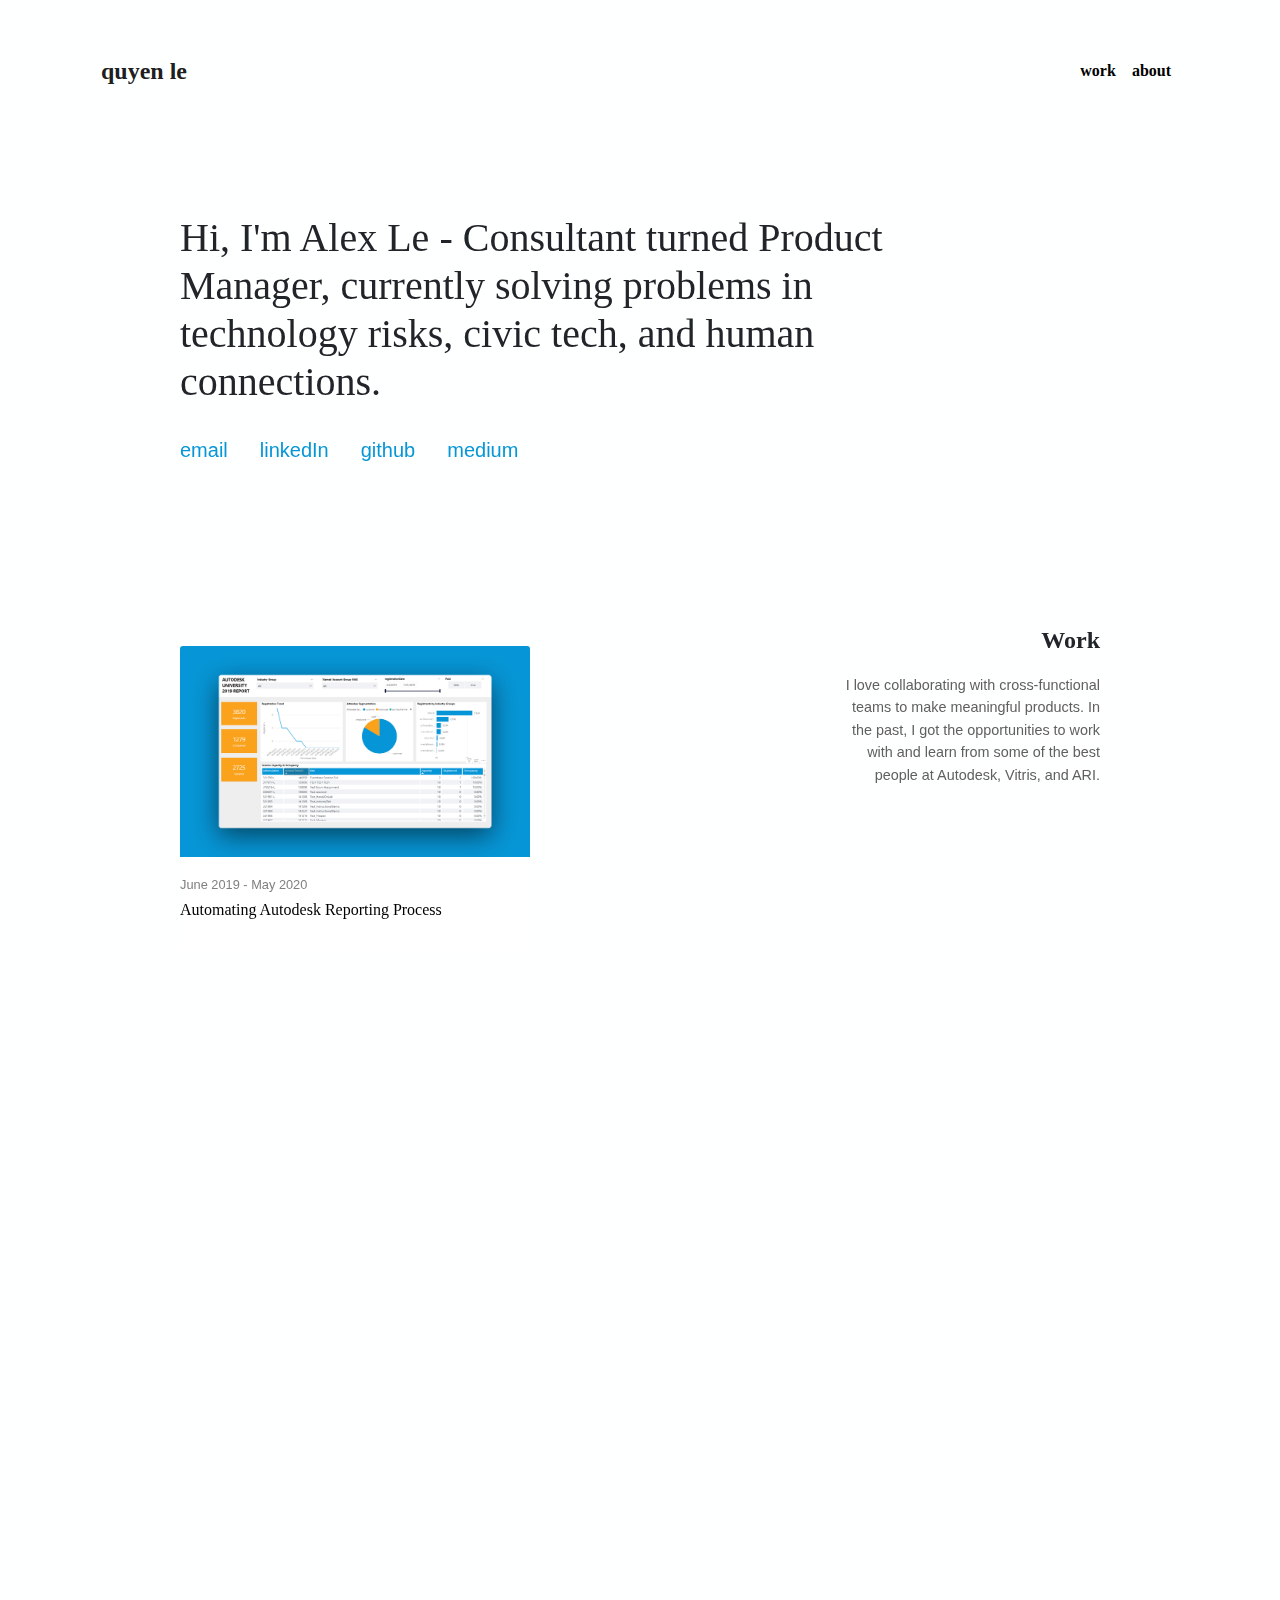
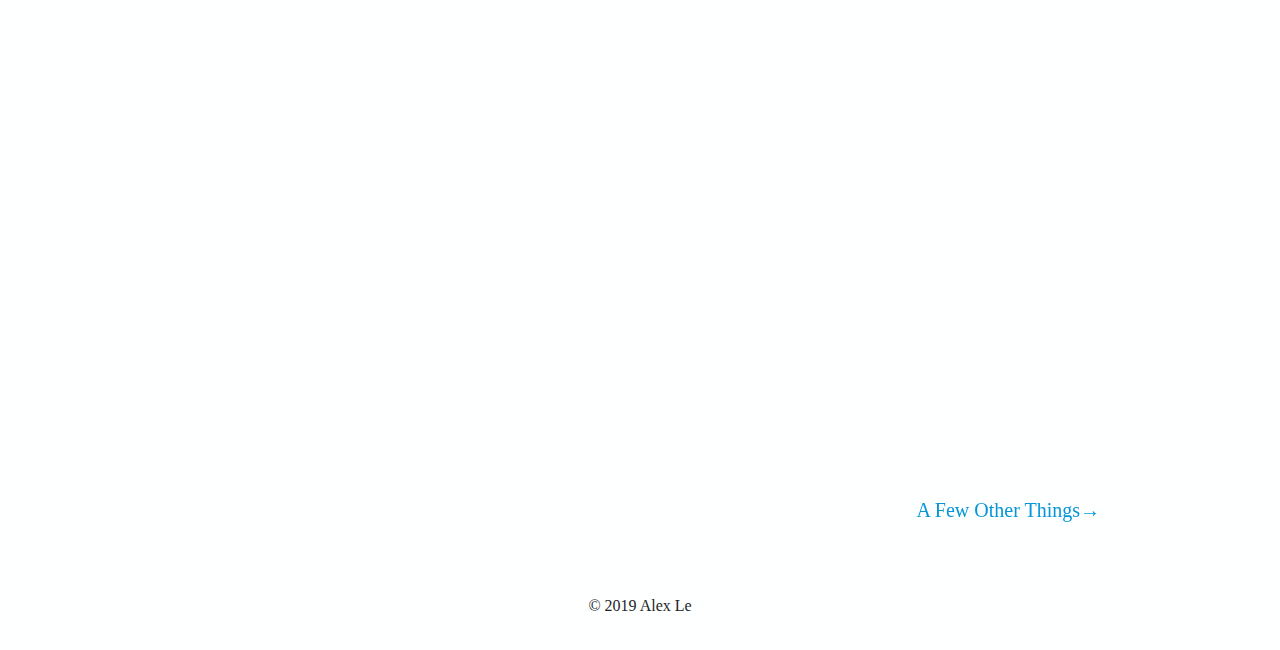
<file: index.html>
<!DOCTYPE html>
<!--[if lt IE 7]>      <html class="no-js lt-ie9 lt-ie8 lt-ie7"> <![endif]-->
<!--[if IE 7]>         <html class="no-js lt-ie9 lt-ie8"> <![endif]-->
<!--[if IE 8]>         <html class="no-js lt-ie9"> <![endif]-->
<!--[if gt IE 8]><!-->
<html class="no-js">
<!--<![endif]-->

<head>
    <meta charset="utf-8">
    <meta http-equiv="X-UA-Compatible" content="IE=edge">
    <meta property="og:image" content="#">
    <title>Quyen Le</title>
    <link rel="icon" href="./media/common/logo.png" type="image/icon type">
    <meta name="description" content="">
    <meta name="viewport" content="width=device-width, initial-scale=1">
    <link rel="stylesheet" href="https://stackpath.bootstrapcdn.com/bootstrap/4.3.1/css/bootstrap.min.css" integrity="sha384-ggOyR0iXCbMQv3Xipma34MD+dH/1fQ784/j6cY/iJTQUOhcWr7x9JvoRxT2MZw1T" crossorigin="anonymous">
    <script src="https://code.jquery.com/jquery-3.3.1.slim.min.js" integrity="sha384-q8i/X+965DzO0rT7abK41JStQIAqVgRVzpbzo5smXKp4YfRvH+8abtTE1Pi6jizo" crossorigin="anonymous"></script>
    <script src="https://cdnjs.cloudflare.com/ajax/libs/popper.js/1.14.7/umd/popper.min.js" integrity="sha384-UO2eT0CpHqdSJQ6hJty5KVphtPhzWj9WO1clHTMGa3JDZwrnQq4sF86dIHNDz0W1" crossorigin="anonymous"></script>
    <script src="https://stackpath.bootstrapcdn.com/bootstrap/4.3.1/js/bootstrap.min.js" integrity="sha384-JjSmVgyd0p3pXB1rRibZUAYoIIy6OrQ6VrjIEaFf/nJGzIxFDsf4x0xIM+B07jRM" crossorigin="anonymous"></script>
    <link rel="stylesheet" href="https://cdnjs.cloudflare.com/ajax/libs/animate.css/3.5.2/animate.min.css">
    <link href="https://unpkg.com/aos@2.3.1/dist/aos.css" rel="stylesheet">
    <link rel="stylesheet" href="style.css">
    <script src="script.js" async defer></script>
    <script src="https://unpkg.com/aos@2.3.1/dist/aos.js"></script>
    <style>
        @import url('https://fonts.googleapis.com/css?family=Open+Sans:300,400,600,700,800&display=swap');
        @import url('https://fonts.googleapis.com/css?family=Lora&display=swap');
    </style>
</head>

<body>
    <section id="navbar">
        <div class="container">
            <nav class="navbar navbar-expand-lg navbar-light">
                <a class="navbar-brand" href="./index.html">quyen le</a>
                <button class="navbar-toggler" type="button" data-toggle="collapse" data-target="#navbarNav" aria-controls="navbarNav" aria-expanded="false" aria-label="Toggle navigation">
                            <span class="navbar-toggler-icon"></span>
                        </button>
                <div class="collapse navbar-collapse" id="navbarNav">
                    <ul class="navbar-nav ml-auto">
                        <li class="nav-item">
                            <a class="nav-link" href="./index.html">work</a>
                        </li>
                        <li class="nav-item">
                            <a class="nav-link" href="./about.html">about</a>
                        </li>
                    </ul>
                </div>
            </nav>
        </div>
    </section>
    <!-- Navbar ends -->
    <section id="intro" class="p-5">
        <div class="container">
            <div class="row">
                <div class="col-0 col-md-1"></div>
                <div class="col-12 col-md-8 intro" data-aos="fade-right">
                    <h1>Hi, I'm Alex Le - Consultant turned Product Manager, currently solving problems in technology risks, civic tech, and human connections.</h1>
                    <div class="contact">
                        <h5 class="contact-items"><a href="mailto:quyenvhle@gmail.com">email</a></h5>
                        <h5 class="contact-items"><a href="https://www.linkedin.com/in/quyenvle/">linkedIn</a></h5>
                        <h5 class="contact-items"><a href="https://github.com/quyenvhle">github</a></h5>
                        <h5 class="contact-items"><a href="https://medium.com/@quyenvhle">medium</a></h5>
                    </div>
                </div>
            </div>
    </section>
    <section id="projects">
        <div class="container">
            <div class="row">
                <div class="col-0 col-md-1"></div>
                <div class="col-12 col-md-4 order-md-1 order-2">
                    <div class="card" data-aos="fade-up-right">
                        <img src="./media/autodesk/au-dashboard.png" class="card-img-top" alt="Autodesk Logo">
                        <div class="card-body project-description">
                            <h6 class="project-tag">June 2019 - May 2020</h6>
                            <a href="projects/au.html">
                                <h6 class="card-title">Automating Autodesk Reporting Process</h6>
                            </a>
                        </div>
                    </div>
                </div>
                <div class="col-0 col-md-3 order-md-2"></div>
                <div class="col-12 col-md-3 order-1 order-md-3" style="text-align:right" data-aos="fade-left">
                    <p class="section-title">Work</p>
                    <p class="section-intro">I love collaborating with cross-functional teams to make meaningful products. In the past, I got the opportunities to work with and learn from some of the best people at Autodesk, Vitris, and ARI.</p>
                </div>
            </div>
            <div class="row" data-aos="fade-up-left">
                <div class="col-0 col-md-6"></div>
                <div class="col-12 col-md-4">
                    <div class="card">
                        <img src="./media/vitris/vitris.png" class="card-img-top" alt="Vitris Logo">
                        <div class="card-body project-description">
                            <h6 class="project-tag" style="text-align:right">August 2018 - February 2019</h6>
                            <a href="projects/vitris.html">
                                <h6 class="card-title" style="text-align:right">Expediting Website Creation For Vitris</h6>
                            </a>
                        </div>
                    </div>
                </div>
            </div>
            <div class="row">
                <div class="col-0 col-md-2"></div>
                <div class="col-12 col-md-4">
                    <div class="card" data-aos="fade-up">
                        <img src="./media/ari/ari.png" class="card-img-top " alt="Autodesk Logo ">
                        <div class="card-body project-description ">
                            <h6 class="project-tag">August 2018 - December 2018</h6>
                            <a href="projects/ari.html">
                                <h6 class="card-title ">Transforming ARI Fleet Management</h6>
                            </a>
                        </div>
                    </div>
                </div>
            </div>
        </div>
    </section>

    <section id="competitions">
        <div class="container">
            <div class="row ">
                <div class="col-0 col-md-1"></div>
                <div class="col-12 col-md-3" data-aos="fade-right">
                    <p class="section-title ">Competitions</p>
                    <p class="section-intro ">I also aspire to grow through case competitions and student challenges. During my 4-year "career" of a case team leader, I participated in 13 competitions and placed in 8 of them.</p>
                </div>
                <div class="col-0 col-md-3"></div>
                <div class="col-12 col-md-4">
                    <div class="card " data-aos="fade-up-left">
                        <img src="./media/alexion/alexion.png " class="card-img-top " alt="Autodesk Logo ">
                        <div class="card-body project-description ">
                            <h6 class="project-tag" style="text-align:right ">April 2019 - 1st Place - National</h6>
                            <a href="projects/alexion.html">
                                <h6 class="card-title " style="text-align:right ">Money in Healthcare</h6>
                            </a>
                        </div>
                    </div>
                </div>
            </div>
            <div class="row">
                <div class="col-0 col-md-3"></div>
                <div class="col-12 col-md-4">
                    <div class="card" data-aos="fade-up">
                        <img src="./media/target/target.png" class="card-img-top" alt="Autodesk Logo ">
                        <div class="card-body project-description">
                            <h6 class="project-tag">April 2019 - 1st Place - University</h6>
                            <a href="projects/target.html">
                                <h6 class="card-title">Winning The Back-to-College Season</h6>
                            </a>
                        </div>
                    </div>
                </div>
            </div>
        </div>
    </section>

    <section id="side-projects">
        <div class="container">
            <div class="row ">
                <div class="col-0 col-md-1 order-md-1"></div>
                <div class="col-12 col-md-4 order-md-2 order-2">
                    <div class="card" data-aos="fade-up-right">
                        <img src="./media/sidekick/sidekick.png" class="card-img-top " alt="Sidekick logo">
                        <div class="card-body project-description ">
                            <h6 class="project-tag">October 2020 - present</h6>
                            <a href="https://www.youtube.com/watch?v=SCc1341ImmE&feature=youtu.be">
                                <h6 class="card-title ">Fostering personal relationships with Sidekick</h6>
                            </a>
                        </div>
                    </div>
                </div>
                <div class="col-0 col-md-3 order-md-3"></div>
                <div class="col-12 col-md-3 order-md-4 order-1" style="text-align:right" data-aos="fade-left">
                    <p class="section-title ">Projects</p>
                    <p class="section-intro ">Hustling and bustling through projects is another favorite thing. From finding ways to improve existing products to running my own bakery, I'm always in the process of iterating for the better.</p>
                </div>
            </div>
            <div class="row">
                <div class="col-0 col-md-6"></div>
                <div class="col-12 col-md-4">
                    <div class="card" data-aos="fade-up">
                        <img src="./media/hyphen/hyphen.png" class="card-img-top " alt="Autodesk Logo ">
                        <div class="card-body project-description ">
                            <h6 class="project-tag" style="text-align:right ">September 2019 - December 2019</h6>
                            <a href="projects/hyphen.html">
                                <h6 class="card-title " style="text-align:right ">Showcasing Choreographies with Hyphen</h6>
                            </a>
                        </div>
                    </div>
                </div>
            </div>
        </div>
    </section>

    <section id="archived">
        <div class="container">
            <div class="row">
                <div class="col-5 col-md-6">
                </div>
                <div class="col-7 col-md-5 archived" style="text-align:right">
                    <h5><a href="./projects/archived.html">A Few Other Things</a>&rarr;</h5>
                </div>
                <div class="col-0 col-md-1">
                </div>
            </div>
    </section>

    <section id="footer">
        <div class="container">
            <div class="row justify-content-center">
                <p>© 2019 Alex Le</p>
            </div>
        </div>
    </section>
    <script>
        AOS.init();
    </script>
</body>

</html>
</file>
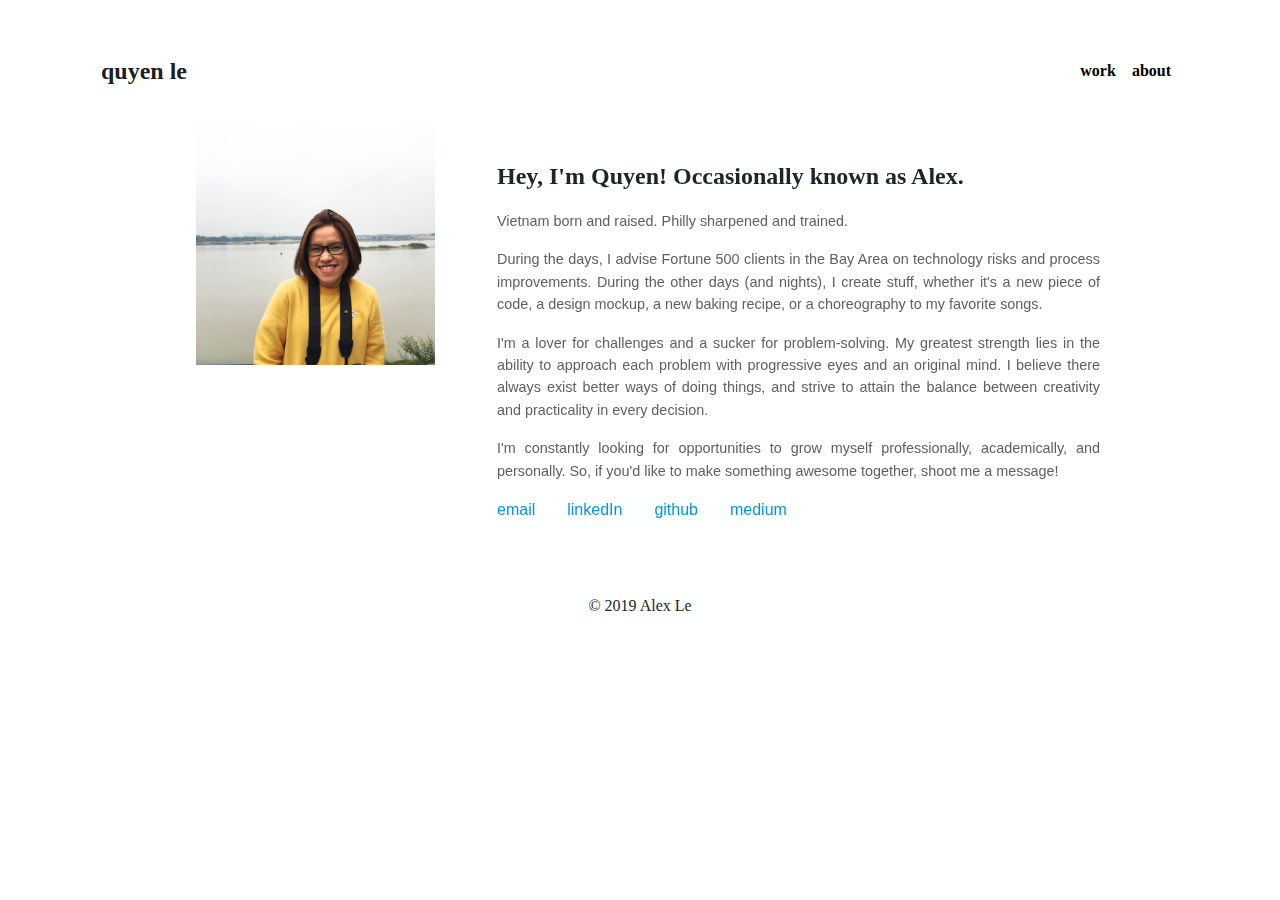
<file: about.html>
<!DOCTYPE html>
<!--[if lt IE 7]>      <html class="no-js lt-ie9 lt-ie8 lt-ie7"> <![endif]-->
<!--[if IE 7]>         <html class="no-js lt-ie9 lt-ie8"> <![endif]-->
<!--[if IE 8]>         <html class="no-js lt-ie9"> <![endif]-->
<!--[if gt IE 8]><!-->
<html class="no-js">
<!--<![endif]-->

<head>
    <meta charset="utf-8">
    <meta http-equiv="X-UA-Compatible" content="IE=edge">
    <meta property="og:image" content="#">
    <title>About</title>
    <link rel="icon" href="./media/common/logo.png" type="image/icon type">
    <meta name="description" content="">
    <meta name="viewport" content="width=device-width, initial-scale=1">
    <link rel="stylesheet" href="https://stackpath.bootstrapcdn.com/bootstrap/4.3.1/css/bootstrap.min.css" integrity="sha384-ggOyR0iXCbMQv3Xipma34MD+dH/1fQ784/j6cY/iJTQUOhcWr7x9JvoRxT2MZw1T" crossorigin="anonymous">
    <script src="https://code.jquery.com/jquery-3.3.1.slim.min.js" integrity="sha384-q8i/X+965DzO0rT7abK41JStQIAqVgRVzpbzo5smXKp4YfRvH+8abtTE1Pi6jizo" crossorigin="anonymous"></script>
    <script src="https://cdnjs.cloudflare.com/ajax/libs/popper.js/1.14.7/umd/popper.min.js" integrity="sha384-UO2eT0CpHqdSJQ6hJty5KVphtPhzWj9WO1clHTMGa3JDZwrnQq4sF86dIHNDz0W1" crossorigin="anonymous"></script>
    <script src="https://stackpath.bootstrapcdn.com/bootstrap/4.3.1/js/bootstrap.min.js" integrity="sha384-JjSmVgyd0p3pXB1rRibZUAYoIIy6OrQ6VrjIEaFf/nJGzIxFDsf4x0xIM+B07jRM" crossorigin="anonymous"></script>
    <link rel="stylesheet" href="https://cdnjs.cloudflare.com/ajax/libs/animate.css/3.5.2/animate.min.css">
    <link href="https://unpkg.com/aos@2.3.1/dist/aos.css" rel="stylesheet">
    <link rel="stylesheet" href="style.css">
    <script src="script.js" async defer></script>
    <script src="https://unpkg.com/aos@2.3.1/dist/aos.js"></script>
    <style>
        @import url('https://fonts.googleapis.com/css?family=Open+Sans:300,400,600,700,800&display=swap');
        @import url('https://fonts.googleapis.com/css?family=Lora&display=swap');
    </style>
</head>

<body>
    <section id="navbar">
        <div class="container">
            <nav class="navbar navbar-expand-lg navbar-light">
                <a class="navbar-brand" href="./index.html">quyen le</a>
                <button class="navbar-toggler" type="button" data-toggle="collapse" data-target="#navbarNav" aria-controls="navbarNav" aria-expanded="false" aria-label="Toggle navigation">
                            <span class="navbar-toggler-icon"></span>
                        </button>
                <div class="collapse navbar-collapse" id="navbarNav">
                    <ul class="navbar-nav ml-auto">
                        <li class="nav-item">
                            <a class="nav-link" href="./index.html">work</a>
                        </li>
                        <li class="nav-item">
                            <a class="nav-link" href="./about.html">about</a>
                        </li>
                    </ul>
                </div>
            </nav>
        </div>
    </section>
    <!-- Navbar ends -->
    <section id="about">
        <div class="container">
            <div class="row">
                <div class="col-md-1"></div>
                <div class="col-md-3" data-aos="fade-up-right">
                    <img src="media/common/profile-pic.jpg" id="propic">
                </div>
                <div class="col-md-7" data-aos="fade-left">
                    <div class="about-detailed">
                        <p class="section-title">Hey, I'm Quyen! Occasionally known as Alex.</p>
                        <p class="section-intro">Vietnam born and raised. Philly sharpened and trained.</p>
                        <p class="section-intro">
                            During the days, I advise Fortune 500 clients in the Bay Area on technology risks and process improvements. During the other days (and nights),
                            I create stuff, whether it's a new piece of code, a design mockup, a new baking recipe, or a choreography to my favorite songs.
                        </p>
                        <p class="section-intro">
                            I'm a lover for challenges and a sucker for problem-solving. My greatest strength lies in the ability to approach each problem with progressive eyes and an original mind.
                            I believe there always exist better ways of doing things, and strive to attain the balance between creativity and practicality in every decision.
                        </p>
                        <p class="section-intro">
                        </p>
                        <p class="section-intro">I'm constantly looking for opportunities to grow myself professionally, academically, and personally. So, if you'd like to make something awesome together, shoot me a message!</p>
                        <p class="contact-items"><a href="mailto:quyenvhle@gmail.com">email</a></p>
                        <p class="contact-items"><a href="https://www.linkedin.com/in/quyenvle/">linkedIn</a></p>
                        <p class="contact-items"><a href="https://github.com/quyenvhle">github</a></p>
                        <p class="contact-items"><a href="https://medium.com/@quyenvhle">medium</a></p>
                    </div>
                </div>
            </div>
        </div>
    </section>
    <section id="footer">
        <div class="container">
            <div class="row justify-content-center">
                <p>© 2019 Alex Le</p>
            </div>
        </div>
    </section>
    <script>
        AOS.init();
    </script>
</body>

</html>
</file>
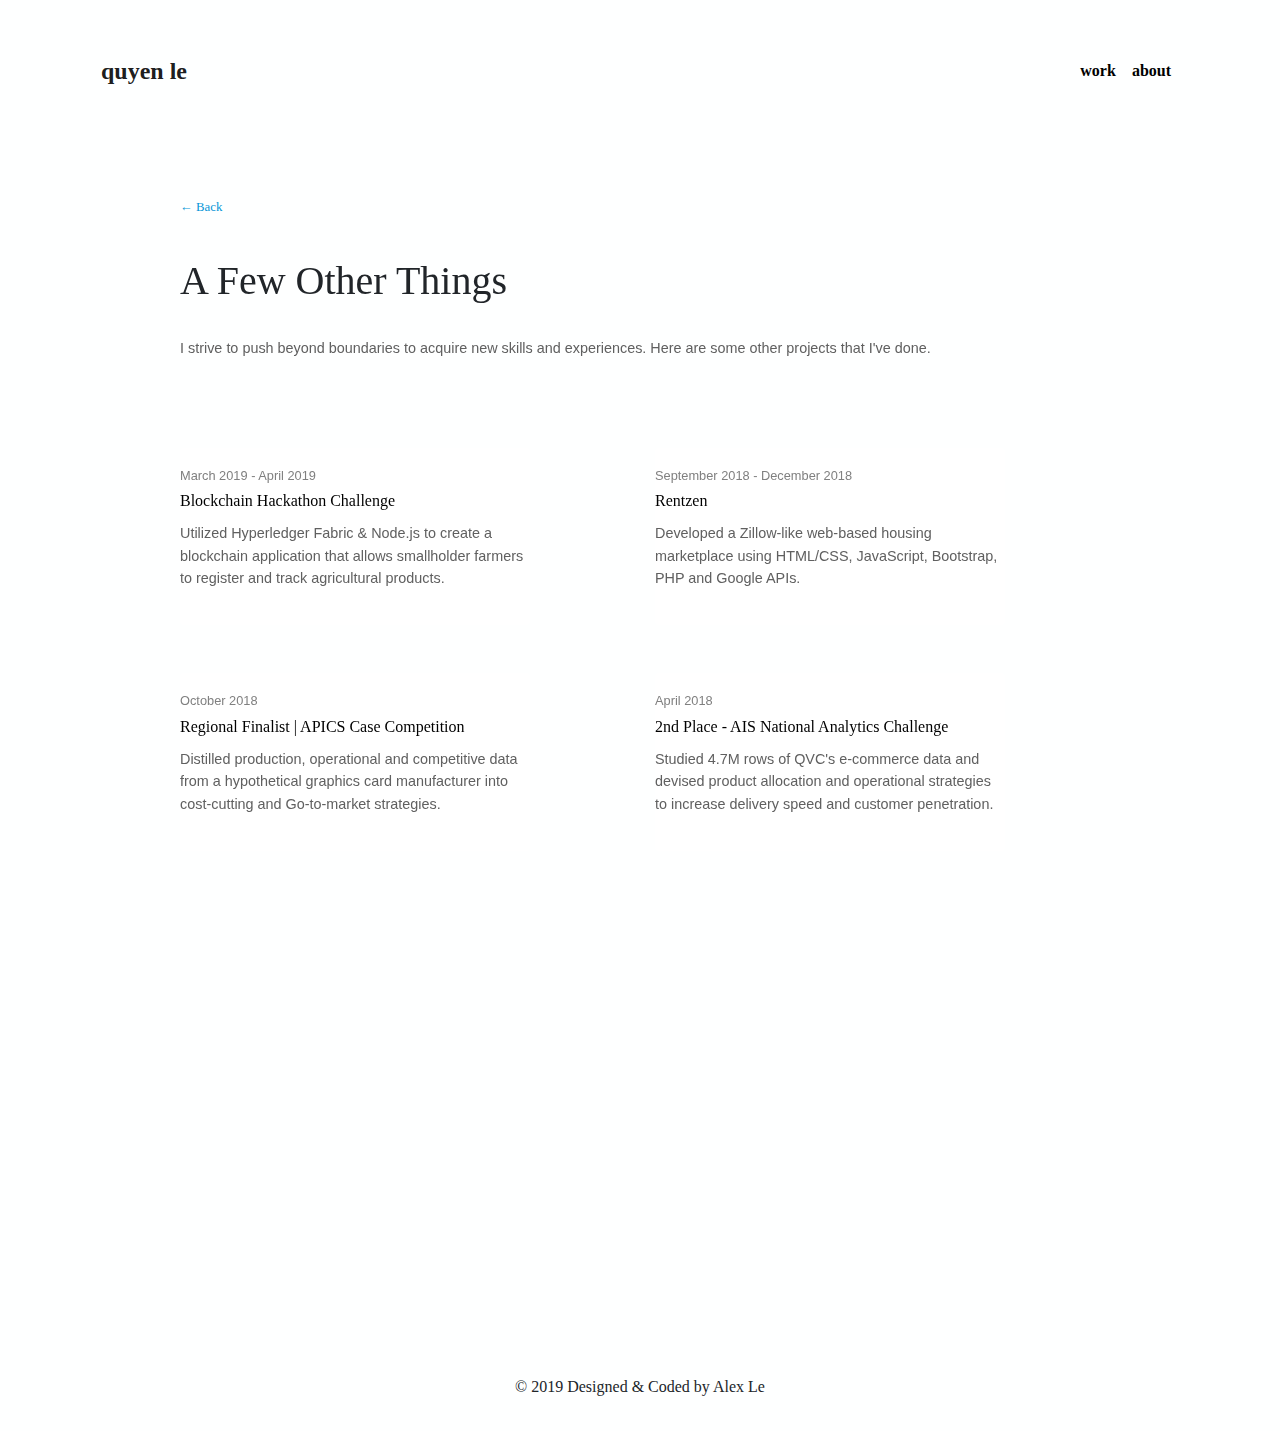
<file: projects/archived.html>
<!DOCTYPE html>
<!--[if lt IE 7]>      <html class="no-js lt-ie9 lt-ie8 lt-ie7"> <![endif]-->
<!--[if IE 7]>         <html class="no-js lt-ie9 lt-ie8"> <![endif]-->
<!--[if IE 8]>         <html class="no-js lt-ie9"> <![endif]-->
<!--[if gt IE 8]><!-->
<html class="no-js">
<!--<![endif]-->

<head>
    <meta charset="utf-8">
    <meta http-equiv="X-UA-Compatible" content="IE=edge">
    <meta property="og:image" content="#">
    <title>A Few Other Things</title>
    <link rel="icon" href="./media/common/logo.png" type="image/icon type">
    <meta name="description" content="">
    <meta name="viewport" content="width=device-width, initial-scale=1">
    <link rel="stylesheet" href="https://stackpath.bootstrapcdn.com/bootstrap/4.3.1/css/bootstrap.min.css" integrity="sha384-ggOyR0iXCbMQv3Xipma34MD+dH/1fQ784/j6cY/iJTQUOhcWr7x9JvoRxT2MZw1T" crossorigin="anonymous">
    <script src="https://code.jquery.com/jquery-3.3.1.slim.min.js" integrity="sha384-q8i/X+965DzO0rT7abK41JStQIAqVgRVzpbzo5smXKp4YfRvH+8abtTE1Pi6jizo" crossorigin="anonymous"></script>
    <script src="https://cdnjs.cloudflare.com/ajax/libs/popper.js/1.14.7/umd/popper.min.js" integrity="sha384-UO2eT0CpHqdSJQ6hJty5KVphtPhzWj9WO1clHTMGa3JDZwrnQq4sF86dIHNDz0W1" crossorigin="anonymous"></script>
    <script src="https://stackpath.bootstrapcdn.com/bootstrap/4.3.1/js/bootstrap.min.js" integrity="sha384-JjSmVgyd0p3pXB1rRibZUAYoIIy6OrQ6VrjIEaFf/nJGzIxFDsf4x0xIM+B07jRM" crossorigin="anonymous"></script>
    <link rel="stylesheet" href="https://cdnjs.cloudflare.com/ajax/libs/animate.css/3.5.2/animate.min.css">
    <link href="https://unpkg.com/aos@2.3.1/dist/aos.css" rel="stylesheet">
    <link rel="stylesheet" href="../style.css">
    <script src="../script.js" async defer></script>
    <script src="https://unpkg.com/aos@2.3.1/dist/aos.js"></script>
    <style>
        @import url('https://fonts.googleapis.com/css?family=Open+Sans:300,400,600,700,800&display=swap');
        @import url('https://fonts.googleapis.com/css?family=Lora&display=swap');
    </style>
</head>

<body>
    <section id="navbar">
        <div class="container">
            <nav class="navbar navbar-expand-lg navbar-light">
                <a class="navbar-brand" href="../index.html">quyen le</a>
                <button class="navbar-toggler" type="button" data-toggle="collapse" data-target="#navbarNav" aria-controls="navbarNav" aria-expanded="false" aria-label="Toggle navigation">
                            <span class="navbar-toggler-icon"></span>
                        </button>
                <div class="collapse navbar-collapse" id="navbarNav">
                    <ul class="navbar-nav ml-auto">
                        <li class="nav-item">
                            <a class="nav-link" href="../index.html">work</a>
                        </li>
                        <li class="nav-item">
                            <a class="nav-link" href="../about.html">about</a>
                        </li>
                    </ul>
                </div>
            </nav>
        </div>
    </section>
    <!-- Navbar ends -->
    <section id="project-header" class="p-5">
        <div class="container">
            <div class="row">
                <div class="col-0 col-md-1">
                </div>
                <div class="col-1 col-md-3">
                    <p class="arrow">&larr; <a href="../index.html">Back</a></p>
                </div>
            </div>
            <br>
            <div class="row">
                <div class="col-0 col-md-1"></div>
                <div class="col-md-9 intro" data-aos="fade-right">
                    <h1>A Few Other Things</h1>
                    <br>
                    <p class="section-intro">I strive to push beyond boundaries to acquire new skills and experiences. Here are some other projects that I've done.</span>
                    </p>
                </div>
            </div>
    </section>

    <section id="archived-projects">
        <div class="container">
            <div class="row">
                <div class="col-0 col-md-1"></div>
                <div class="col-12 col-md-4">
                    <div class="card" data-aos="fade-up">
                        <div class="card-body project-description">
                            <h6 class="project-tag">March 2019 - April 2019</h6>
                            <a href="#">
                                <h6 class="card-title">Blockchain Hackathon Challenge</h6>
                            </a>
                            <p class="section-intro">Utilized Hyperledger Fabric & Node.js to create a blockchain application that allows smallholder farmers to register and track agricultural products.</p>
                        </div>
                    </div>
                </div>
                <div class="col-12 col-md-1"></div>
                <div class="col-12 col-md-4">
                    <div class="card" data-aos="fade-up">
                        <div class="card-body project-description">
                            <h6 class="project-tag">September 2018 - December 2018</h6>
                            <a href="https://github.com/quyenvhle/rent-zen">
                                <h6 class="card-title">Rentzen</h6>
                            </a>
                            <p class="section-intro">Developed a Zillow-like web-based housing marketplace using HTML/CSS, JavaScript, Bootstrap, PHP and Google APIs.</p>
                        </div>
                    </div>
                </div>
            </div>
        </div>
    </section>

    <section id="archived-projects">
        <div class="container">
            <div class="row">
                <div class="col-0 col-md-1"></div>
                <div class="col-12 col-md-4">
                    <div class="card" data-aos="fade-up">
                        <div class="card-body project-description">
                            <h6 class="project-tag">October 2018</h6>
                            <a href="../media/archived/apics2018.pdf">
                                <h6 class="card-title">Regional Finalist | APICS Case Competition</h6>
                            </a>
                            <p class="section-intro">Distilled production, operational and competitive data from a hypothetical graphics card manufacturer into cost-cutting and Go-to-market strategies.</p>
                        </div>
                    </div>
                </div>
                <div class="col-12 col-md-1"></div>
                <div class="col-12 col-md-4">
                    <div class="card" data-aos="fade-up">
                        <div class="card-body project-description">
                            <h6 class="project-tag">April 2018</h6>
                            <a href="../media/archived/ais2018.pdf">
                                <h6 class="card-title">2nd Place - AIS National Analytics Challenge</h6>
                            </a>
                            <p class="section-intro">Studied 4.7M rows of QVC's e-commerce data and devised product allocation and operational strategies to increase delivery speed and customer penetration.</p>
                        </div>
                    </div>
                </div>
            </div>
        </div>
    </section>

    <section id="archived-projects">
        <div class="container">
            <div class="row">
                <div class="col-0 col-md-1"></div>
                <div class="col-12 col-md-4">
                    <div class="card" data-aos="fade-up">
                        <div class="card-body project-description">
                            <h6 class="project-tag">March 2018 - April 2018</h6>
                            <a href="../media/archived/target2018.pdf">
                                <h6 class="card-title">1st Place - Target Case Competition</h6>
                            </a>
                            <p class="section-intro">Researched, developed and pitched a four-part strategy to help Target promote gender-neutrality in the toy industry.</p>
                        </div>
                    </div>
                </div>
                <div class="col-12 col-md-1"></div>
                <div class="col-12 col-md-4">
                    <div class="card" data-aos="fade-up">
                        <div class="card-body project-description">
                            <h6 class="project-tag">February 2018</h6>
                            <a href="../media/archived/pwc2018.pdf">
                                <h6 class="card-title">PWC Case Competition</h6>
                            </a>
                            <p class="section-intro">Formulated an eight-year plan to aid a convenience store chain with its expansion efforts and its move toward automation.</p>
                        </div>
                    </div>
                </div>
            </div>
        </div>
    </section>

    <section id="archived-projects">
        <div class="container">
            <div class="row">
                <div class="col-0 col-md-1"></div>
                <div class="col-12 col-md-4">
                    <div class="card" data-aos="fade-up">
                        <div class="card-body project-description">
                            <h6 class="project-tag">July 2017</h6>
                            <a href="../media/archived/vietnamyoungspikes2017.pdf">
                                <h6 class="card-title">Silver Prize - Vietnam Young Spikes</h6>
                            </a>
                            <p class="section-intro">Devised a five-channel campaign to raise awareness of tourists and coastal locals on plastic pollution and prompt them to take action.</p>
                        </div>
                    </div>
                </div>
                <div class="col-12 col-md-1"></div>
                <div class="col-12 col-md-4">
                    <div class="card" data-aos="fade-up">
                        <div class="card-body project-description">
                            <h6 class="project-tag">November 2016 - December 2016</h6>
                            <a href="https://cuscake.weebly.com/">
                                <h6 class="card-title">Cuscake</h6>
                            </a>
                            <p class="section-intro">Ideated and conceptualized a mobile app that provides customized desserts buying and selling experience for customers and freelance bakers.</p>
                        </div>
                    </div>
                </div>
            </div>
        </div>
    </section>
    <br>
    <br>
    <section id="footer">
        <div class="container ">
            <div class="row justify-content-center ">
                <p>© 2019 Designed & Coded by Alex Le</p>
            </div>
        </div>
    </section>
    <script>
        AOS.init();
    </script>
</body>

</html>
</file>
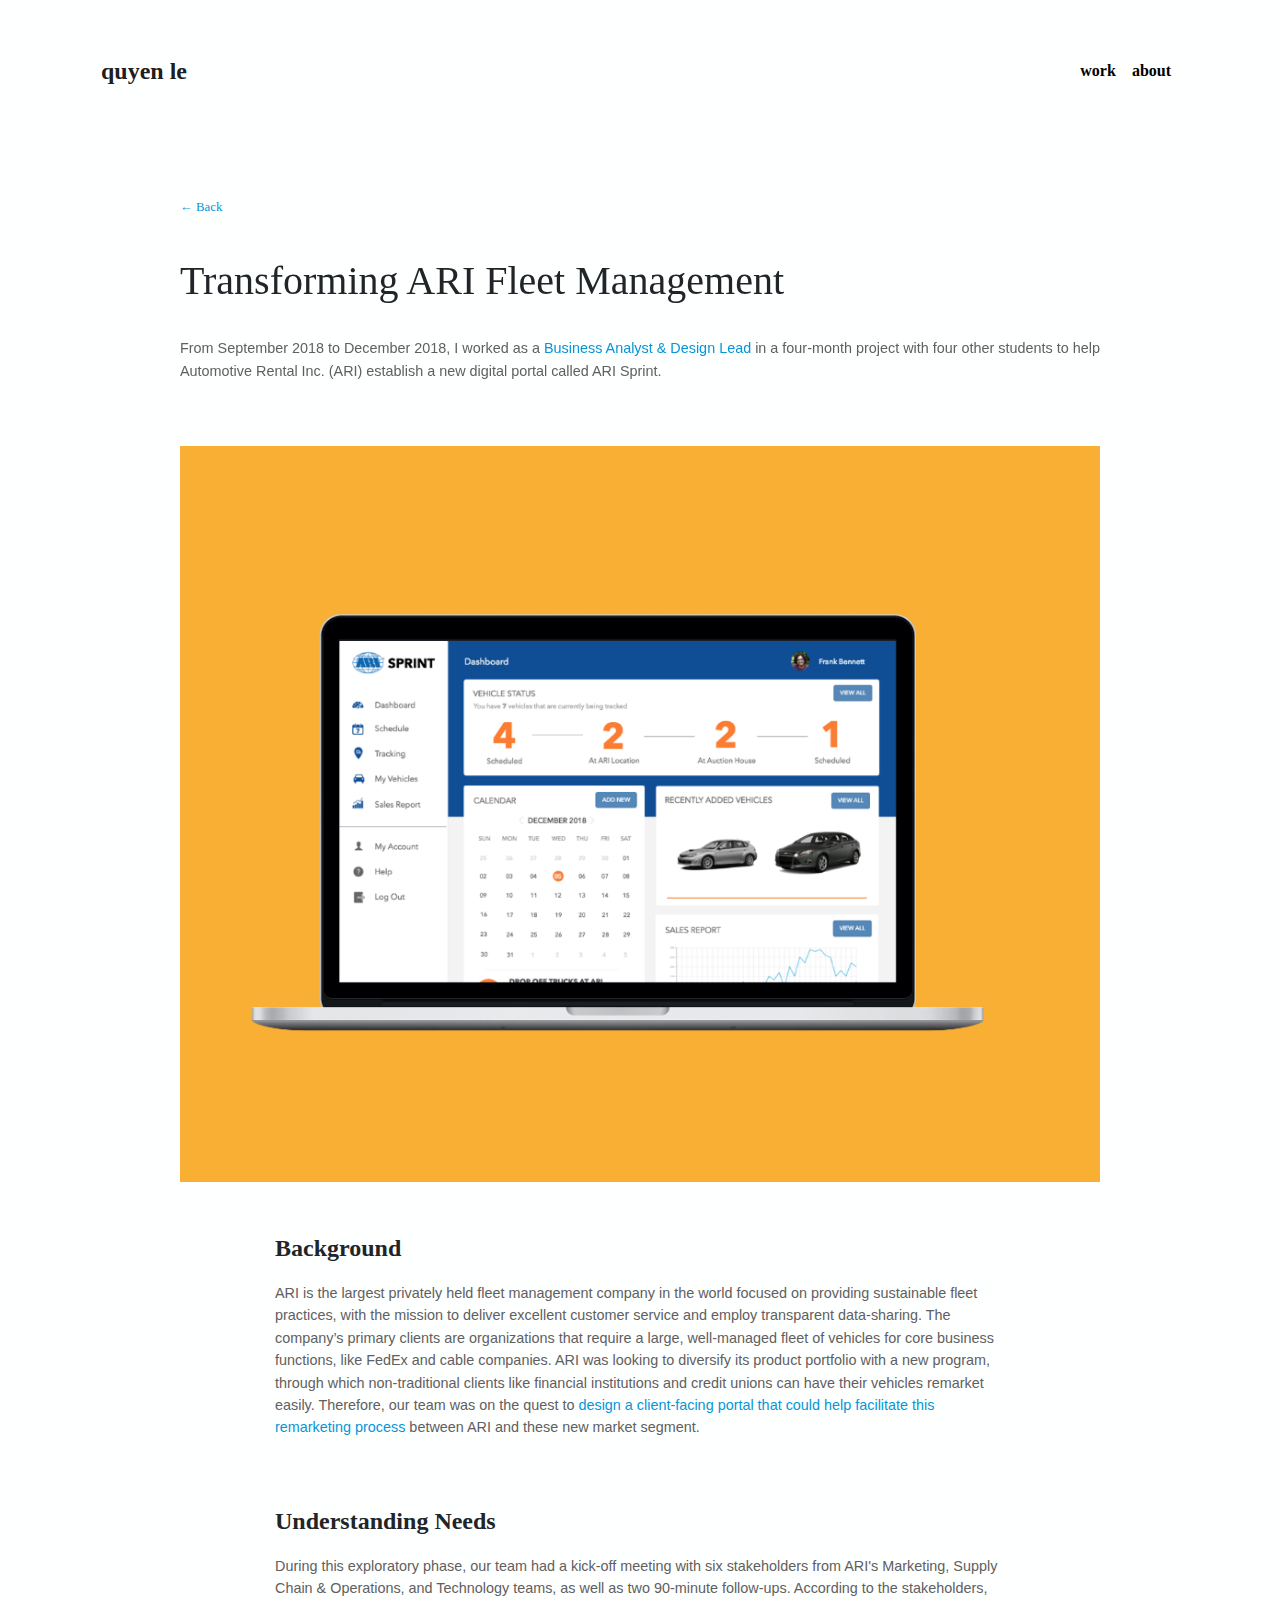
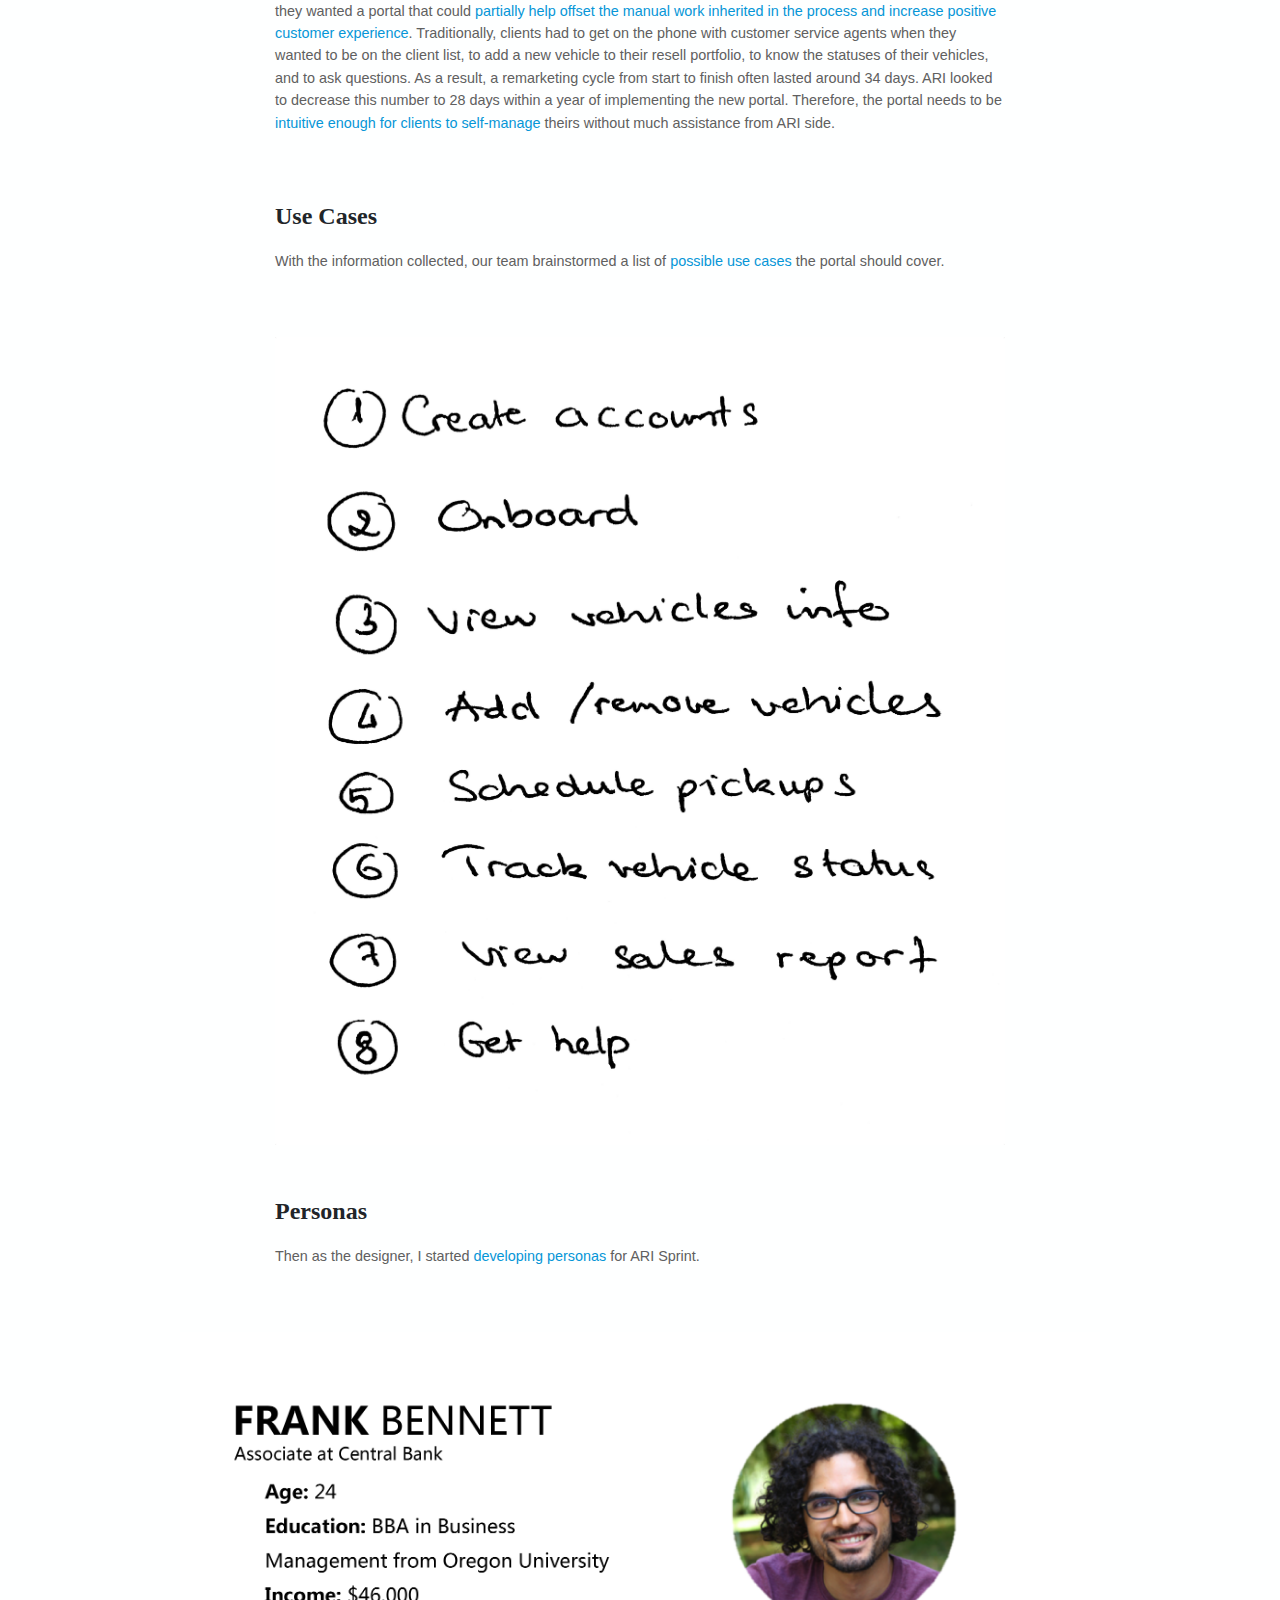
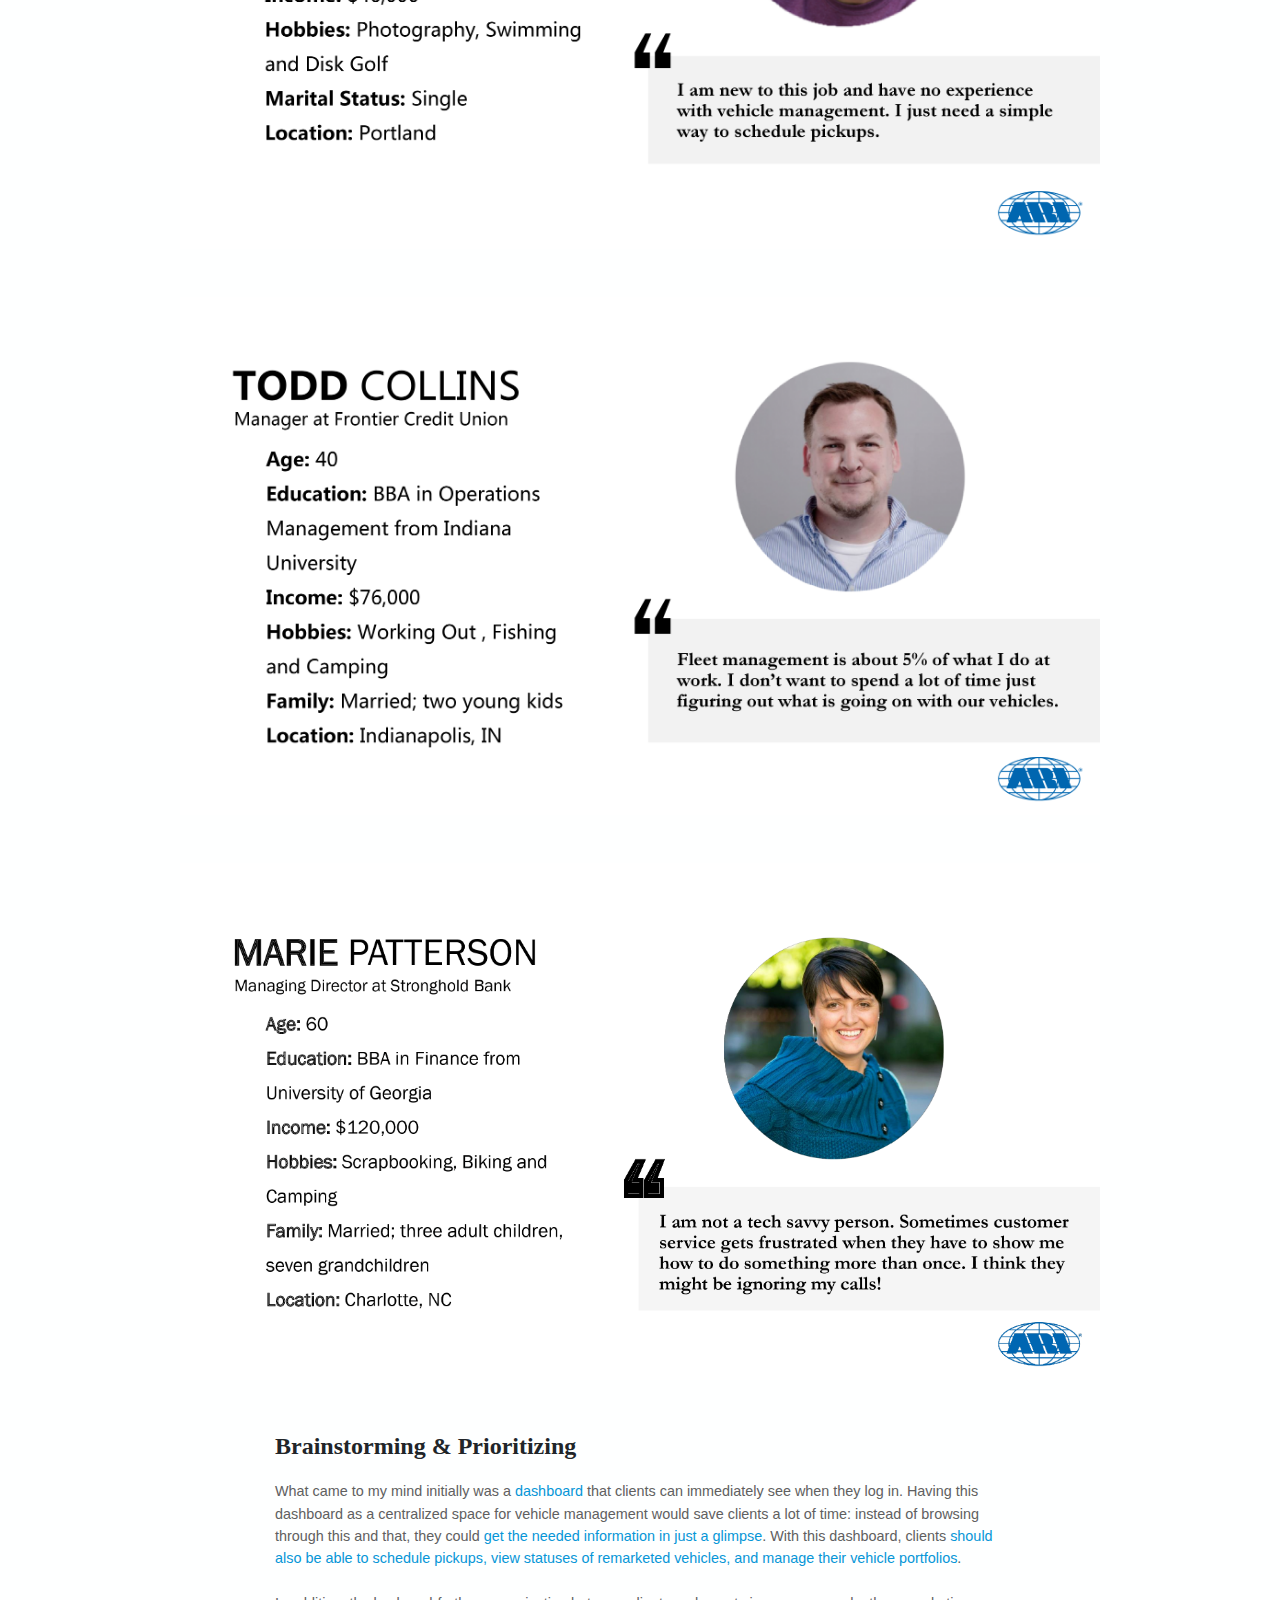
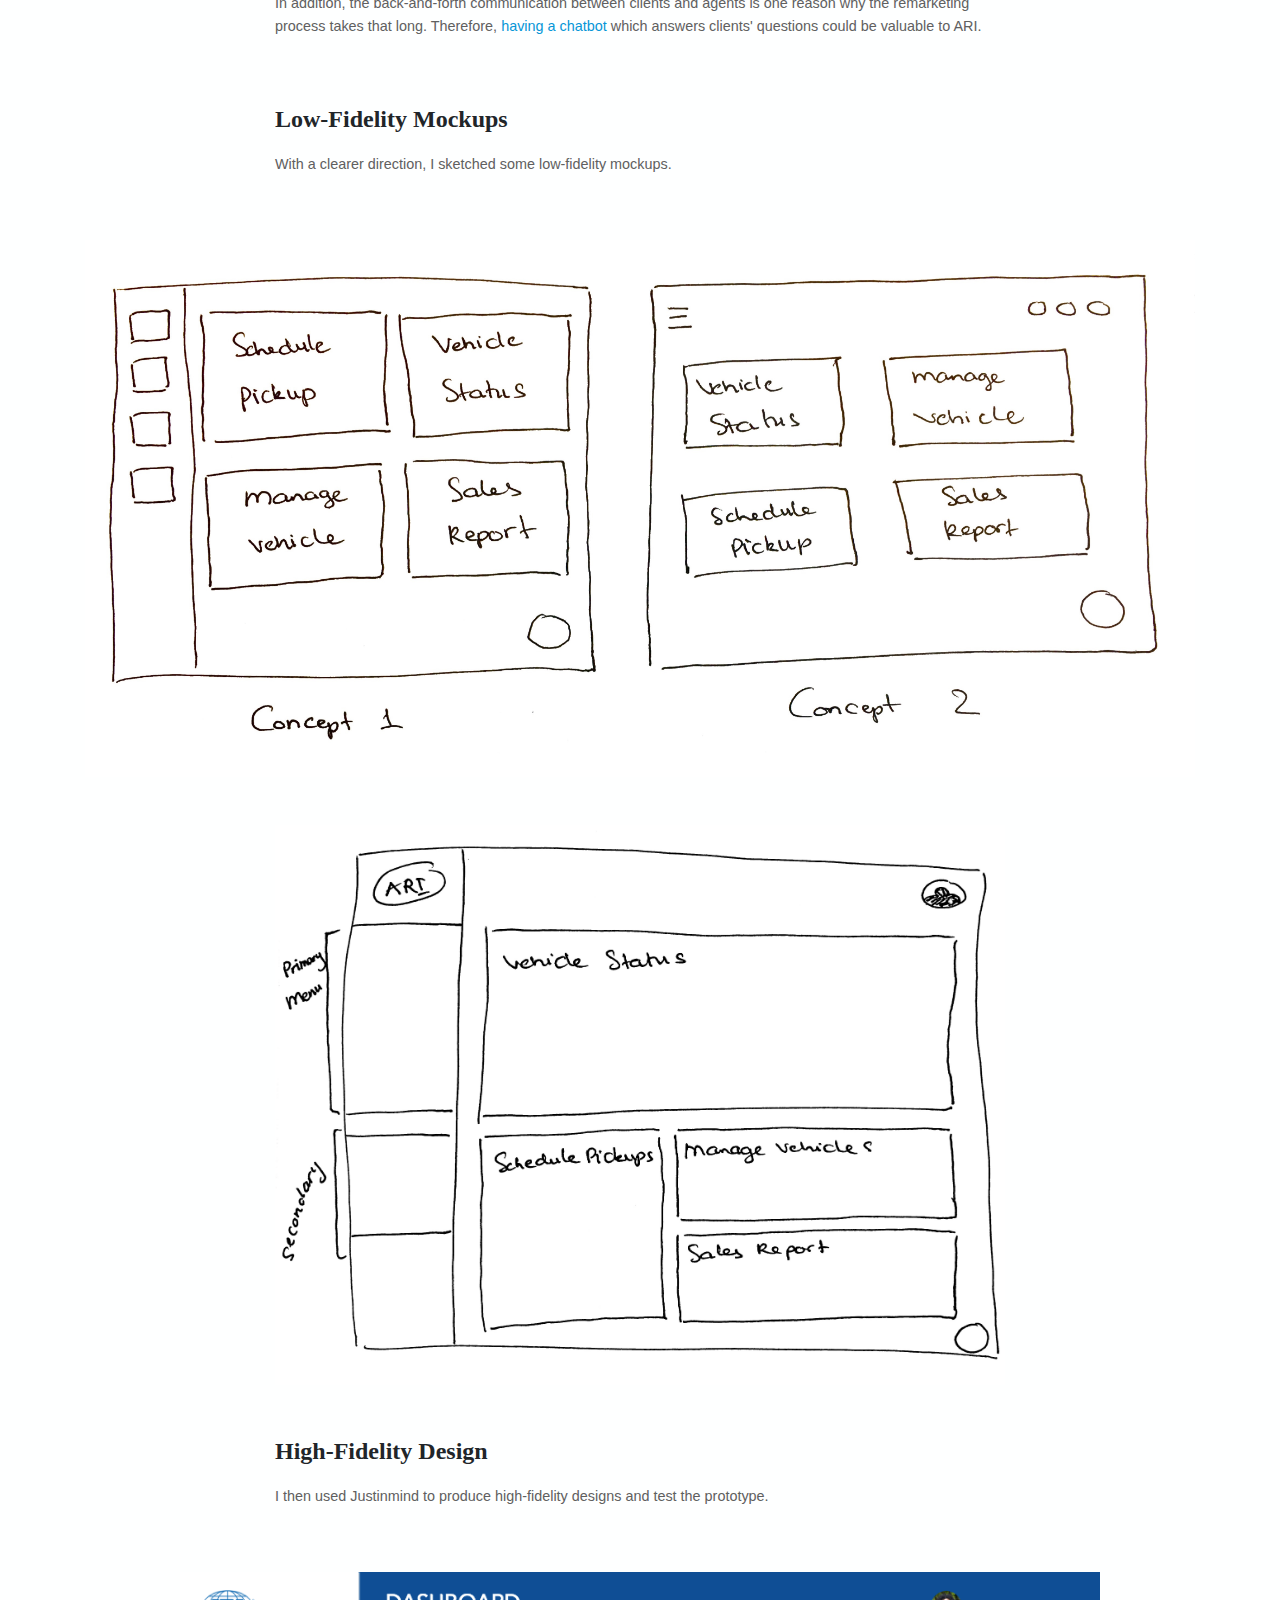
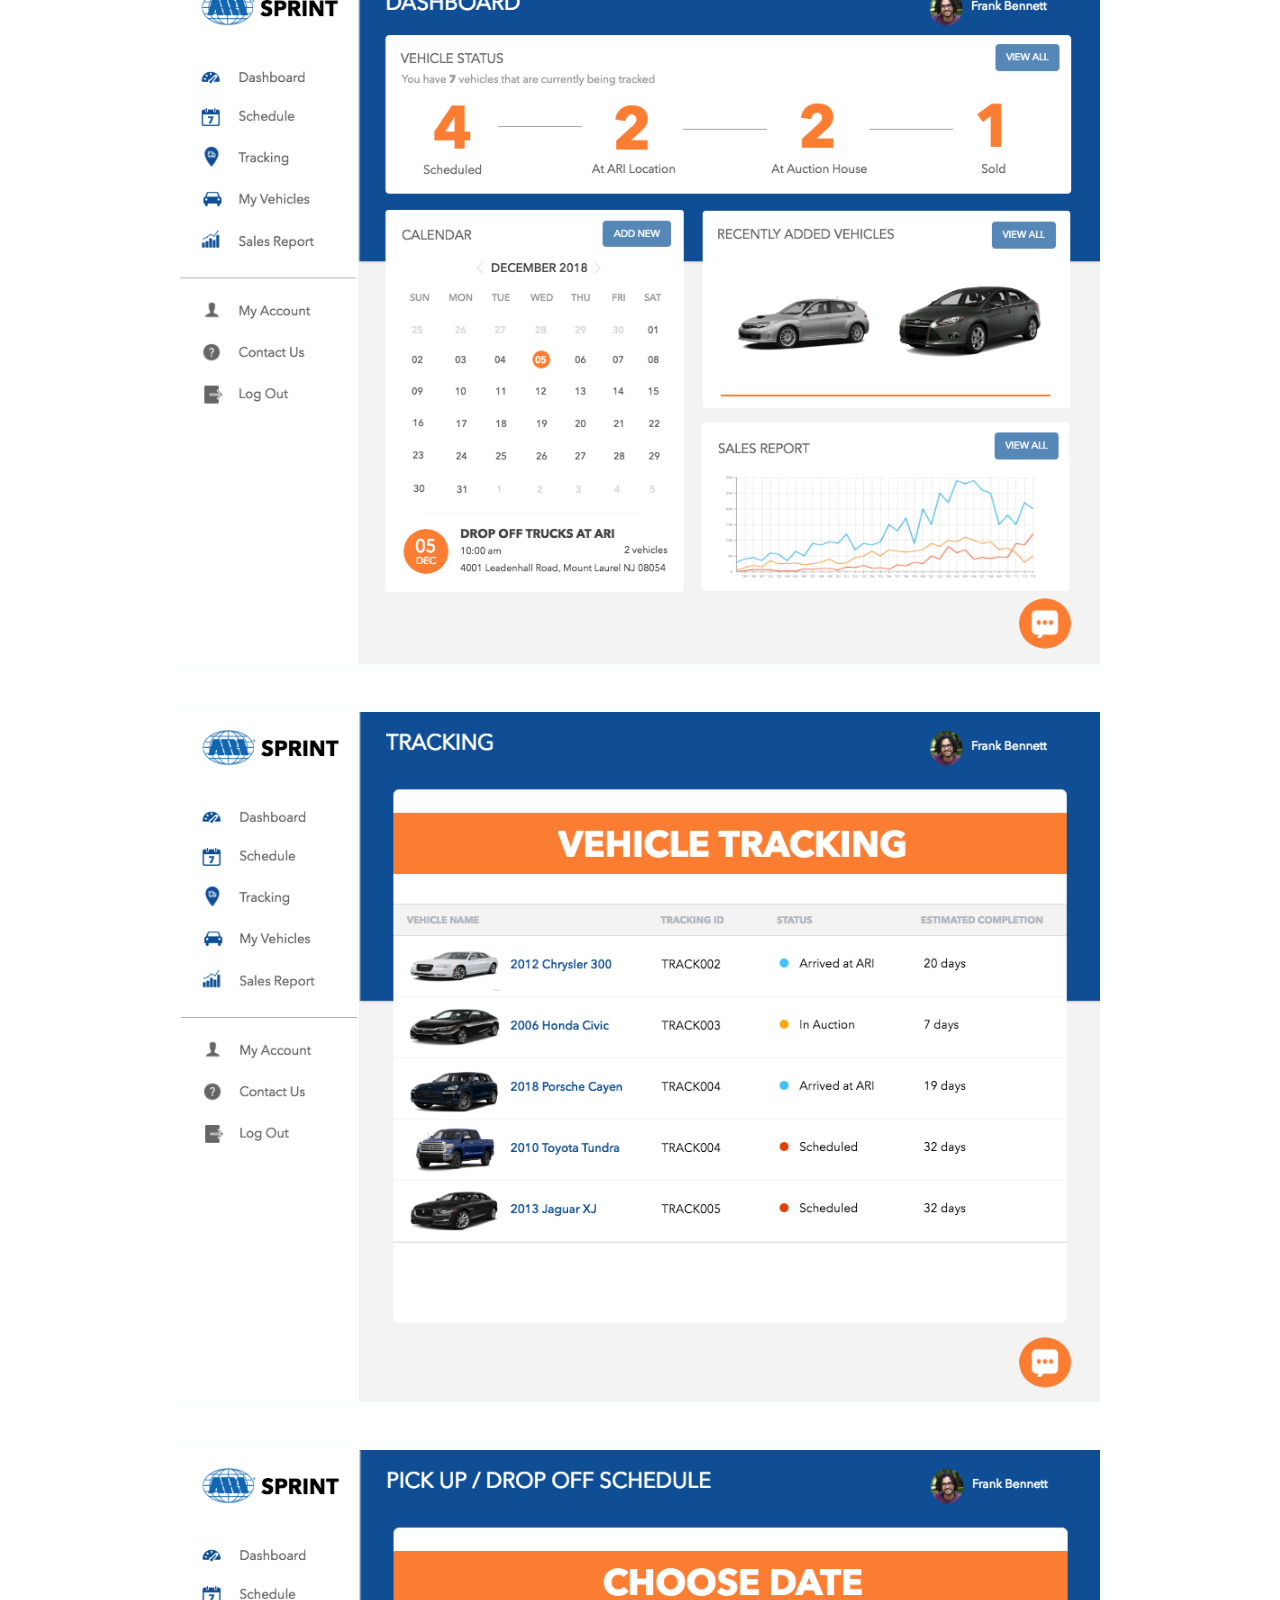
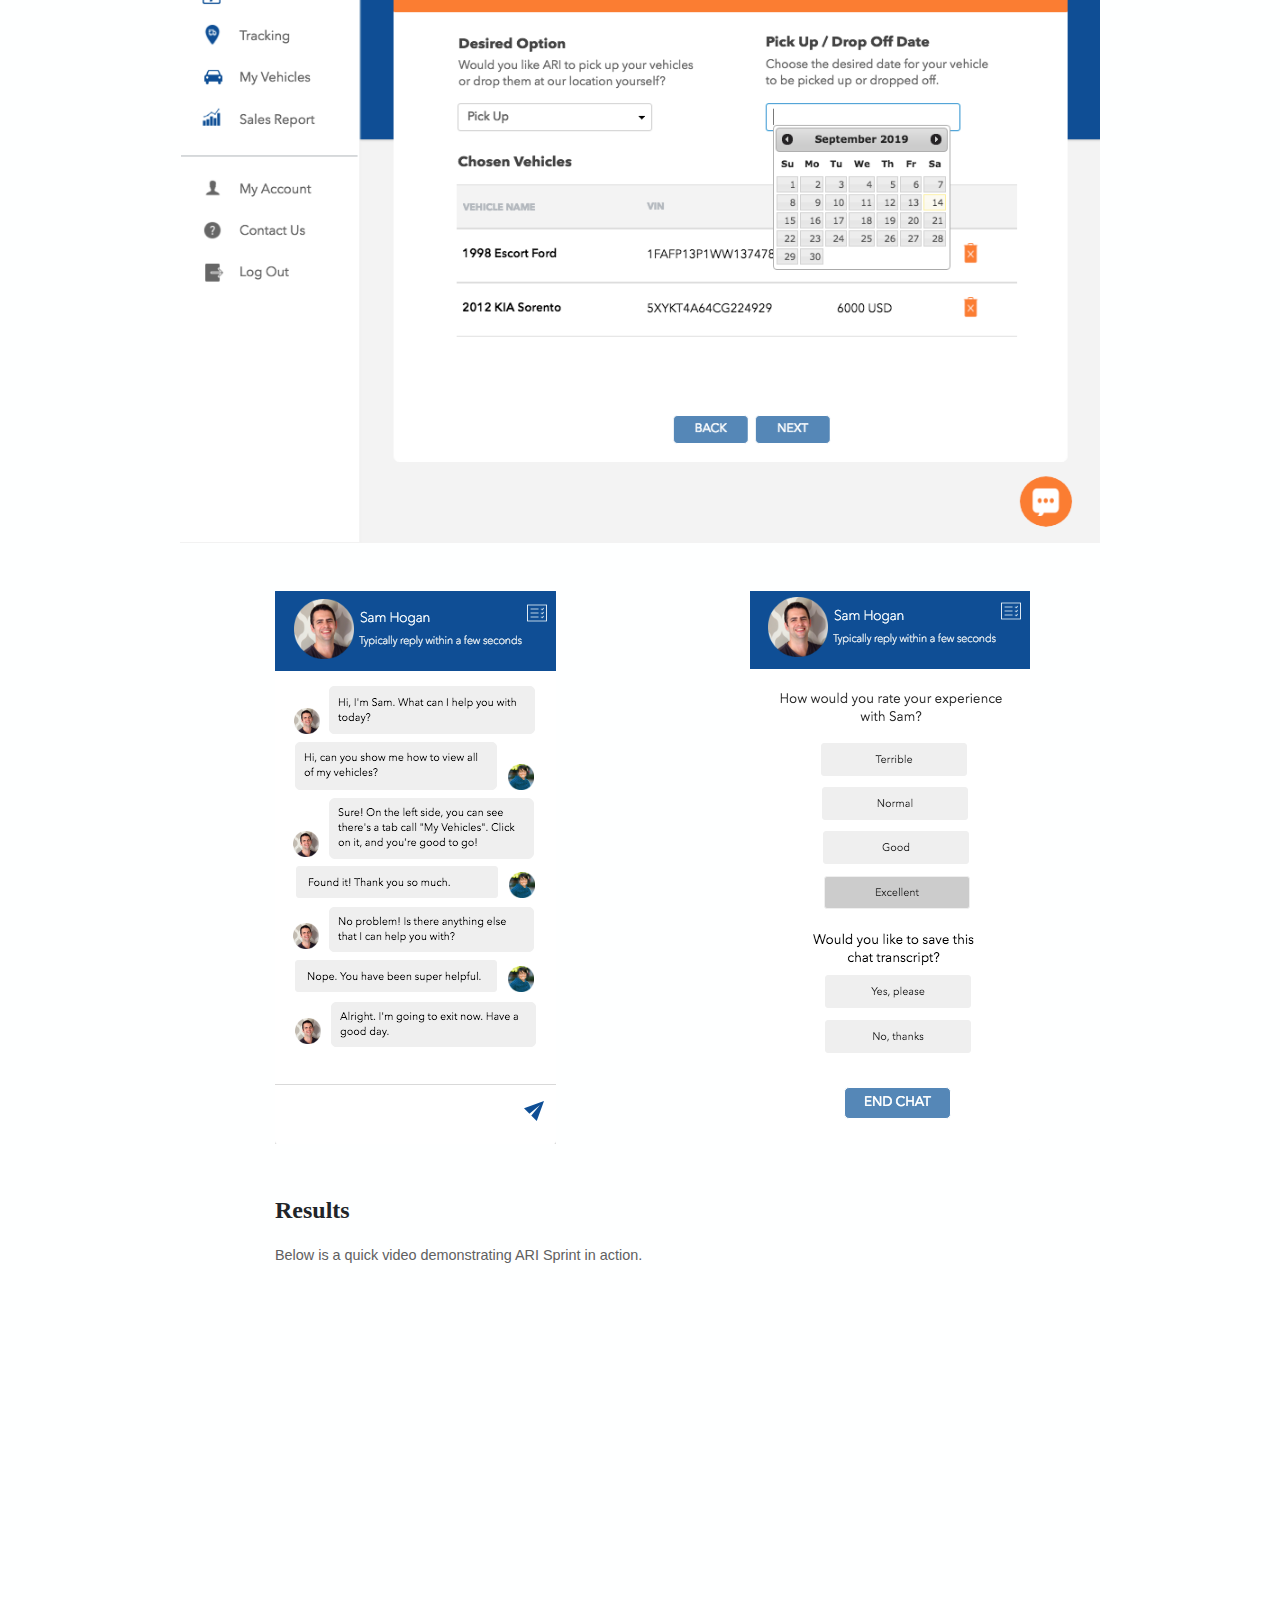
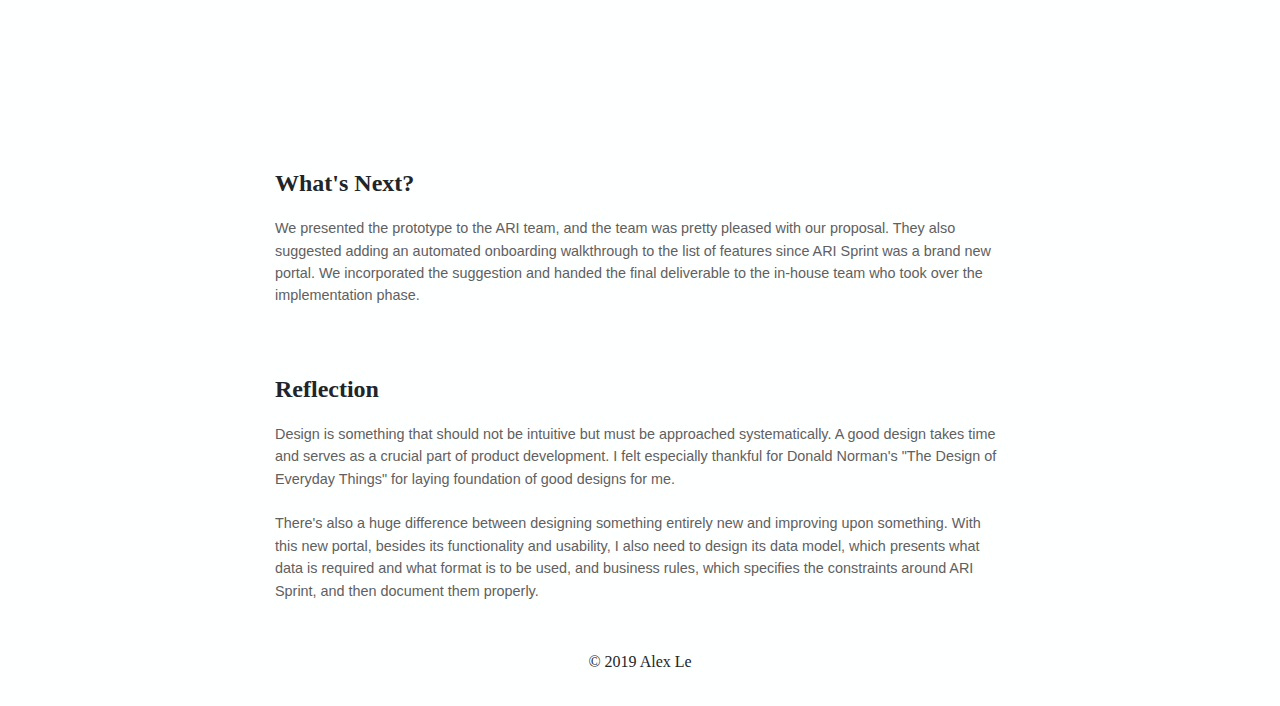
<file: projects/ari.html>
<!DOCTYPE html>
<!--[if lt IE 7]>      <html class="no-js lt-ie9 lt-ie8 lt-ie7"> <![endif]-->
<!--[if IE 7]>         <html class="no-js lt-ie9 lt-ie8"> <![endif]-->
<!--[if IE 8]>         <html class="no-js lt-ie9"> <![endif]-->
<!--[if gt IE 8]><!-->
<html class="no-js">
<!--<![endif]-->

<head>
    <meta charset="utf-8">
    <meta http-equiv="X-UA-Compatible" content="IE=edge">
    <meta property="og:image" content="#">
    <title>Transforming ARI Fleet Management</title>
    <link rel="icon" href="./media/common/logo.png" type="image/icon type">
    <meta name="description" content="">
    <meta name="viewport" content="width=device-width, initial-scale=1">
    <link rel="stylesheet" href="https://stackpath.bootstrapcdn.com/bootstrap/4.3.1/css/bootstrap.min.css" integrity="sha384-ggOyR0iXCbMQv3Xipma34MD+dH/1fQ784/j6cY/iJTQUOhcWr7x9JvoRxT2MZw1T" crossorigin="anonymous">
    <script src="https://code.jquery.com/jquery-3.3.1.slim.min.js" integrity="sha384-q8i/X+965DzO0rT7abK41JStQIAqVgRVzpbzo5smXKp4YfRvH+8abtTE1Pi6jizo" crossorigin="anonymous"></script>
    <script src="https://cdnjs.cloudflare.com/ajax/libs/popper.js/1.14.7/umd/popper.min.js" integrity="sha384-UO2eT0CpHqdSJQ6hJty5KVphtPhzWj9WO1clHTMGa3JDZwrnQq4sF86dIHNDz0W1" crossorigin="anonymous"></script>
    <script src="https://stackpath.bootstrapcdn.com/bootstrap/4.3.1/js/bootstrap.min.js" integrity="sha384-JjSmVgyd0p3pXB1rRibZUAYoIIy6OrQ6VrjIEaFf/nJGzIxFDsf4x0xIM+B07jRM" crossorigin="anonymous"></script>
    <link rel="stylesheet" href="https://cdnjs.cloudflare.com/ajax/libs/animate.css/3.5.2/animate.min.css">
    <link href="https://unpkg.com/aos@2.3.1/dist/aos.css" rel="stylesheet">
    <link rel="stylesheet" href="../style.css">
    <script src="../script.js" async defer></script>
    <script src="https://unpkg.com/aos@2.3.1/dist/aos.js"></script>
    <style>
        @import url('https://fonts.googleapis.com/css?family=Open+Sans:300,400,600,700,800&display=swap');
        @import url('https://fonts.googleapis.com/css?family=Lora&display=swap');
    </style>
</head>

<body>
    <section id="navbar">
        <div class="container">
            <nav class="navbar navbar-expand-lg navbar-light">
                <a class="navbar-brand" href="../index.html">quyen le</a>
                <button class="navbar-toggler" type="button" data-toggle="collapse" data-target="#navbarNav" aria-controls="navbarNav" aria-expanded="false" aria-label="Toggle navigation">
                            <span class="navbar-toggler-icon"></span>
                        </button>
                <div class="collapse navbar-collapse" id="navbarNav">
                    <ul class="navbar-nav ml-auto">
                        <li class="nav-item">
                            <a class="nav-link" href="../index.html">work</a>
                        </li>
                        <li class="nav-item">
                            <a class="nav-link" href="../about.html">about</a>
                        </li>
                    </ul>
                </div>
            </nav>
        </div>
    </section>
    <!-- Navbar ends -->
    <section id="project-header" class="p-5">
        <div class="container">
            <div class="row">
                <div class="col-0 col-md-1">
                </div>
                <div class="col-1 col-md-3">
                    <p class="arrow">&larr; <a href="../index.html">Back</a></p>
                </div>
            </div>
            <br>
            <div class="row">
                <div class="col-0 col-md-1"></div>
                <div class="col-md-10 intro" data-aos="fade-right">
                    <h1>Transforming ARI Fleet Management</h1>
                    <br>
                    <p class="section-intro">From September 2018 to December 2018, I worked as a <span class="highlight">Business Analyst & Design Lead</span> in a four-month project with four other students to help Automotive Rental Inc. (ARI) establish a new digital portal
                        called ARI Sprint.
                    </p>
                </div>
            </div>
    </section>

    <section id="cover-photo">
        <div class="container img-container">
            <div class="row">
                <div class="col-0 col-md-1"></div>
                <div class="col-12 col-md-10">
                    <img src="../media/ari/ari.png" alt="Autodesk University Reporting Dashboard" class="img-fluid">
                </div>
            </div>
        </div>
    </section>

    <section id="problem">
        <div class="container">
            <div class="row">
                <div class="col-0 col-md-2">
                </div>
                <div class="col-12 col-md-8">
                    <p class="section-title">Background</p>
                    <p class="section-intro">ARI is the largest privately held fleet management company in the world focused on providing sustainable fleet practices, with the mission to deliver excellent customer service and employ transparent data-sharing. The company’s primary
                        clients are organizations that require a large, well-managed fleet of vehicles for core business functions, like FedEx and cable companies. ARI was looking to diversify its product portfolio with a new program, through which non-traditional
                        clients like financial institutions and credit unions can have their vehicles remarket easily. Therefore, our team was on the quest to <span class="highlight">design a client-facing portal that could help facilitate this remarketing process</span>                        between ARI and these new market segment.
                    </p>
                </div>
            </div>
        </div>
    </section>

    <section id="problem">
        <div class="container">
            <div class="row">
                <div class="col-0 col-md-2">
                </div>
                <div class=" col-12 col-md-8 ">
                    <p class="section-title ">Understanding Needs</p>
                    <p class="section-intro ">During this exploratory phase, our team had a kick-off meeting with six stakeholders from ARI's Marketing, Supply Chain & Operations, and Technology teams, as well as two 90-minute follow-ups. According to the stakeholders, they wanted
                        a portal that could <span class="highlight">partially help offset the manual work inherited in the process and increase positive customer experience</span>. Traditionally, clients had to get on the phone with customer service agents
                        when they wanted to be on the client list, to add a new vehicle to their resell portfolio, to know the statuses of their vehicles, and to ask questions. As a result, a remarketing cycle from start to finish often lasted around
                        34 days. ARI looked to decrease this number to 28 days within a year of implementing the new portal. Therefore, the portal needs to be <span class="highlight">intuitive enough for clients to self-manage</span> theirs without much
                        assistance from ARI side.
                    </p>
                </div>
            </div>
        </div>
    </section>

    <section id="problem">
        <div class="container">
            <div class="row">
                <div class="col-0 col-md-2"></div>
                <div class="col-md-8 justify-content-center">
                    <p class="section-title">Use Cases</p>
                    <p class="section-intro">With the information collected, our team brainstormed a list of <span class="highlight">possible use cases</span> the portal should cover.</p>
                </div>
            </div>
        </div>
    </section>

    <section id="problem">
        <div class="container">
            <div class="row">
                <div class="col-md-2"></div>
                <div class="col-md-8">
                    <img src="../media/ari/use-cases.jpg" alt="Feedback from Autodesk employees" class="img-fluid">
                </div>
            </div>
        </div>
    </section>

    <section id="problem">
        <div class="container">
            <div class="row">
                <div class="col-0 col-md-2"></div>
                <div class="col-md-8 justify-content-center">
                    <p class="section-title">Personas</p>
                    <p class="section-intro">Then as the designer, I started <span class="highlight">developing personas</span> for ARI Sprint.</p>
                </div>
            </div>
        </div>
    </section>

    <section id="problem">
        <div class="container">
            <div class="row">
                <div class="col-md-1"></div>
                <div class="col-md-10">
                    <img src="../media/ari/persona-1.png" alt="Persona 1 - Newbie that needs a way to schedule pickups" class="img-fluid">
                </div>
            </div>
        </div>
    </section>

    <section id="problem">
        <div class="container">
            <div class="row">
                <div class="col-md-1"></div>
                <div class="col-md-10">
                    <img src="../media/ari/persona-2.png" alt="Persona 2 - Manager who has no time for fleet management" class="img-fluid">
                </div>
            </div>
        </div>
    </section>

    <section id="problem">
        <div class="container">
            <div class="row">
                <div class="col-md-1"></div>
                <div class="col-md-10">
                    <img src="../media/ari/persona-3.png" alt="Persona 3 - Managing Director who is not tech-savvy" class="img-fluid">
                </div>
            </div>
        </div>
    </section>

    <section id="problem">
        <div class="container ">
            <div class="row ">
                <div class="col-0 col-md-2 ">
                </div>
                <div class=" col-12 col-md-8 ">
                    <p class="section-title ">Brainstorming & Prioritizing</p>
                    <p class="section-intro ">What came to my mind initially was a <span class="highlight">dashboard</span> that clients can immediately see when they log in. Having this dashboard as a centralized space for vehicle management would save clients a lot of time:
                        instead of browsing through this and that, they could <span class="highlight">get the needed information in just a glimpse</span>. With this dashboard, clients <span class="highlight">should also be able to schedule pickups, view statuses of remarketed vehicles, and manage their vehicle
                        portfolios</span>.
                        <br><br>In addition, the back-and-forth communication between clients and agents is one reason why the remarketing process takes that long. Therefore, <span class="highlight">having a chatbot</span> which answers clients' questions
                        could be valuable to ARI.
                    </p>
                </div>
            </div>
        </div>
    </section>

    <section id="problem">
        <div class="container ">
            <div class="row ">
                <div class="col-0 col-md-2">
                </div>
                <div class=" col-12 col-md-8 ">
                    <p class="section-title ">Low-Fidelity Mockups</p>
                    <p class="section-intro ">With a clearer direction, I sketched some low-fidelity mockups.</p>
                </div>
            </div>
        </div>
    </section>

    <section id="problem">
        <div class="container">
            <div class="row">
                <div class="col-12 col-md-12">
                    <img src="../media/ari/concept-draft.jpg" alt="ARI Sprint dashboard draft concepts" class="img-fluid ">
                </div>
            </div>
        </div>
    </section>

    <section id="problem">
        <div class="container">
            <div class="row">
                <div class="col-0 col-md-2"></div>
                <div class="col-0 col-md-8">
                    <img src="../media/ari/concept-final.jpg" alt="ARI Sprint dashboard final concept" class="img-fluid ">
                </div>
            </div>
        </div>
    </section>

    <section id="problem">
        <div class="container ">
            <div class="row ">
                <div class="col-0 col-md-2 ">
                </div>
                <div class=" col-12 col-md-8 ">
                    <p class="section-title ">High-Fidelity Design</p>
                    <p class="section-intro ">I then used Justinmind to produce high-fidelity designs and test the prototype.
                    </p>
                </div>
            </div>
        </div>
    </section>

    <section id="problem">
        <div class="container">
            <div class="row">
                <div class="col-0 col-md-1"></div>
                <div class="col-0 col-md-10">
                    <img src="../media/ari/dashboard.png" alt="ARI Sprint dashboard" class="img-fluid ">
                </div>
            </div>
        </div>
    </section>

    <section id="problem">
        <div class="container">
            <div class="row">
                <div class="col-0 col-md-1"></div>
                <div class="col-0 col-md-10">
                    <img src="../media/ari/status.png" alt="ARI Sprint dashboard" class="img-fluid ">
                </div>
            </div>
        </div>
    </section>

    <section id="problem">
        <div class="container">
            <div class="row">
                <div class="col-0 col-md-1"></div>
                <div class="col-0 col-md-10">
                    <img src="../media/ari/pickup.png" alt="ARI Sprint dashboard" class="img-fluid ">
                </div>
            </div>
        </div>
    </section>

    <section id="problem">
        <div class="container">
            <div class="row">
                <div class="col-0 col-md-2"></div>
                <div class="col-0 col-md-5">
                    <img src="../media/ari/chatbot1.png" alt="ARI Sprint chatbot" class="img-fluid ">
                </div>
                <div class="col-0 col-md-5">
                    <img src="../media/ari/chatbot2.png" alt="ARI Sprint chatbot" class="img-fluid ">
                </div>
            </div>
        </div>
    </section>

    <section id="problem">
        <div class="container">
            <div class="row">
                <div class="col-0 col-md-2"></div>
                <div class="col-md-8">
                    <p class="section-title">Results</p>
                    <p class="section-intro">Below is a quick video demonstrating ARI Sprint in action.</p>
                    <br>
                    <div class="embed-responsive embed-responsive-16by9">
                        <iframe class="embed-responsive-item" src="https://www.youtube.com/embed/BSJDxJV87jc" allowfullscreen></iframe>
                    </div>
                </div>
            </div>
        </div>
    </section>

    <section id="problem">
        <div class="container ">
            <div class="row ">
                <div class="col-0 col-md-2 ">
                </div>
                <div class=" col-12 col-md-8 ">
                    <p class="section-title ">What's Next?</p>
                    <p class="section-intro ">We presented the prototype to the ARI team, and the team was pretty pleased with our proposal. They also suggested adding an automated onboarding walkthrough to the list of features since ARI Sprint was a brand new portal. We incorporated
                        the suggestion and handed the final deliverable to the in-house team who took over the implementation phase.
                    </p>
                </div>
            </div>
        </div>
    </section>

    <section id="problem">
        <div class="container ">
            <div class="row ">
                <div class="col-0 col-md-2">
                </div>
                <div class=" col-12 col-md-8 ">
                    <p class="section-title ">Reflection</p>
                    <p class="section-intro ">Design is something that should not be intuitive but must be approached systematically. A good design takes time and serves as a crucial part of product development. I felt especially thankful for Donald Norman's "The Design of Everyday
                        Things" for laying foundation of good designs for me.
                        <br><br>There's also a huge difference between designing something entirely new and improving upon something. With this new portal, besides its functionality and usability, I also need to design its data model, which presents what
                        data is required and what format is to be used, and business rules, which specifies the constraints around ARI Sprint, and then document them properly.
                    </p>
                </div>
            </div>
        </div>
    </section>

    <section id="footer">
        <div class="container ">
            <div class="row justify-content-center ">
                <p>© 2019 Alex Le</p>
            </div>
        </div>
    </section>
    <script>
        AOS.init();
    </script>
</body>

</html>
</file>
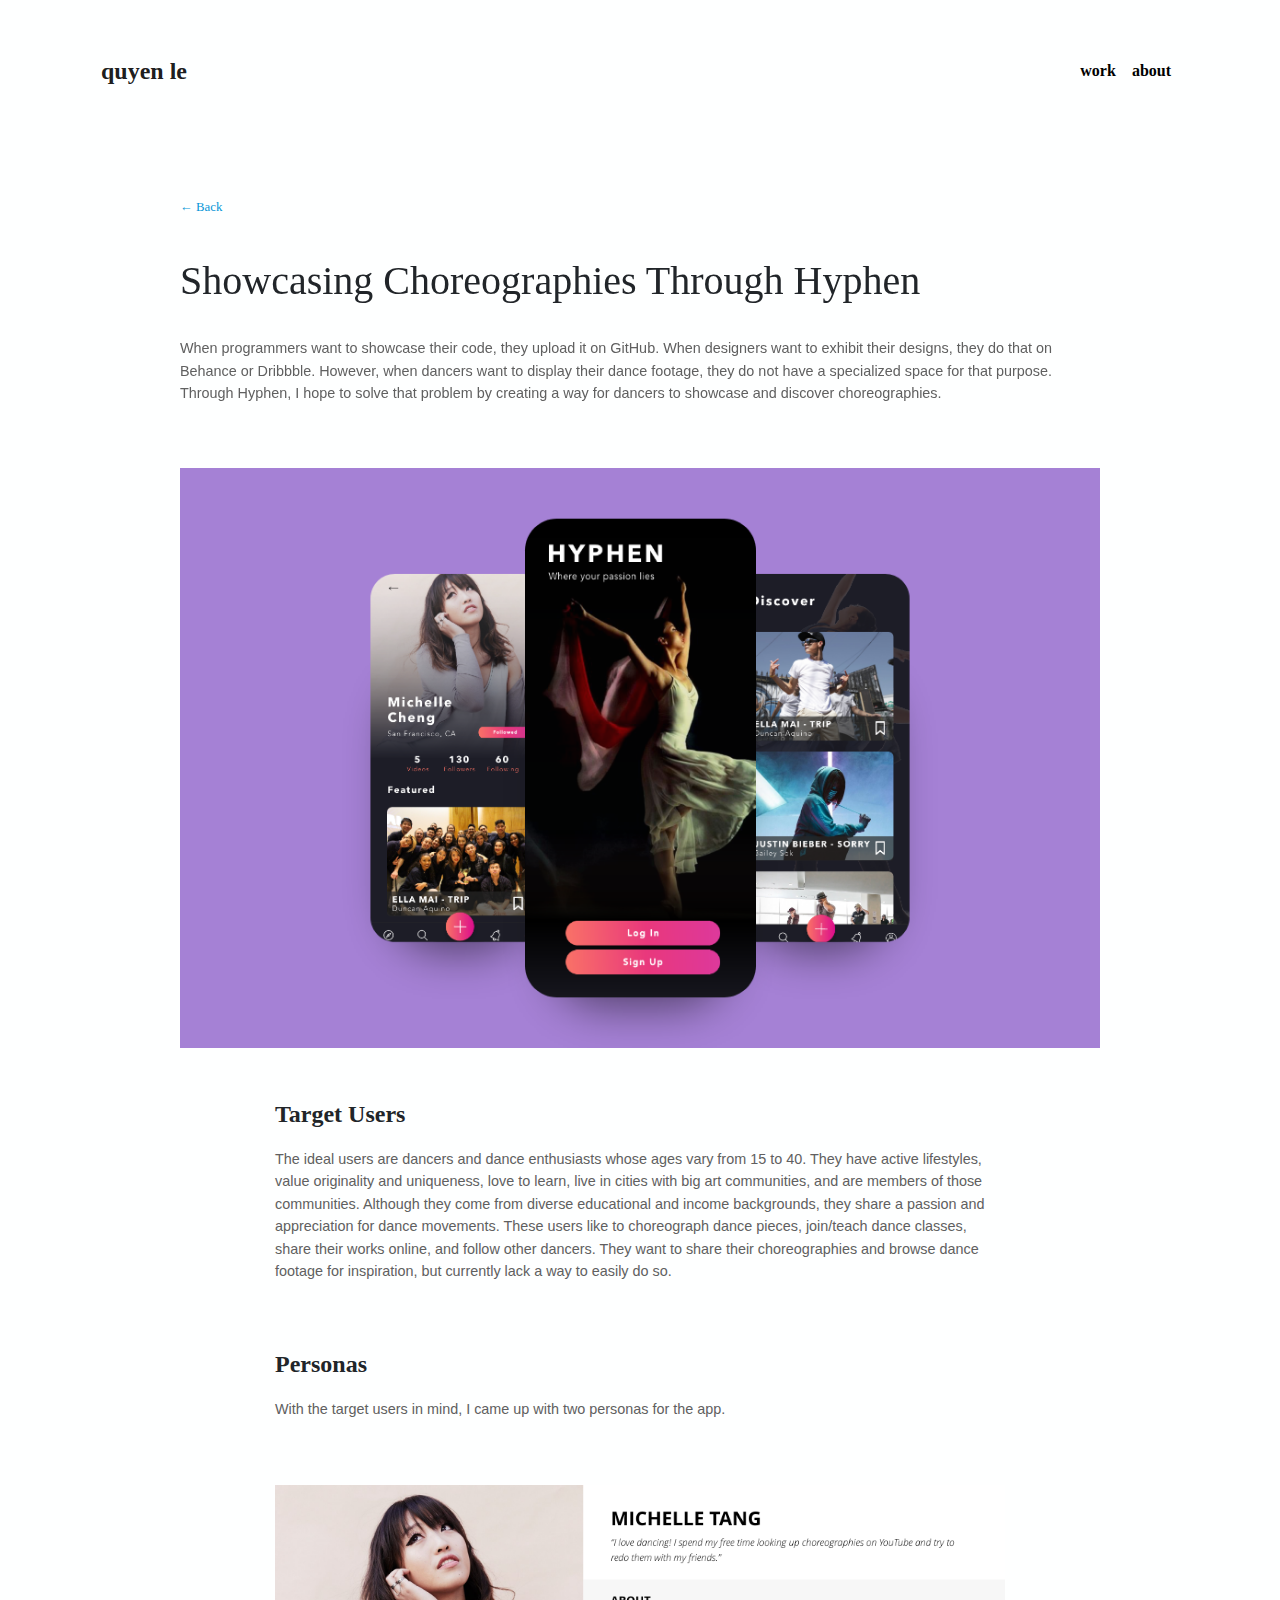
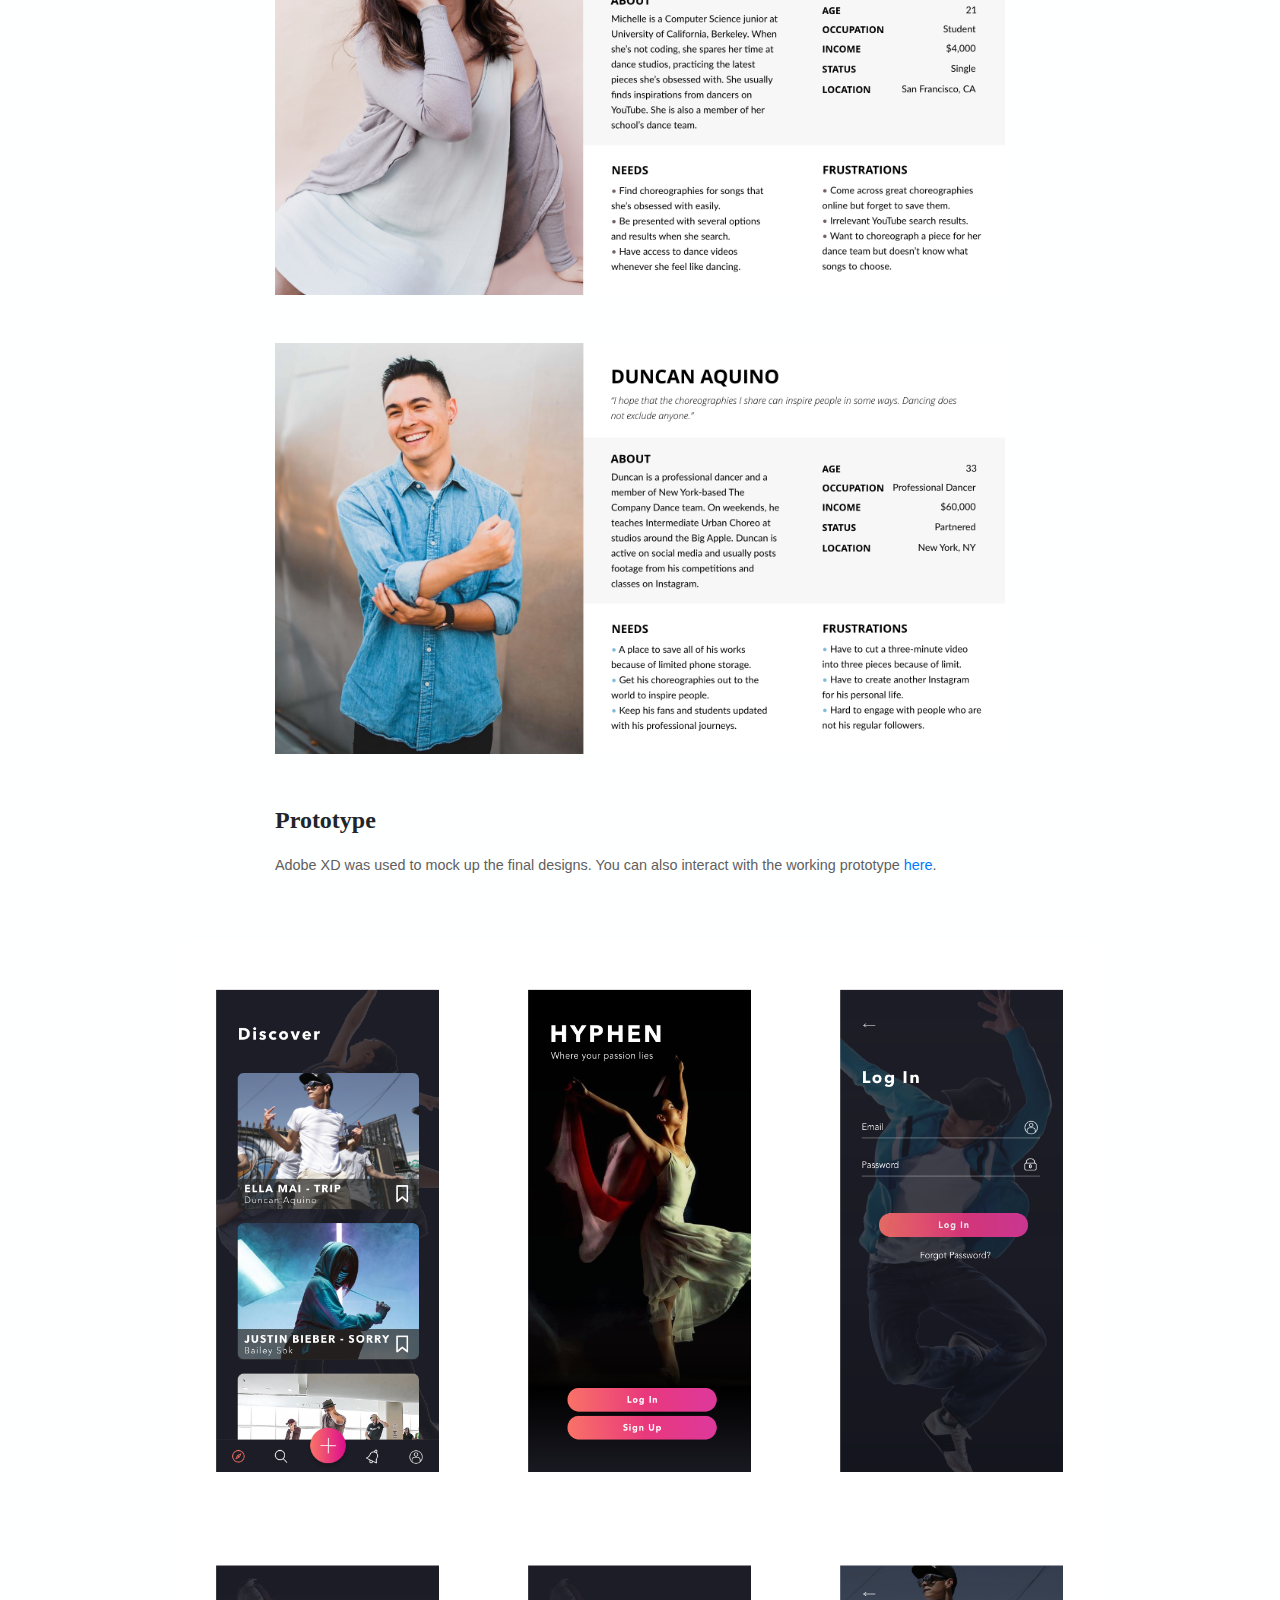
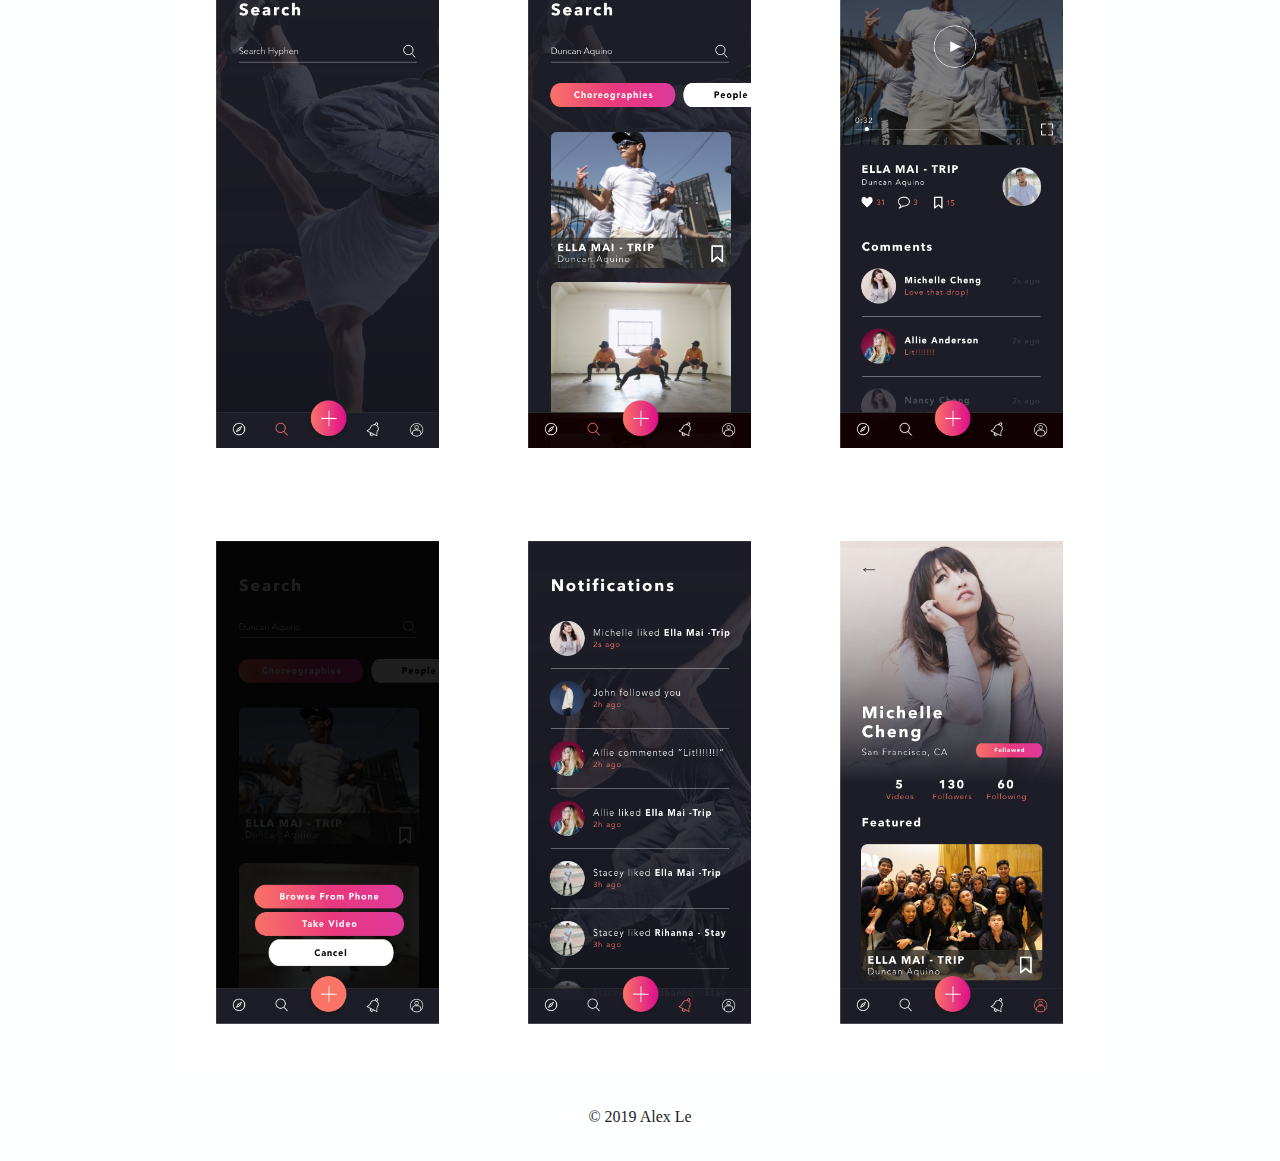
<file: projects/hyphen.html>
<!DOCTYPE html>
<!--[if lt IE 7]>      <html class="no-js lt-ie9 lt-ie8 lt-ie7"> <![endif]-->
<!--[if IE 7]>         <html class="no-js lt-ie9 lt-ie8"> <![endif]-->
<!--[if IE 8]>         <html class="no-js lt-ie9"> <![endif]-->
<!--[if gt IE 8]><!-->
<html class="no-js">
<!--<![endif]-->

<head>
    <meta charset="utf-8">
    <meta http-equiv="X-UA-Compatible" content="IE=edge">
    <meta property="og:image" content="#">
    <title>Connecting Dancers with Hyphen</title>
    <link rel="icon" href="./media/common/logo.png" type="image/icon type">
    <meta name="description" content="">
    <meta name="viewport" content="width=device-width, initial-scale=1">
    <link rel="stylesheet" href="https://stackpath.bootstrapcdn.com/bootstrap/4.3.1/css/bootstrap.min.css" integrity="sha384-ggOyR0iXCbMQv3Xipma34MD+dH/1fQ784/j6cY/iJTQUOhcWr7x9JvoRxT2MZw1T" crossorigin="anonymous">
    <script src="https://code.jquery.com/jquery-3.3.1.slim.min.js" integrity="sha384-q8i/X+965DzO0rT7abK41JStQIAqVgRVzpbzo5smXKp4YfRvH+8abtTE1Pi6jizo" crossorigin="anonymous"></script>
    <script src="https://cdnjs.cloudflare.com/ajax/libs/popper.js/1.14.7/umd/popper.min.js" integrity="sha384-UO2eT0CpHqdSJQ6hJty5KVphtPhzWj9WO1clHTMGa3JDZwrnQq4sF86dIHNDz0W1" crossorigin="anonymous"></script>
    <script src="https://stackpath.bootstrapcdn.com/bootstrap/4.3.1/js/bootstrap.min.js" integrity="sha384-JjSmVgyd0p3pXB1rRibZUAYoIIy6OrQ6VrjIEaFf/nJGzIxFDsf4x0xIM+B07jRM" crossorigin="anonymous"></script>
    <link rel="stylesheet" href="https://cdnjs.cloudflare.com/ajax/libs/animate.css/3.5.2/animate.min.css">
    <link href="https://unpkg.com/aos@2.3.1/dist/aos.css" rel="stylesheet">
    <link rel="stylesheet" href="../style.css">
    <script src="../script.js" async defer></script>
    <script src="https://unpkg.com/aos@2.3.1/dist/aos.js"></script>
    <style>
        @import url('https://fonts.googleapis.com/css?family=Open+Sans:300,400,600,700,800&display=swap');
        @import url('https://fonts.googleapis.com/css?family=Lora&display=swap');
    </style>
</head>

<body>
    <section id="navbar">
        <div class="container">
            <nav class="navbar navbar-expand-lg navbar-light">
                <a class="navbar-brand" href="../index.html">quyen le</a>
                <button class="navbar-toggler" type="button" data-toggle="collapse" data-target="#navbarNav" aria-controls="navbarNav" aria-expanded="false" aria-label="Toggle navigation">
                            <span class="navbar-toggler-icon"></span>
                        </button>
                <div class="collapse navbar-collapse" id="navbarNav">
                    <ul class="navbar-nav ml-auto">
                        <li class="nav-item">
                            <a class="nav-link" href="../index.html">work</a>
                        </li>
                        <li class="nav-item">
                            <a class="nav-link" href="../about.html">about</a>
                        </li>
                    </ul>
                </div>
            </nav>
        </div>
    </section>
    <!-- Navbar ends -->
    <section id="project-header" class="p-5">
        <div class="container">
            <div class="row">
                <div class="col-0 col-md-1">
                </div>
                <div class="col-1 col-md-3">
                    <p class="arrow">&larr; <a href="../index.html">Back</a></p>
                </div>
            </div>
            <br>
            <div class="row">
                <div class="col-0 col-md-1"></div>
                <div class="col-md-10 intro" data-aos="fade-right">
                    <h1>Showcasing Choreographies Through Hyphen</h1>
                    <br>
                    <p class="section-intro">When programmers want to showcase their code, they upload it on GitHub. When designers want to exhibit their designs, they do that on Behance or Dribbble. 
                        However, when dancers want to display their dance footage, they do not have a specialized space for that purpose. Through Hyphen, I hope to solve that problem by creating a 
                        way for dancers to showcase and discover choreographies.
                    </p>
                </div>
            </div>
    </section>

    <section id="cover-photo">
        <div class="container img-container">
            <div class="row">
                <div class="col-0 col-md-1"></div>
                <div class="col-12 col-md-10">
                    <img src="../media/hyphen/header.png" alt="Autodesk University Reporting Dashboard" class="img-fluid">
                </div>
            </div>
        </div>
    </section>

    <section id="problem">
        <div class="container">
            <div class="row">
                <div class="col-0 col-md-2">
                </div>
                <div class="col-12 col-md-8">
                    <p class="section-title">Target Users</p>
                    <p class="section-intro">The ideal users are dancers and dance enthusiasts whose ages vary from 15 to 40. They
                        have active lifestyles, value originality and uniqueness, love to learn, live in cities with big art communities, and are members of those communities. 
                        Although they come from diverse educational and income backgrounds, they share a passion and appreciation for dance movements. These users like to choreograph dance pieces, 
                        join/teach dance classes, share their works online, and follow other dancers. They want to share their choreographies and browse dance footage for inspiration, but currently lack a way to easily do so.  
                    </p>
                </div>
            </div>
        </div>
    </section>

    <section id="problem">
        <div class="container">
            <div class="row">
                <div class="col-0 col-md-2">
                </div>
                <div class=" col-12 col-md-8 ">
                    <p class="section-title ">Personas</p>
                    <p class="section-intro ">With the target users in mind, I came up with two personas for the app.                      
                    </p>
                </div>
            </div>
        </div>
    </section>
    <section id="problem">
        <div class="container">
            <div class="row">
                <div class="col-md-2"></div>
                <div class="col-md-8">
                    <img src="../media/hyphen/persona1.png" alt="Dancer" class="img-fluid">
                </div>
            </div>
        </div>
    </section>

    <section id="problem">
        <div class="container">
            <div class="row">
                <div class="col-md-2"></div>
                <div class="col-md-8">
                    <img src="../media/hyphen/persona2.png" alt="Dancer" class="img-fluid">
                </div>
            </div>
        </div>
    </section>

    <section id="problem">
        <div class="container">
            <div class="row">
                <div class="col-0 col-md-2"></div>
                <div class="col-md-8 justify-content-center">
                    <p class="section-title">Prototype</p>
                    <p class="section-intro">Adobe XD was used to mock up the final designs. You can also interact with the working prototype <a href="https://xd.adobe.com/view/1ac44c6b-0c09-4948-90aa-b6973182593e-4f97/?fullscreen">here</a>.</p>
                </div>
            </div>
        </div>
    </section>

    <section id="problem">
        <div class="container">
            <div class="row">
                <div class="col-md-1"></div>
                <div class="col-md-10">
                    <img src="../media/hyphen/prototype.png" alt="Dancer" class="img-fluid">
                </div>
            </div>
        </div>
    </section>

    <section id="footer">
        <div class="container ">
            <div class="row justify-content-center ">
                <p>© 2019 Alex Le</p>
            </div>
        </div>
    </section>
    <script>
        AOS.init();
    </script>
</body>

</html>
</file>
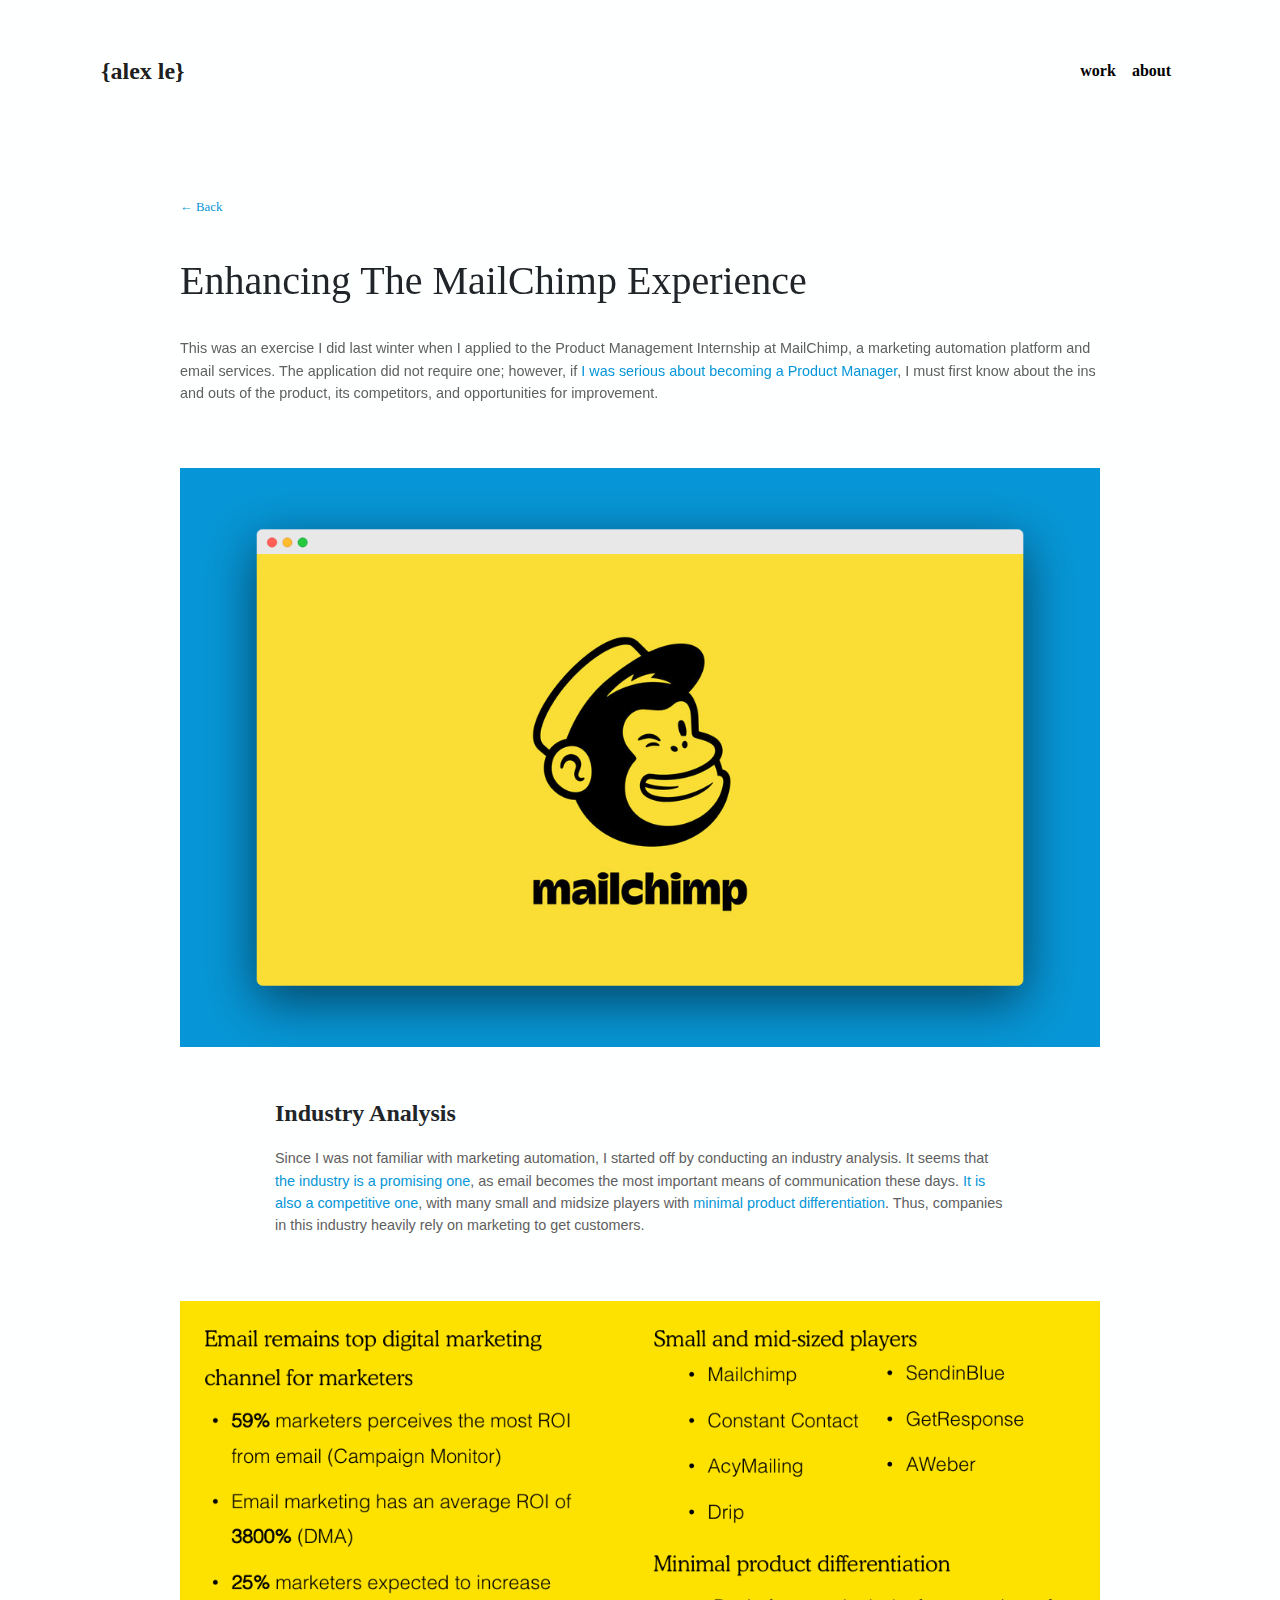
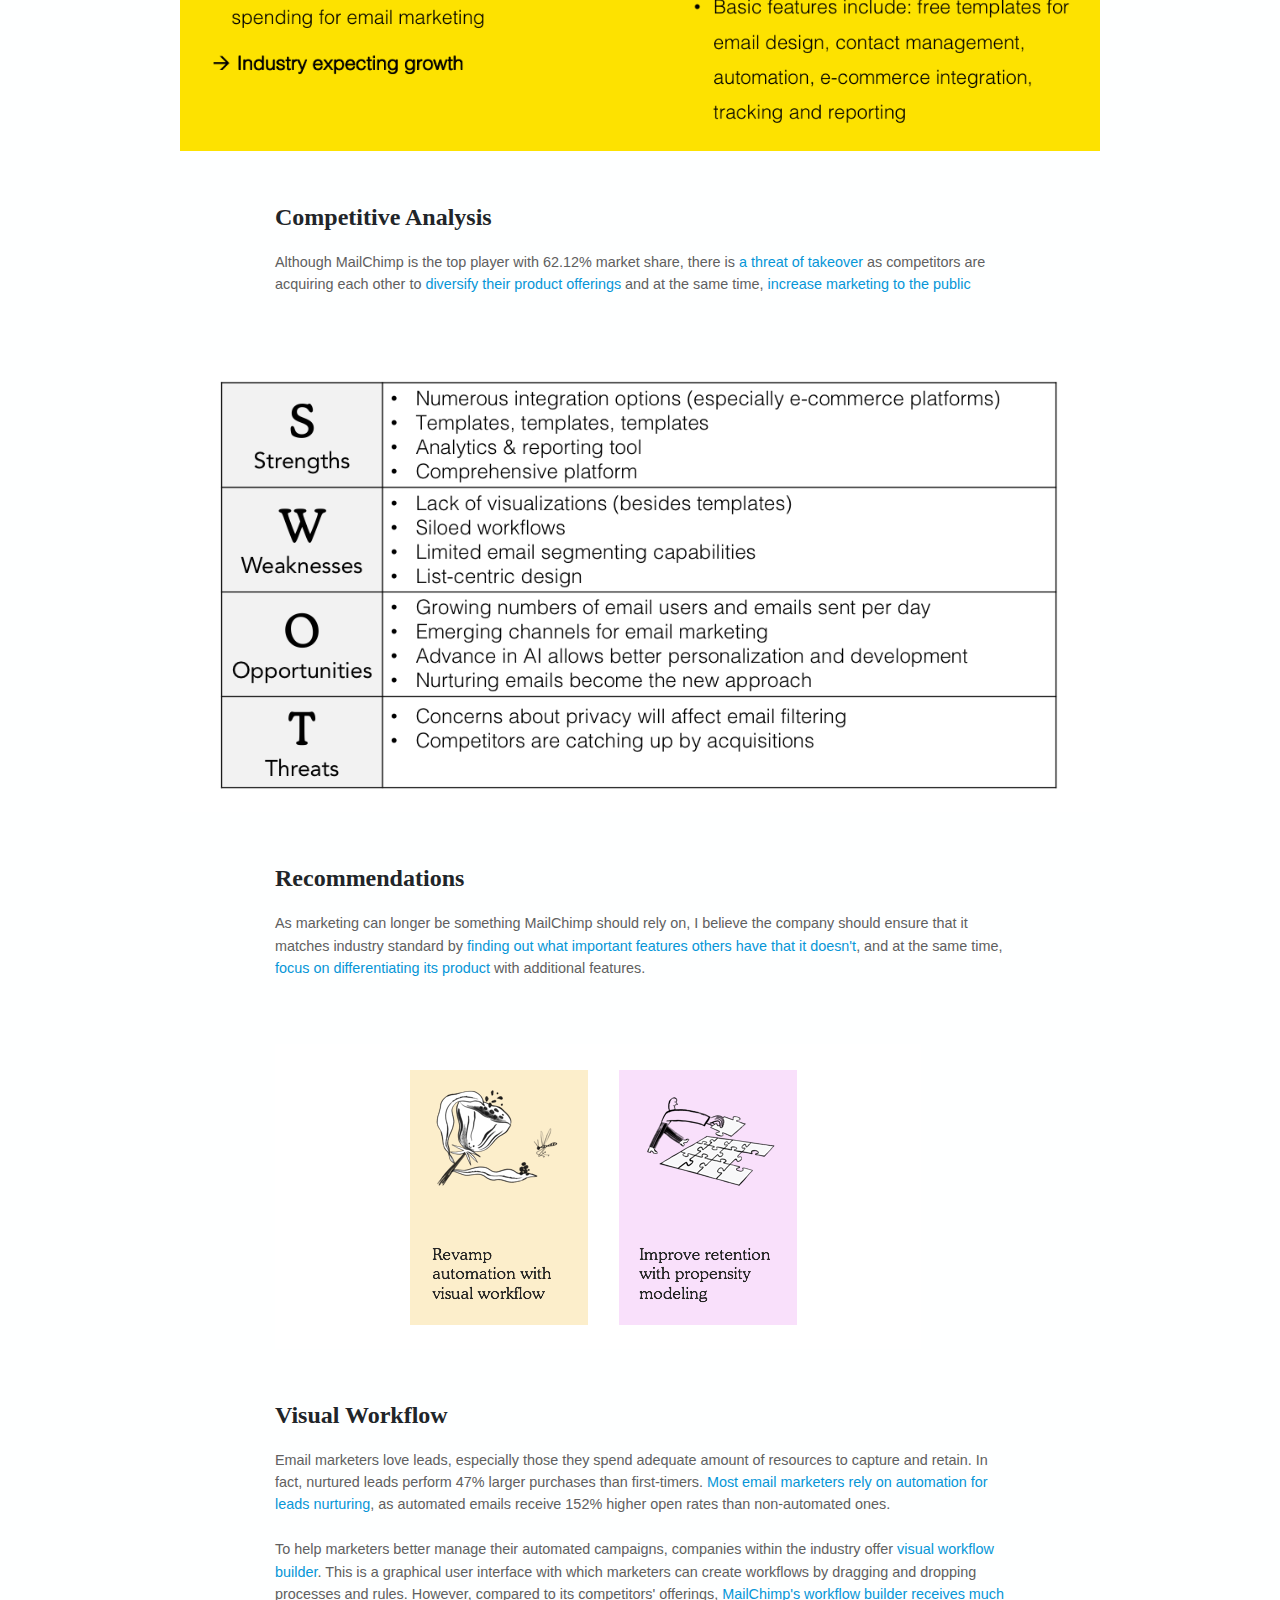
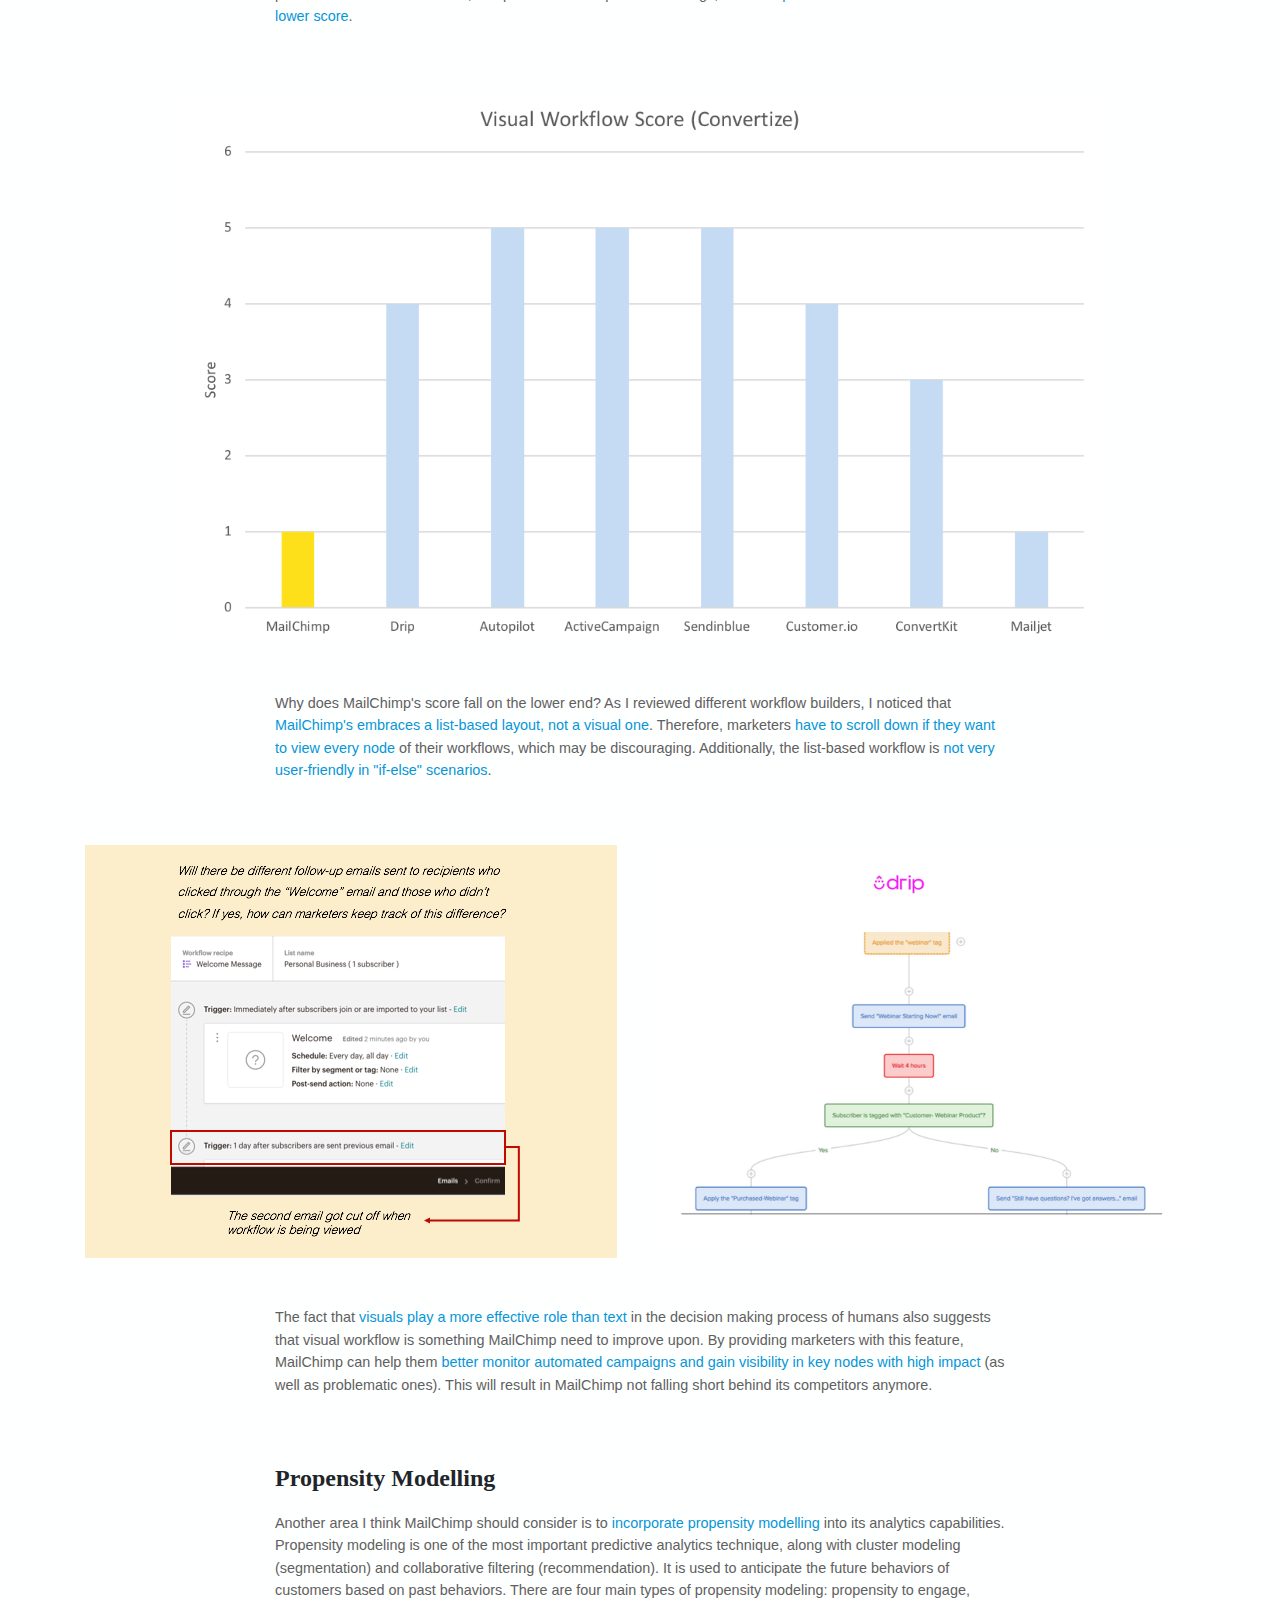
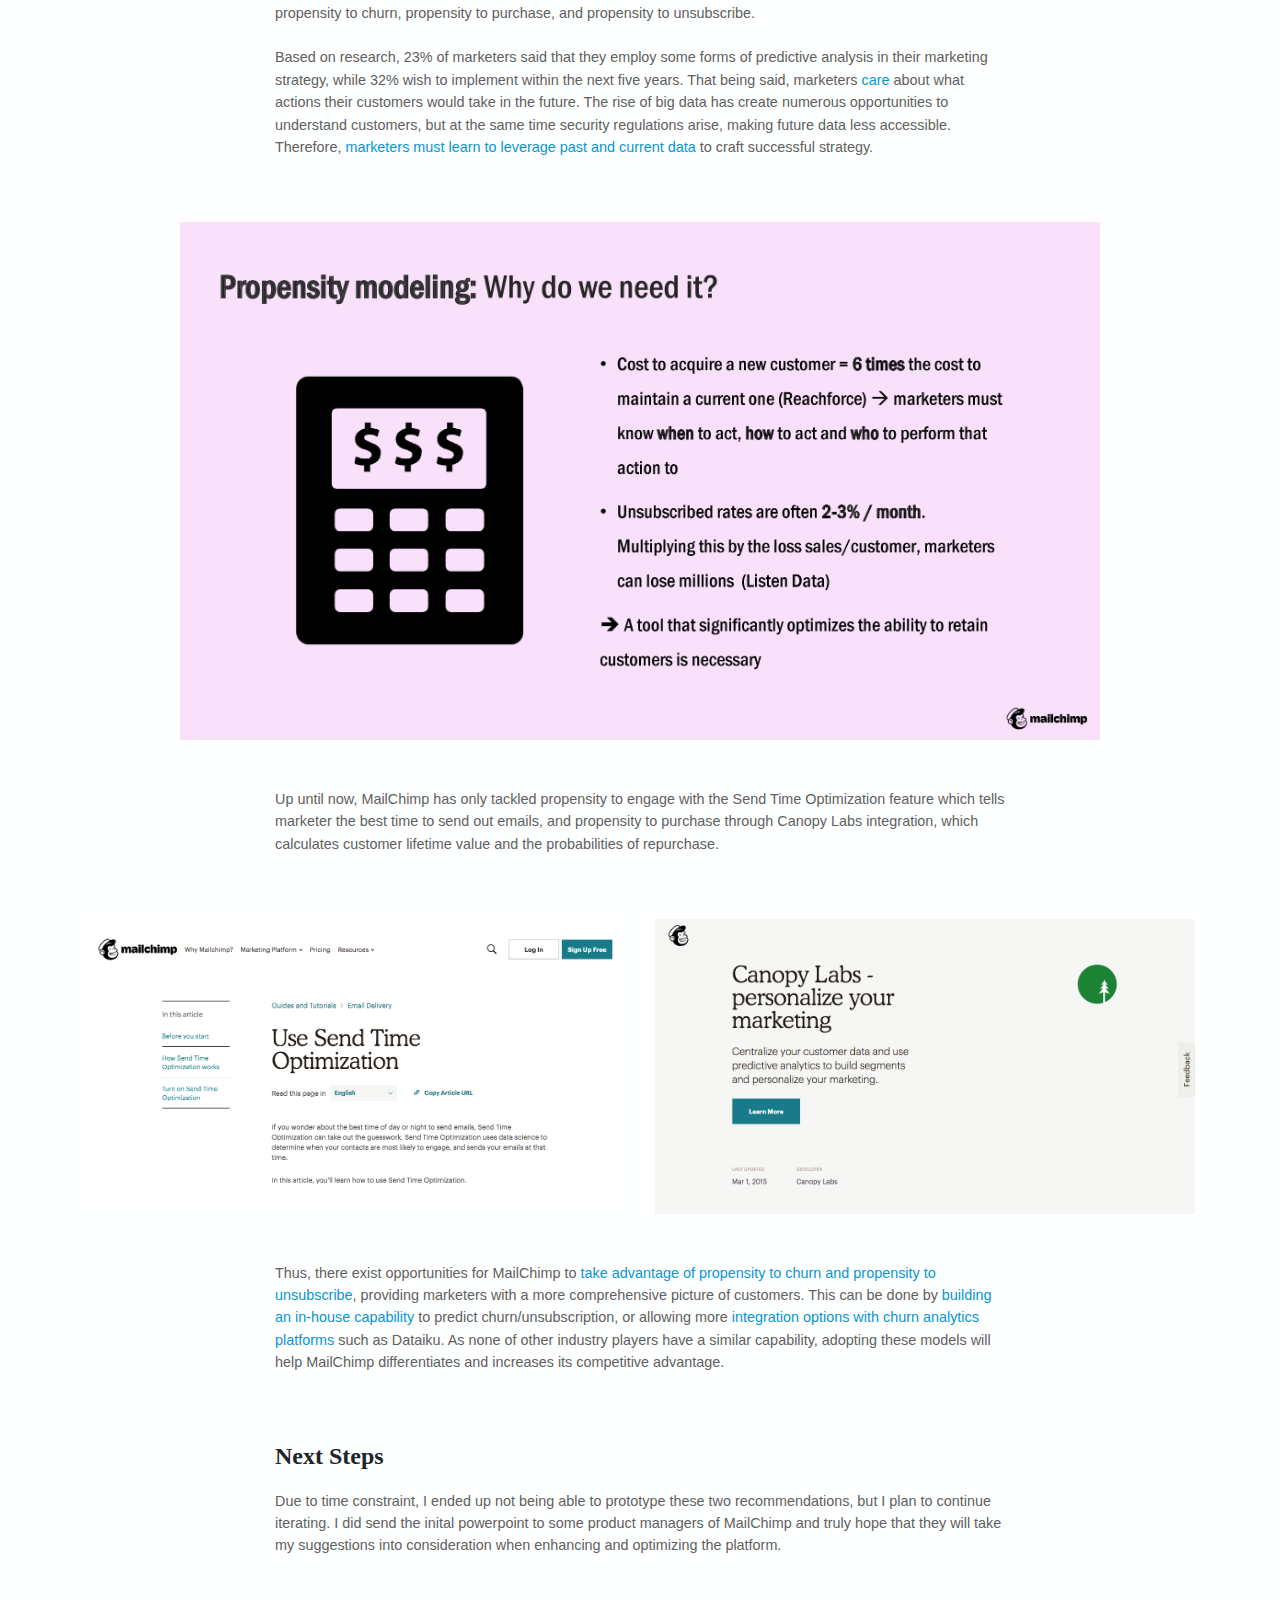
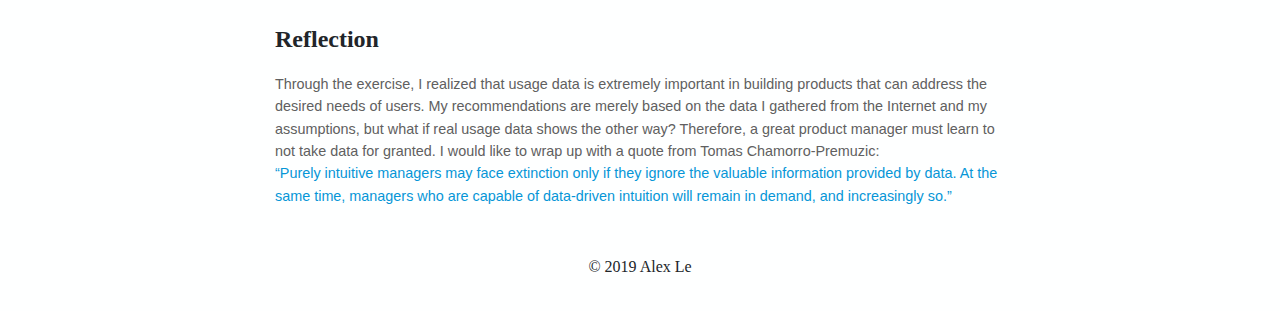
<file: projects/mailchimp.html>
<!DOCTYPE html>
<!--[if lt IE 7]>      <html class="no-js lt-ie9 lt-ie8 lt-ie7"> <![endif]-->
<!--[if IE 7]>         <html class="no-js lt-ie9 lt-ie8"> <![endif]-->
<!--[if IE 8]>         <html class="no-js lt-ie9"> <![endif]-->
<!--[if gt IE 8]><!-->
<html class="no-js">
<!--<![endif]-->

<head>
    <meta charset="utf-8">
    <meta http-equiv="X-UA-Compatible" content="IE=edge">
    <meta property="og:image" content="#">
    <title>Enhancing The MailChimp Experience</title>
    <meta name="description" content="">
    <meta name="viewport" content="width=device-width, initial-scale=1">
    <link rel="stylesheet" href="https://stackpath.bootstrapcdn.com/bootstrap/4.3.1/css/bootstrap.min.css" integrity="sha384-ggOyR0iXCbMQv3Xipma34MD+dH/1fQ784/j6cY/iJTQUOhcWr7x9JvoRxT2MZw1T" crossorigin="anonymous">
    <script src="https://code.jquery.com/jquery-3.3.1.slim.min.js" integrity="sha384-q8i/X+965DzO0rT7abK41JStQIAqVgRVzpbzo5smXKp4YfRvH+8abtTE1Pi6jizo" crossorigin="anonymous"></script>
    <script src="https://cdnjs.cloudflare.com/ajax/libs/popper.js/1.14.7/umd/popper.min.js" integrity="sha384-UO2eT0CpHqdSJQ6hJty5KVphtPhzWj9WO1clHTMGa3JDZwrnQq4sF86dIHNDz0W1" crossorigin="anonymous"></script>
    <script src="https://stackpath.bootstrapcdn.com/bootstrap/4.3.1/js/bootstrap.min.js" integrity="sha384-JjSmVgyd0p3pXB1rRibZUAYoIIy6OrQ6VrjIEaFf/nJGzIxFDsf4x0xIM+B07jRM" crossorigin="anonymous"></script>
    <link rel="stylesheet" href="https://cdnjs.cloudflare.com/ajax/libs/animate.css/3.5.2/animate.min.css">
    <link href="https://unpkg.com/aos@2.3.1/dist/aos.css" rel="stylesheet">
    <link rel="stylesheet" href="../style.css">
    <script src="../script.js" async defer></script>
    <script src="https://unpkg.com/aos@2.3.1/dist/aos.js"></script>
    <style>
        @import url('https://fonts.googleapis.com/css?family=Open+Sans:300,400,600,700,800&display=swap');
        @import url('https://fonts.googleapis.com/css?family=Lora&display=swap');
    </style>
</head>

<body>
    <section id="navbar">
        <div class="container">
            <nav class="navbar navbar-expand-lg navbar-light">
                <a class="navbar-brand" href="../index.html">{alex le}</a>
                <button class="navbar-toggler" type="button" data-toggle="collapse" data-target="#navbarNav" aria-controls="navbarNav" aria-expanded="false" aria-label="Toggle navigation">
                            <span class="navbar-toggler-icon"></span>
                        </button>
                <div class="collapse navbar-collapse" id="navbarNav">
                    <ul class="navbar-nav ml-auto">
                        <li class="nav-item">
                            <a class="nav-link" href="../index.html">work</a>
                        </li>
                        <li class="nav-item">
                            <a class="nav-link" href="../about.html">about</a>
                        </li>
                    </ul>
                </div>
            </nav>
        </div>
    </section>
    <!-- Navbar ends -->
    <section id="project-header" class="p-5">
        <div class="container">
            <div class="row">
                <div class="col-0 col-md-1">
                </div>
                <div class="col-1 col-md-3">
                    <p class="arrow">&larr; <a href="../index.html">Back</a></p>
                </div>
            </div>
            <br>
            <div class="row">
                <div class="col-0 col-md-1"></div>
                <div class="col-md-10 intro" data-aos="fade-right">
                    <h1>Enhancing The MailChimp Experience</h1>
                    <br>
                    <p class="section-intro">This was an exercise I did last winter when I applied to the Product Management Internship at MailChimp, a marketing automation platform and email services. The application did not require one; however, if <span class="highlight">I was serious about becoming
                        a Product Manager</span>, I must first know about the ins and outs of the product, its competitors, and opportunities for improvement.
                    </p>
                </div>
            </div>
    </section>

    <section id="cover-photo">
        <div class="container img-container">
            <div class="row">
                <div class="col-0 col-md-1"></div>
                <div class="col-12 col-md-10">
                    <img src="../media/mailchimp/mailchimp.png" alt="MailChimp analysis" class="img-fluid">
                </div>
            </div>
        </div>
    </section>

    <section id="problem">
        <div class="container">
            <div class="row">
                <div class="col-0 col-md-2">
                </div>
                <div class="col-12 col-md-8">
                    <p class="section-title">Industry Analysis</p>
                    <p class="section-intro">Since I was not familiar with marketing automation, I started off by conducting an industry analysis. It seems that <span class="highlight">the industry is a promising one</span>, as email becomes the most important means of communication
                        these days. <span class="highlight">It is also a competitive one</span>, with many small and midsize players with <span class="highlight">minimal product differentiation</span>. Thus, companies in this industry heavily rely on
                        marketing to get customers.</span>
                    </p>
                </div>
            </div>
        </div>
    </section>

    <section id="problem">
        <div class="container">
            <div class="row">
                <div class="col-0 col-md-1"></div>
                <div class="col-12 col-md-10">
                    <img src="../media/mailchimp/industry-analysis-1.png" alt="Approach" class="img-fluid">
                </div>
            </div>
        </div>
    </section>

    <section id="problem">
        <div class="container">
            <div class="row">
                <div class="col-0 col-md-2">
                </div>
                <div class=" col-12 col-md-8 ">
                    <p class="section-title ">Competitive Analysis</p>
                    <p class="section-intro ">Although MailChimp is the top player with 62.12% market share, there is <span class="highlight">a threat of takeover</span> as competitors are acquiring each other to <span class="highlight">diversify their product offerings</span>                        and at the same time, <span class="highlight">increase marketing to the public</span>
                    </p>
                </div>
            </div>
        </div>
    </section>

    <section id="problem">
        <div class="container">
            <div class="row">
                <div class="col-0 col-md-1"></div>
                <div class="col-12 col-md-10">
                    <img src="../media/mailchimp/swot-analysis.png" alt="MailChimp Swot Analysis" class="img-fluid">
                </div>
            </div>
        </div>
    </section>

    <section id="problem">
        <div class="container">
            <div class="row">
                <div class="col-0 col-md-2"></div>
                <div class="col-md-8">
                    <p class="section-title">Recommendations</p>
                    <p class="section-intro">As marketing can longer be something MailChimp should rely on, I believe the company should ensure that it matches industry standard by <span class="highlight">finding out what important features others have that it doesn't</span>,
                        and at the same time, <span class="highlight">focus on differentiating its product</span> with additional features.</p>
                </div>
            </div>
        </div>
    </section>

    <section id="problem">
        <div class="container">
            <div class="row">
                <div class="col-md-2"></div>
                <div class="col-md-8">
                    <img src="../media/mailchimp/solutions.png" alt="Feedback from Autodesk employees" class="img-fluid">
                </div>
            </div>
        </div>
    </section>

    <section id="problem">
        <div class="container">
            <div class="row">
                <div class="col-0 col-md-2">
                </div>
                <div class=" col-12 col-md-8 ">
                    <p class="section-title ">Visual Workflow</p>
                    <p class="section-intro ">Email marketers love leads, especially those they spend adequate amount of resources to capture and retain. In fact, nurtured leads perform 47% larger purchases than first-timers. <span class="highlight">Most email marketers rely on automation for leads
                        nurturing</span>, as automated emails receive 152% higher open rates than non-automated ones.
                        <br><br>To help marketers better manage their automated campaigns, companies within the industry offer <span class="highlight">visual workflow builder</span>. This is a graphical user interface with which marketers can create workflows
                        by dragging and dropping processes and rules. However, compared to its competitors' offerings, <span class="highlight">MailChimp's workflow builder receives much lower score</span>.
                    </p>
                </div>
            </div>
        </div>
    </section>

    <section id="problem">
        <div class="container">
            <div class="row">
                <div class="col-0 col-md-1"></div>
                <div class="col-12 col-md-10">
                    <img src="../media/mailchimp/workflow-score.png" alt="Approach" class="img-fluid">
                </div>
            </div>
        </div>
    </section>

    <section id="problem">
        <div class="container">
            <div class="row">
                <div class="col-0 col-md-2">
                </div>
                <div class=" col-12 col-md-8 ">
                    <p class="section-intro ">Why does MailChimp's score fall on the lower end? As I reviewed different workflow builders, I noticed that <span class="highlight">MailChimp's embraces a list-based layout, not a visual one</span>. Therefore, marketers <span class="highlight">have to scroll
                        down if they want to view every node</span> of their workflows, which may be discouraging. Additionally, the list-based workflow is <span class="highlight">not very user-friendly in "if-else" scenarios</span>.
                    </p>
                </div>
            </div>
        </div>
    </section>

    <section id="problem">
        <div class="container">
            <div class="row">
                <div class="col-0 col-md-6">
                    <img src="../media/mailchimp/mailchimp-workflow.png" alt="Drip Workflow" class="img-fluid ">
                </div>
                <div class="col-0 col-md-6">
                    <img src="../media/mailchimp/drip-workflow.png" alt="MailChimp Workflow" class="img-fluid ">
                </div>
            </div>
        </div>
    </section>

    <section id="problem">
        <div class="container">
            <div class="row">
                <div class="col-0 col-md-2">
                </div>
                <div class=" col-12 col-md-8 ">
                    <p class="section-intro ">The fact that <span class="highlight">visuals play a more effective role than text</span> in the decision making process of humans also suggests that visual workflow is something MailChimp need to improve upon. By providing marketers
                        with this feature, MailChimp can help them <span class="highlight">better monitor automated campaigns and gain visibility in key nodes with high impact</span> (as well as problematic ones). This will result in MailChimp not falling
                        short behind its competitors anymore.
                    </p>
                </div>
            </div>
        </div>
    </section>

    <section id="problem">
        <div class="container ">
            <div class="row ">
                <div class="col-0 col-md-2 ">
                </div>
                <div class=" col-12 col-md-8 ">
                    <p class="section-title ">Propensity Modelling</p>
                    <p class="section-intro ">Another area I think MailChimp should consider is to <span class="highlight">incorporate propensity modelling</span> into its analytics capabilities. Propensity modeling is one of the most important predictive analytics technique,
                        along with cluster modeling (segmentation) and collaborative filtering (recommendation). It is used to anticipate the future behaviors of customers based on past behaviors. There are four main types of propensity modeling: propensity
                        to engage, propensity to churn, propensity to purchase, and propensity to unsubscribe.
                        <br><br>Based on research, 23% of marketers said that they employ some forms of predictive analysis in their marketing strategy, while 32% wish to implement within the next five years. That being said, marketers <span class="highlight">care</span>                        about what actions their customers would take in the future. The rise of big data has create numerous opportunities to understand customers, but at the same time security regulations arise, making future data less accessible. Therefore,
                        <span class="highlight">marketers must learn to leverage past and current data</span> to craft successful strategy.
                    </p>
                </div>
            </div>
        </div>
    </section>

    <section id="problem">
        <div class="container">
            <div class="row">
                <div class="col-0 col-md-1"></div>
                <div class="col-12 col-md-10">
                    <img src="../media/mailchimp/propensity-modeling.png" alt="Propensity Modeling" class="img-fluid">
                </div>
            </div>
        </div>
    </section>

    <section id="problem">
        <div class="container ">
            <div class="row ">
                <div class="col-0 col-md-2 ">
                </div>
                <div class=" col-12 col-md-8 ">
                    <p class="section-intro ">Up until now, MailChimp has only tackled propensity to engage with the Send Time Optimization feature which tells marketer the best time to send out emails, and propensity to purchase through Canopy Labs integration, which calculates
                        customer lifetime value and the probabilities of repurchase.
                    </p>
                </div>
            </div>
        </div>
    </section>

    <section id="problem">
        <div class="container">
            <div class="row">
                <div class="col-0 col-md-6">
                    <img src="../media/mailchimp/sendtime-optimization.png" alt="Send Time Optimization" class="img-fluid ">
                </div>
                <div class="col-0 col-md-6">
                    <img src="../media/mailchimp/canopylabs-integration.png" alt="Canopy Labs Integration" class="img-fluid ">
                </div>
            </div>
        </div>
    </section>

    <section id="problem">
        <div class="container ">
            <div class="row ">
                <div class="col-0 col-md-2 ">
                </div>
                <div class=" col-12 col-md-8 ">
                    <p class="section-intro ">Thus, there exist opportunities for MailChimp to <span class="highlight">take advantage of propensity to churn and propensity to unsubscribe</span>, providing marketers with a more comprehensive picture of customers. This can be done
                        by <span class="highlight">building an in-house capability</span> to predict churn/unsubscription, or allowing more <span class="highlight">integration options with churn analytics platforms</span> such as Dataiku. As none of other
                        industry players have a similar capability, adopting these models will help MailChimp differentiates and increases its competitive advantage.
                    </p>
                </div>
            </div>
        </div>
    </section>

    <section id="problem">
        <div class="container">
            <div class="row">
                <div class="col-0 col-md-2">
                </div>
                <div class=" col-12 col-md-8 ">
                    <p class="section-title ">Next Steps</p>
                    <p class="section-intro ">Due to time constraint, I ended up not being able to prototype these two recommendations, but I plan to continue iterating. I did send the inital powerpoint to some product managers of MailChimp and truly hope that they will take my
                        suggestions into consideration when enhancing and optimizing the platform.
                    </p>
                </div>
            </div>
        </div>
    </section>

    <section id="problem">
        <div class="container ">
            <div class="row">
                <div class="col-0 col-md-2"></div>
                <div class=" col-12 col-md-8 ">
                    <p class="section-title">Reflection</p>
                    <p class="section-intro ">Through the exercise, I realized that usage data is extremely important in building products that can address the desired needs of users. My recommendations are merely based on the data I gathered from the Internet and my assumptions,
                        but what if real usage data shows the other way? Therefore, a great product manager must learn to not take data for granted. I would like to wrap up with a quote from Tomas Chamorro-Premuzic:
                        <br><span class="highlight">“Purely intuitive managers may face extinction only if they ignore the valuable information provided by data. At the same time, managers who are capable of data-driven intuition will remain in demand, and increasingly
                        so.”</span>
                    </p>
                </div>
            </div>
        </div>
    </section>

    <section id="footer">
        <div class="container ">
            <div class="row justify-content-center ">
                <p>© 2019 Alex Le</p>
            </div>
        </div>
    </section>
    <script>
        AOS.init();
    </script>
</body>

</html>
</file>
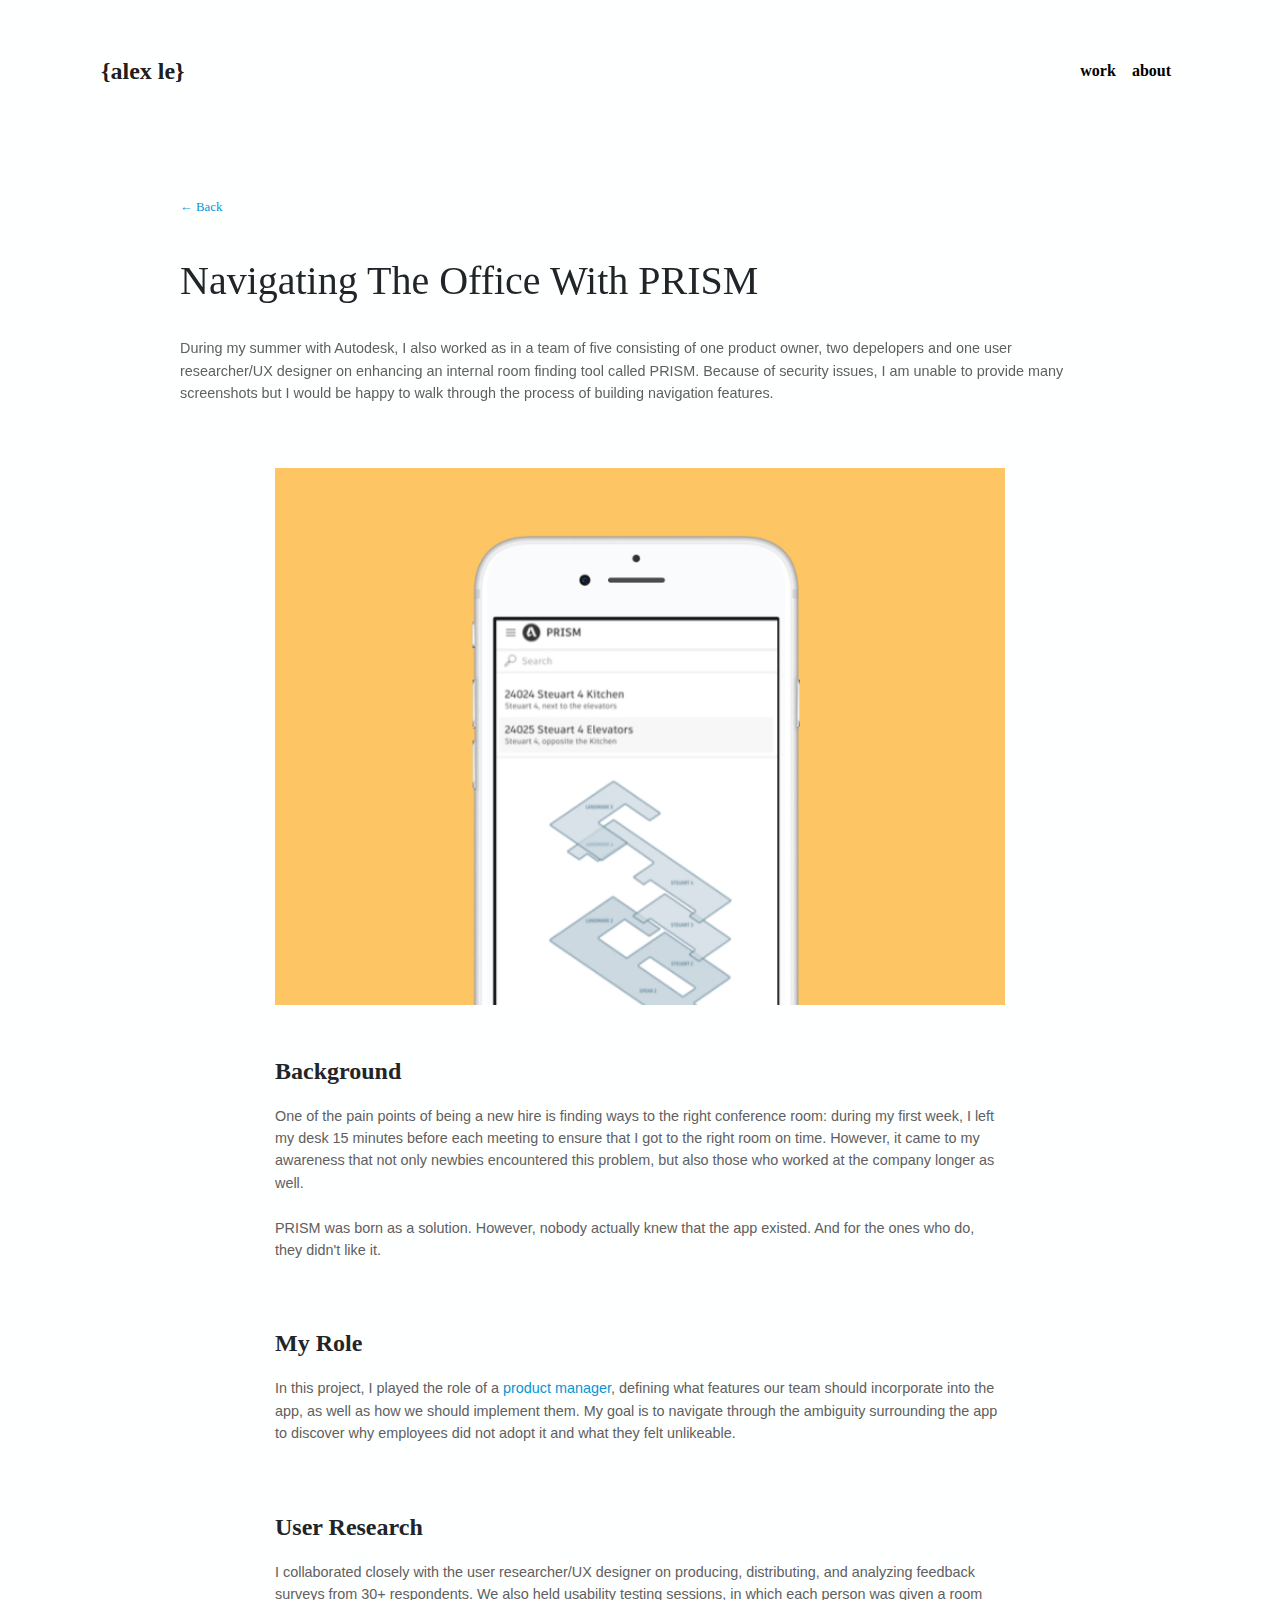
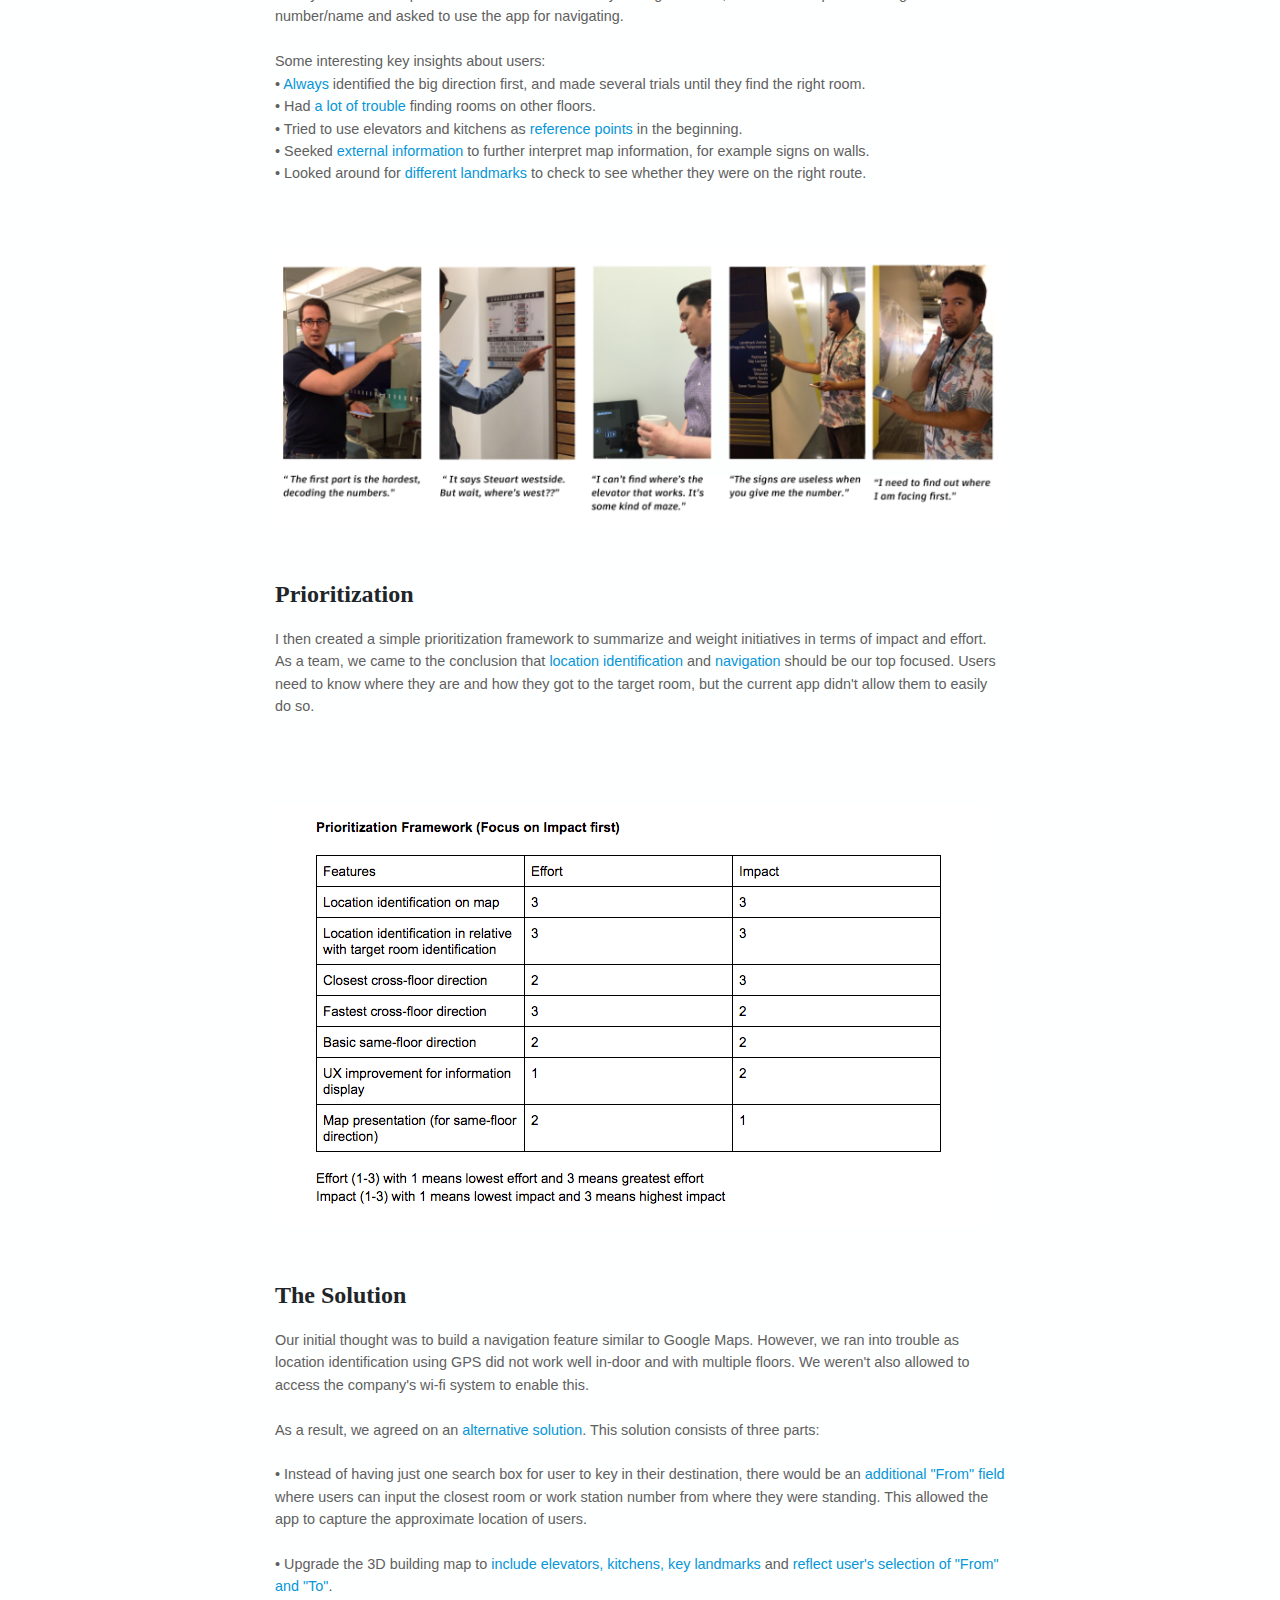
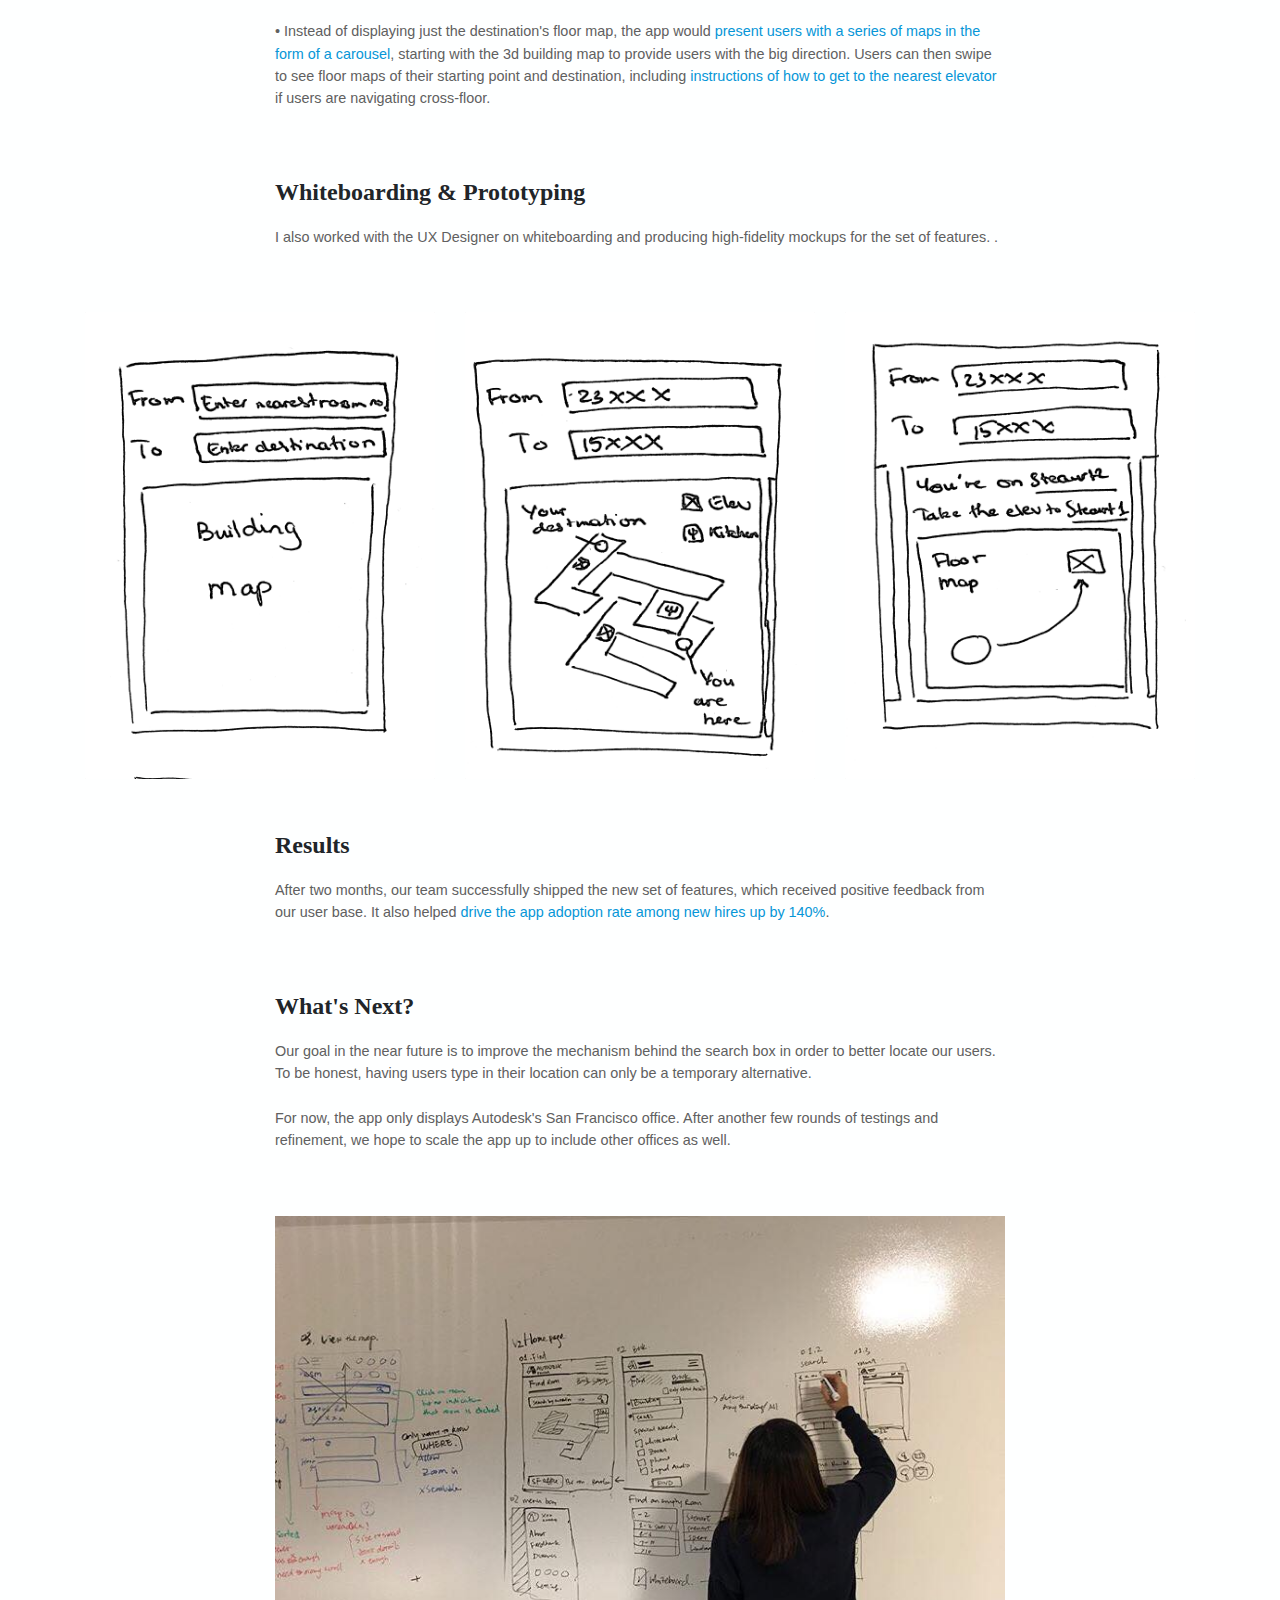
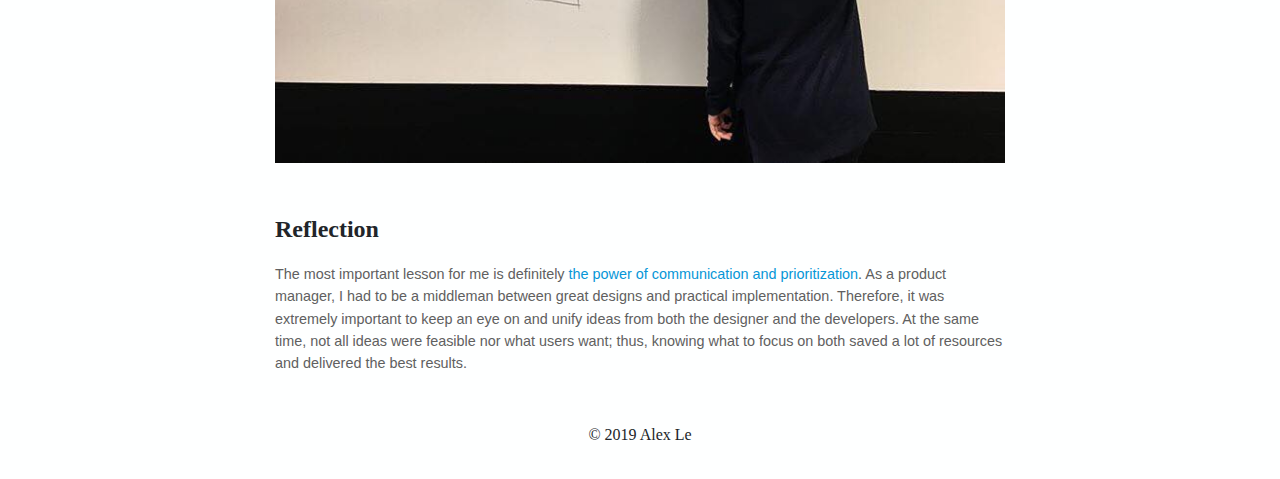
<file: projects/prism.html>
<!DOCTYPE html>
<!--[if lt IE 7]>      <html class="no-js lt-ie9 lt-ie8 lt-ie7"> <![endif]-->
<!--[if IE 7]>         <html class="no-js lt-ie9 lt-ie8"> <![endif]-->
<!--[if IE 8]>         <html class="no-js lt-ie9"> <![endif]-->
<!--[if gt IE 8]><!-->
<html class="no-js">
<!--<![endif]-->

<head>
    <meta charset="utf-8">
    <meta http-equiv="X-UA-Compatible" content="IE=edge">
    <meta property="og:image" content="#">
    <title>Navigating The Office With PRISM</title>
    <meta name="description" content="">
    <meta name="viewport" content="width=device-width, initial-scale=1">
    <link rel="stylesheet" href="https://stackpath.bootstrapcdn.com/bootstrap/4.3.1/css/bootstrap.min.css" integrity="sha384-ggOyR0iXCbMQv3Xipma34MD+dH/1fQ784/j6cY/iJTQUOhcWr7x9JvoRxT2MZw1T" crossorigin="anonymous">
    <script src="https://code.jquery.com/jquery-3.3.1.slim.min.js" integrity="sha384-q8i/X+965DzO0rT7abK41JStQIAqVgRVzpbzo5smXKp4YfRvH+8abtTE1Pi6jizo" crossorigin="anonymous"></script>
    <script src="https://cdnjs.cloudflare.com/ajax/libs/popper.js/1.14.7/umd/popper.min.js" integrity="sha384-UO2eT0CpHqdSJQ6hJty5KVphtPhzWj9WO1clHTMGa3JDZwrnQq4sF86dIHNDz0W1" crossorigin="anonymous"></script>
    <script src="https://stackpath.bootstrapcdn.com/bootstrap/4.3.1/js/bootstrap.min.js" integrity="sha384-JjSmVgyd0p3pXB1rRibZUAYoIIy6OrQ6VrjIEaFf/nJGzIxFDsf4x0xIM+B07jRM" crossorigin="anonymous"></script>
    <link rel="stylesheet" href="https://cdnjs.cloudflare.com/ajax/libs/animate.css/3.5.2/animate.min.css">
    <link href="https://unpkg.com/aos@2.3.1/dist/aos.css" rel="stylesheet">
    <link rel="stylesheet" href="../style.css">
    <script src="../script.js" async defer></script>
    <script src="https://unpkg.com/aos@2.3.1/dist/aos.js"></script>
    <style>
        @import url('https://fonts.googleapis.com/css?family=Open+Sans:300,400,600,700,800&display=swap');
        @import url('https://fonts.googleapis.com/css?family=Lora&display=swap');
    </style>
</head>

<body>
    <section id="navbar">
        <div class="container">
            <nav class="navbar navbar-expand-lg navbar-light">
                <a class="navbar-brand" href="../index.html">{alex le}</a>
                <button class="navbar-toggler" type="button" data-toggle="collapse" data-target="#navbarNav" aria-controls="navbarNav" aria-expanded="false" aria-label="Toggle navigation">
                            <span class="navbar-toggler-icon"></span>
                        </button>
                <div class="collapse navbar-collapse" id="navbarNav">
                    <ul class="navbar-nav ml-auto">
                        <li class="nav-item">
                            <a class="nav-link" href="../index.html">work</a>
                        </li>
                        <li class="nav-item">
                            <a class="nav-link" href="../about.html">about</a>
                        </li>
                    </ul>
                </div>
            </nav>
        </div>
    </section>
    <!-- Navbar ends -->
    <section id="project-header" class="p-5">
        <div class="container">
            <div class="row">
                <div class="col-0 col-md-1">
                </div>
                <div class="col-1 col-md-3">
                    <p class="arrow">&larr; <a href="../index.html">Back</a></p>
                </div>
            </div>
            <br>
            <div class="row">
                <div class="col-0 col-md-1"></div>
                <div class="col-md-10 intro" data-aos="fade-right">
                    <h1>Navigating The Office With PRISM</h1>
                    <br>
                    <p class="section-intro">During my summer with Autodesk, I also worked as in a team of five consisting of one product owner, two depelopers and one user researcher/UX designer on enhancing an internal room finding tool called PRISM. Because of security issues,
                        I am unable to provide many screenshots but I would be happy to walk through the process of building navigation features.
                    </p>
                </div>
            </div>
    </section>

    <section id="cover-photo">
        <div class="container img-container">
            <div class="row">
                <div class="col-0 col-md-2"></div>
                <div class="col-12 col-md-8">
                    <img src="../media/autodesk/prism.jpg" alt="PRISM homepage" class="img-fluid">
                </div>
            </div>
        </div>
    </section>

    <section id="problem">
        <div class="container">
            <div class="row">
                <div class="col-0 col-md-2">
                </div>
                <div class="col-12 col-md-8">
                    <p class="section-title">Background</p>
                    <p class="section-intro">One of the pain points of being a new hire is finding ways to the right conference room: during my first week, I left my desk 15 minutes before each meeting to ensure that I got to the right room on time. However, it came to my awareness
                        that not only newbies encountered this problem, but also those who worked at the company longer as well. <br><br> PRISM was born as a solution. However, nobody actually knew that the app existed. And for the ones who do, they didn't
                        like it.</p>
                </div>
            </div>
        </div>
    </section>

    <section id="problem">
        <div class="container">
            <div class="row">
                <div class="col-0 col-md-2"></div>
                <div class="col-12 col-md-8">
                    <p class="section-title">My Role</p>
                    <p class="section-intro">In this project, I played the role of a <span class="highlight">product manager</span>, defining what features our team should incorporate into the app, as well as how we should implement them. My goal is to navigate through the ambiguity
                        surrounding the app to discover why employees did not adopt it and what they felt unlikeable.</p>
                </div>
            </div>
        </div>
    </section>

    <section id="problem">
        <div class="container">
            <div class="row">
                <div class="col-0 col-md-2">
                </div>
                <div class=" col-12 col-md-8 ">
                    <p class="section-title ">User Research</p>
                    <p class="section-intro ">I collaborated closely with the user researcher/UX designer on producing, distributing, and analyzing feedback surveys from 30+ respondents. We also held usability testing sessions, in which each person was given a room number/name
                        and asked to use the app for navigating.
                        <br><br> Some interesting key insights about users:
                        <br> &#8226; <span class="highlight">Always</span> identified the big direction first, and made several trials until they find the right room.
                        <br> &#8226; Had <span class="highlight">a lot of trouble </span>finding rooms on other floors.
                        <br> &#8226; Tried to use elevators and kitchens as <span class="highlight">reference points</span> in the beginning.
                        <br> &#8226; Seeked <span class="highlight">external information</span> to further interpret map information, for example signs on walls.
                        <br> &#8226; Looked around for <span class="highlight">different landmarks</span> to check to see whether they were on the right route.
                    </p>
                </div>
            </div>
        </div>
    </section>

    <section id="problem">
        <div class="container">
            <div class="row">
                <div class="col-md-2"></div>
                <div class="col-12 col-md-8">
                    <img src="../media/autodesk/usability-testing.png" alt="Feedback from Autodesk employees" class="img-fluid">
                </div>
            </div>
        </div>
    </section>

    <section id="problem">
        <div class="container">
            <div class="row">
                <div class="col-0 col-md-2">
                </div>
                <div class=" col-12 col-md-8 ">
                    <p class="section-title ">Prioritization</p>
                    <p class="section-intro ">I then created a simple prioritization framework to summarize and weight initiatives in terms of impact and effort. As a team, we came to the conclusion that <span class="highlight">location identification</span> and <span class="highlight">navigation</span>                        should be our top focused. Users need to know where they are and how they got to the target room, but the current app didn't allow them to easily do so.
                        <br><br>
                    </p>
                </div>
            </div>
        </div>
    </section>

    <section id="problem">
        <div class="container">
            <div class="row">
                <div class="col-0 col-md-2"></div>
                <div class="col-12 col-md-8">
                    <img src="../media/autodesk/framework.png" alt="Approach" class="img-fluid">
                </div>
            </div>
        </div>
    </section>

    <section id="problem">
        <div class="container">
            <div class="row">
                <div class="col-0 col-md-2"></div>
                <div class=" col-12 col-md-8 ">
                    <p class="section-title ">The Solution</p>
                    <p class="section-intro ">Our initial thought was to build a navigation feature similar to Google Maps. However, we ran into trouble as location identification using GPS did not work well in-door and with multiple floors. We weren't also allowed to access the
                        company's wi-fi system to enable this.
                        <br><br> As a result, we agreed on an <span class="highlight">alternative solution</span>. This solution consists of three parts:
                        <br><br> &#8226; Instead of having just one search box for user to key in their destination, there would be an <span class="highlight">additional "From" field</span> where users can input the closest room or work station number
                        from where they were standing. This allowed the app to capture the approximate location of users.
                        <br><br> &#8226; Upgrade the 3D building map to <span class="highlight">include elevators, kitchens, key landmarks</span> and <span class="highlight">reflect user's selection of "From" and "To"</span>.
                        <br><br> &#8226; Instead of displaying just the destination's floor map, the app would <span class="highlight">present users with a series of maps in the form of a carousel</span>, starting with the 3d building map to provide users
                        with the big direction. Users can then swipe to see floor maps of their starting point and destination, including <span class="highlight">instructions of how to get to the nearest elevator</span> if users are navigating cross-floor.
                    </p>
                </div>
            </div>
        </div>
    </section>

    <section id="problem">
        <div class="container">
            <div class="row">
                <div class="col-0 col-md-2">
                </div>
                <div class=" col-12 col-md-8 ">
                    <p class="section-title ">Whiteboarding & Prototyping</p>
                    <p class="section-intro ">I also worked with the UX Designer on whiteboarding and producing high-fidelity mockups for the set of features. </span>.</p>
                </div>
            </div>
        </div>
    </section>

    <section id="problem">
        <div class="container">
            <div class="row">
                <div class="col-md-4">
                    <img src="../media/autodesk/screen1.jpg" alt="Feedback from Autodesk employees" class="img-fluid">
                </div>
                <div class="col-md-4">
                    <img src="../media/autodesk/screen2.jpg" alt="Feedback from Autodesk employees" class="img-fluid">
                </div>
                <div class="col-md-4">
                    <img src="../media/autodesk/screen3.jpg" alt="Feedback from Autodesk employees" class="img-fluid">
                </div>
            </div>
        </div>
    </section>

    <section id="problem">
        <div class="container">
            <div class="row">
                <div class="col-0 col-md-2"></div>
                <div class=" col-12 col-md-8 ">
                    <p class="section-title ">Results</p>
                    <p class="section-intro ">After two months, our team successfully shipped the new set of features, which received positive feedback from our user base. It also helped <span class="highlight">drive the app adoption rate among new hires up by 140%</span>.
                    </p>
                </div>
            </div>
        </div>
    </section>

    <section id="problem">
        <div class="container">
            <div class="row">
                <div class="col-0 col-md-2"></div>
                <div class=" col-12 col-md-8 ">
                    <p class="section-title">What's Next?</p>
                    <p class="section-intro">Our goal in the near future is to improve the mechanism behind the search box in order to better locate our users. To be honest, having users type in their location can only be a temporary alternative.
                        <br><br>For now, the app only displays Autodesk's San Francisco office. After another few rounds of testings and refinement, we hope to scale the app up to include other offices as well.
                    </p>
                </div>
            </div>
        </div>
    </section>

    <section id="problem">
        <div class="container">
            <div class="row">
                <div class="col-md-2"></div>
                <div class="col-md-8">
                    <img src="../media/autodesk/whiteboarding.jpg" alt="Feedback from Autodesk employees" class="img-fluid">
                </div>
            </div>
        </div>
    </section>

    <section id="problem">
        <div class="container">
            <div class="row">
                <div class="col-0 col-md-2">
                </div>
                <div class=" col-12 col-md-8 ">
                    <p class="section-title ">Reflection</p>
                    <p class="section-intro ">The most important lesson for me is definitely <span class="highlight">the power of communication and prioritization</span>. As a product manager, I had to be a middleman between great designs and practical implementation. Therefore,
                        it was extremely important to keep an eye on and unify ideas from both the designer and the developers. At the same time, not all ideas were feasible nor what users want; thus, knowing what to focus on both saved a lot of resources
                        and delivered the best results.
                    </p>
                </div>
            </div>
        </div>
    </section>

    <section id="footer">
        <div class="container">
            <div class="row justify-content-center">
                <p>© 2019 Alex Le</p>
            </div>
        </div>
    </section>
    <script>
        AOS.init();
    </script>
</body>

</html>
</file>
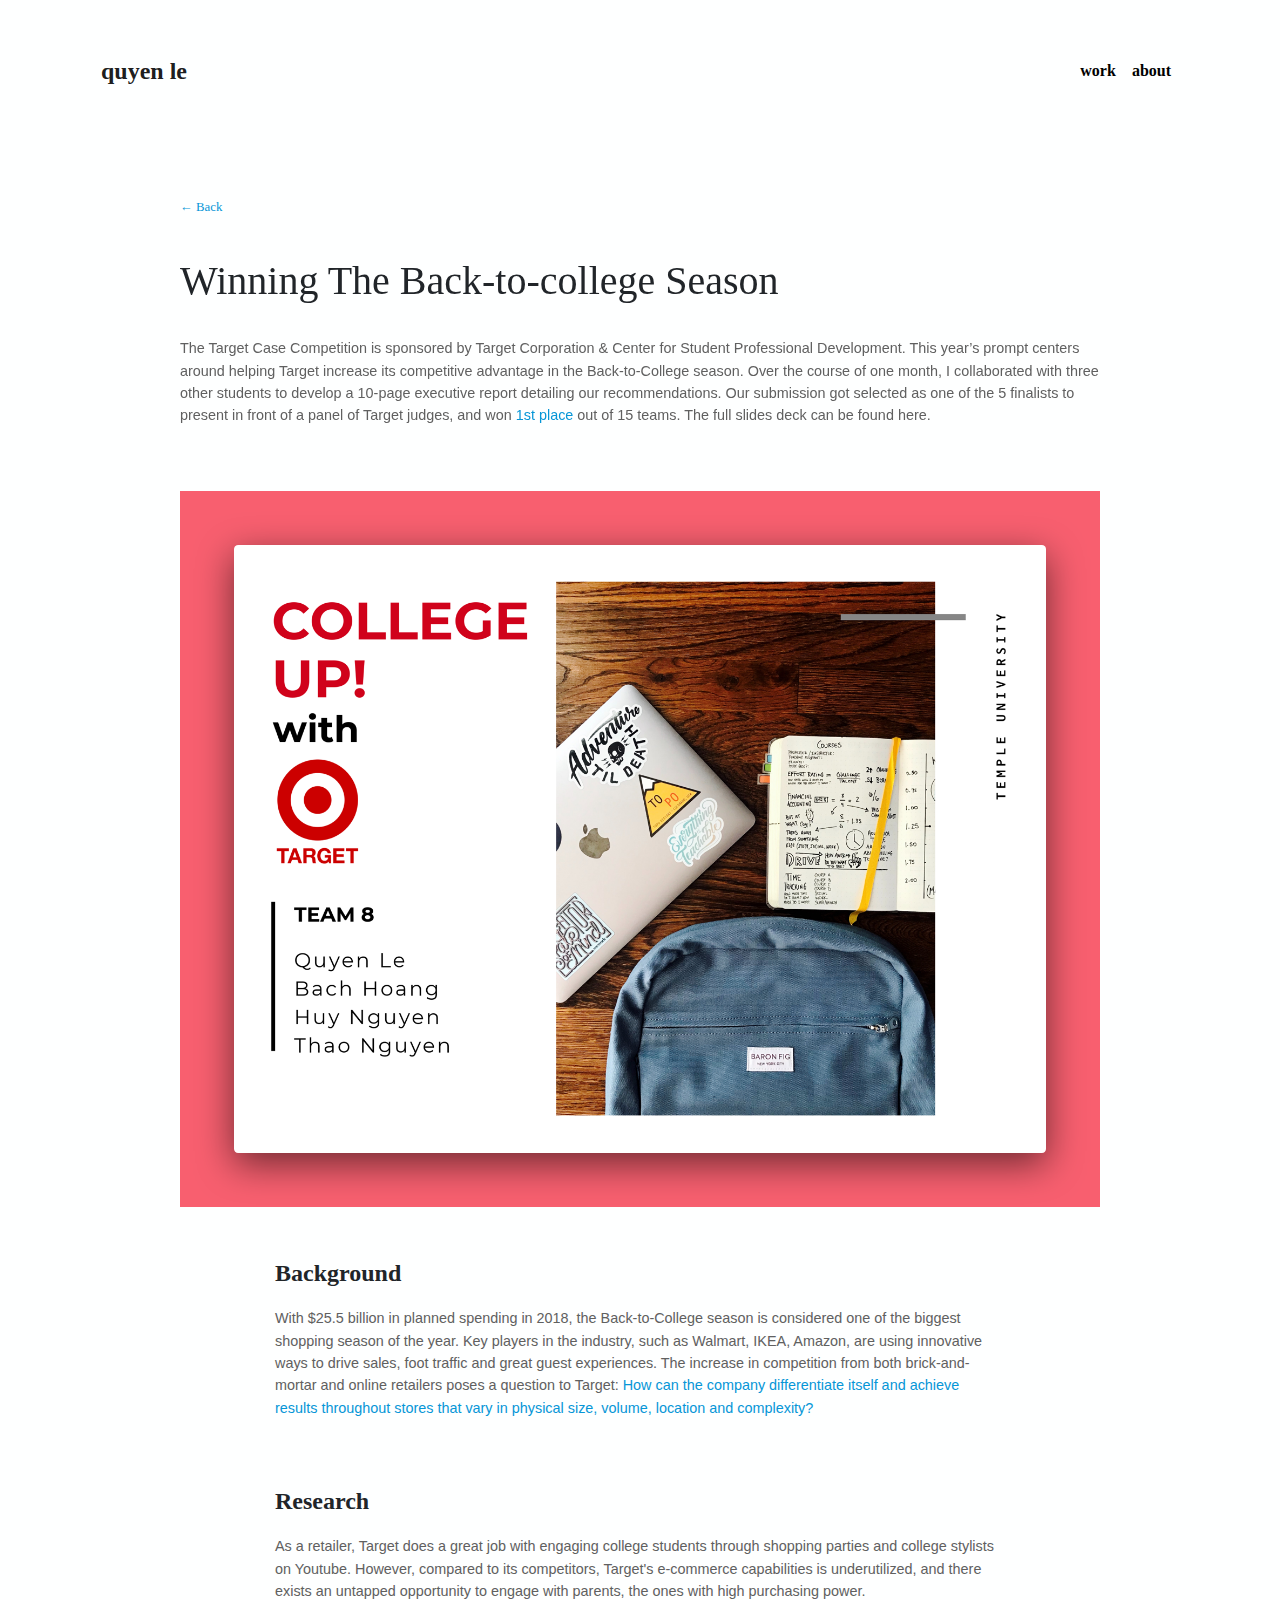
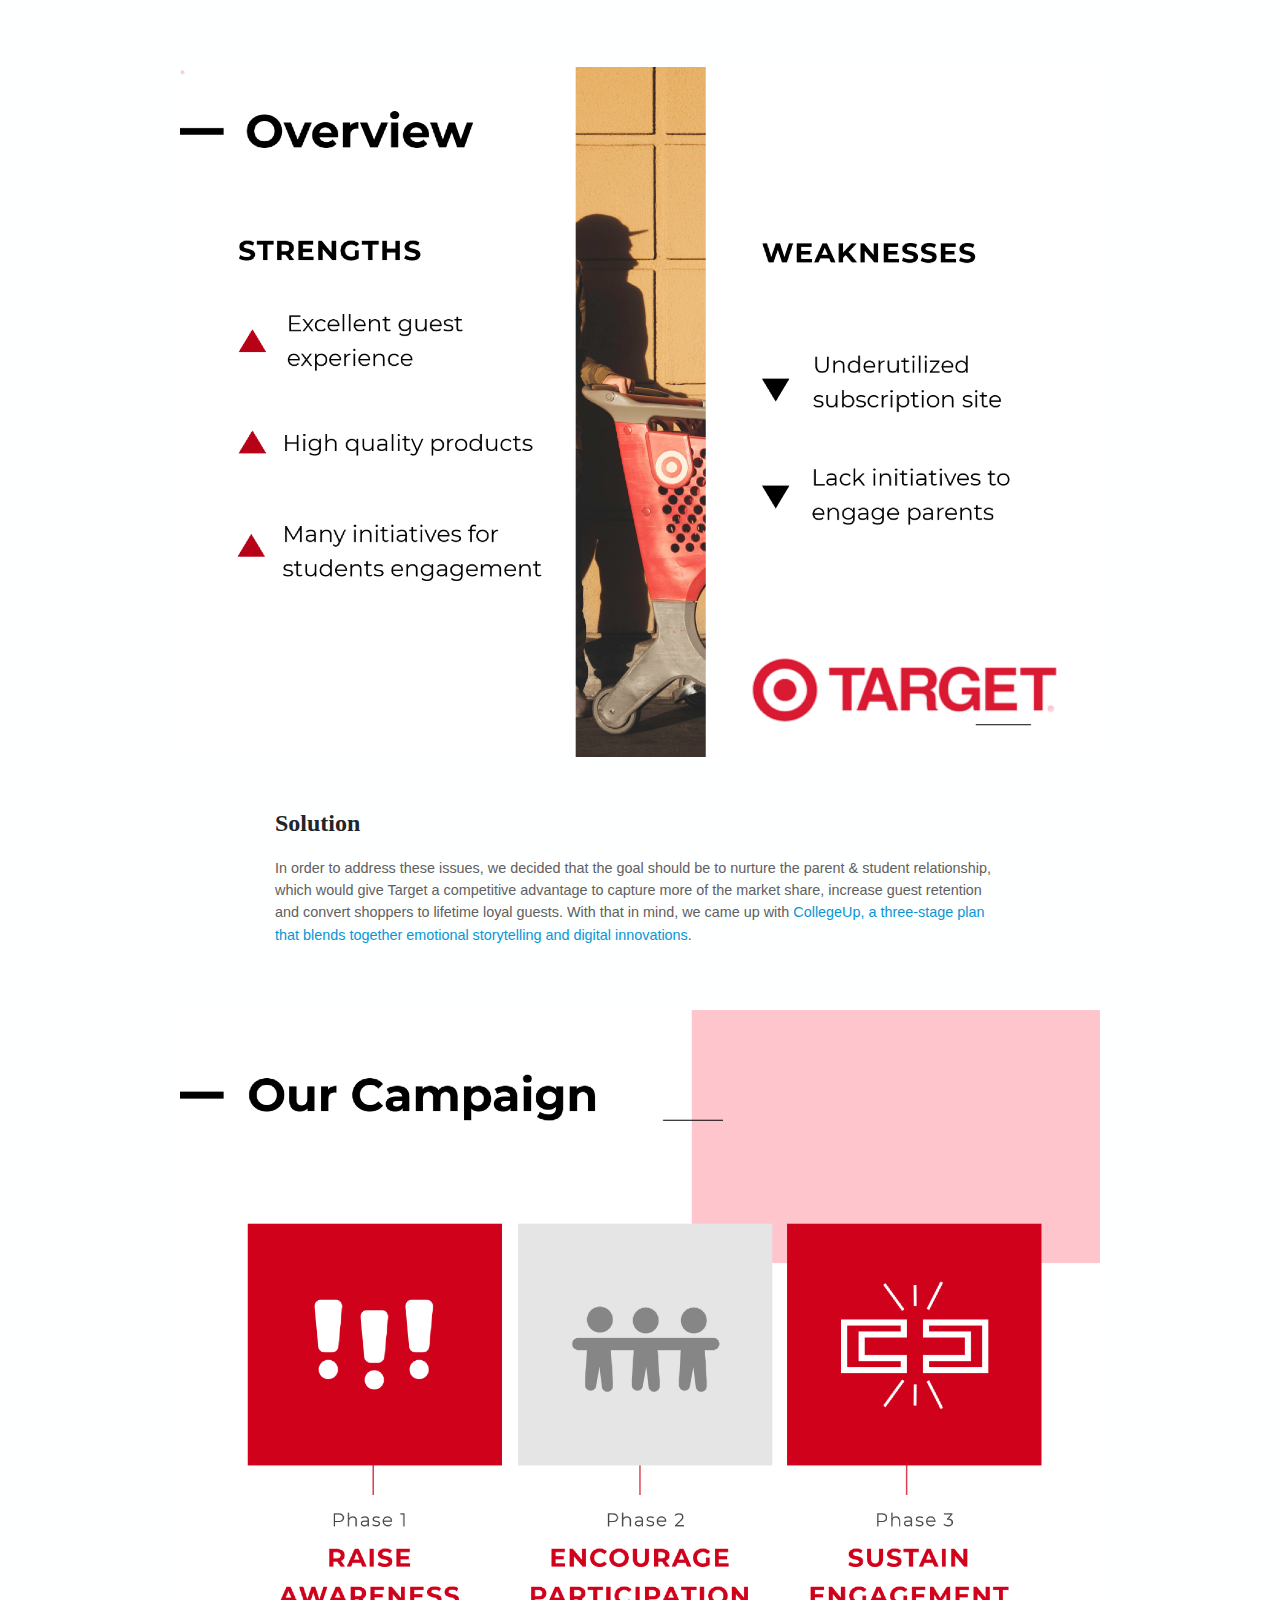
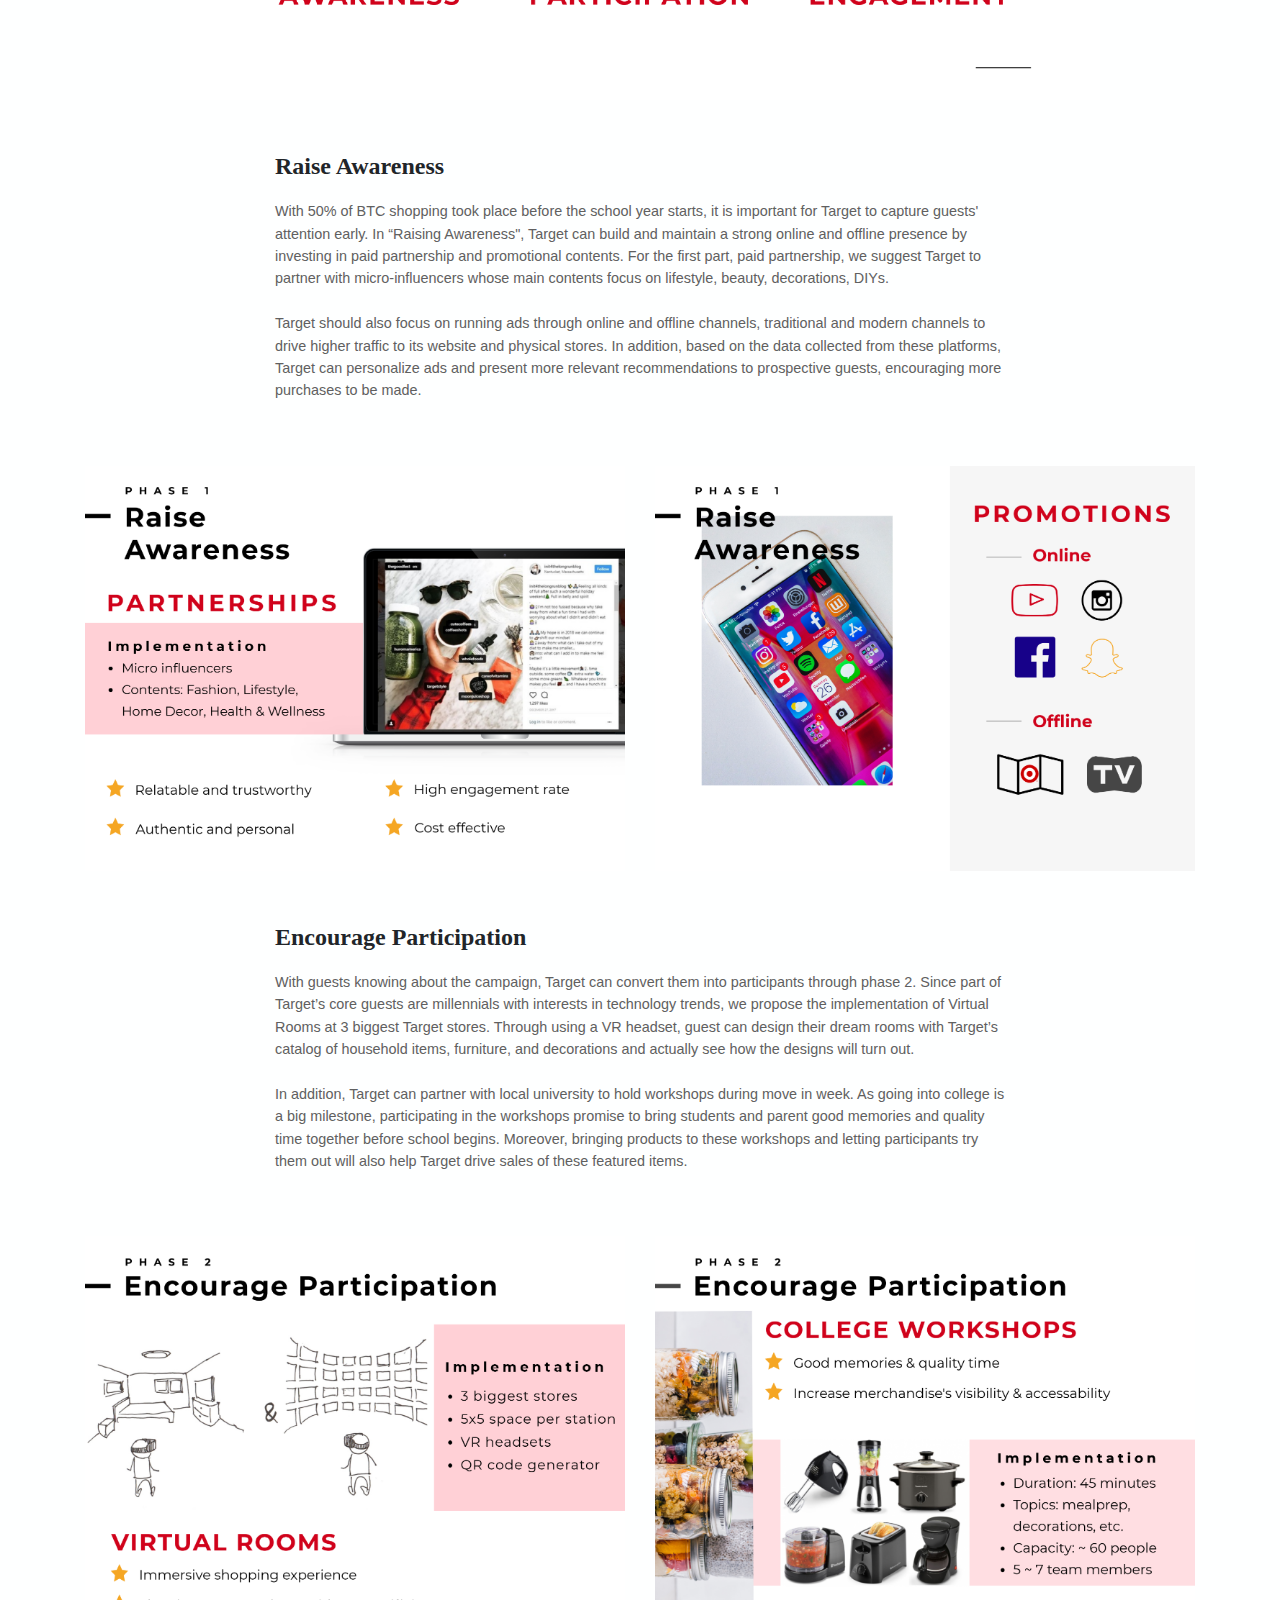
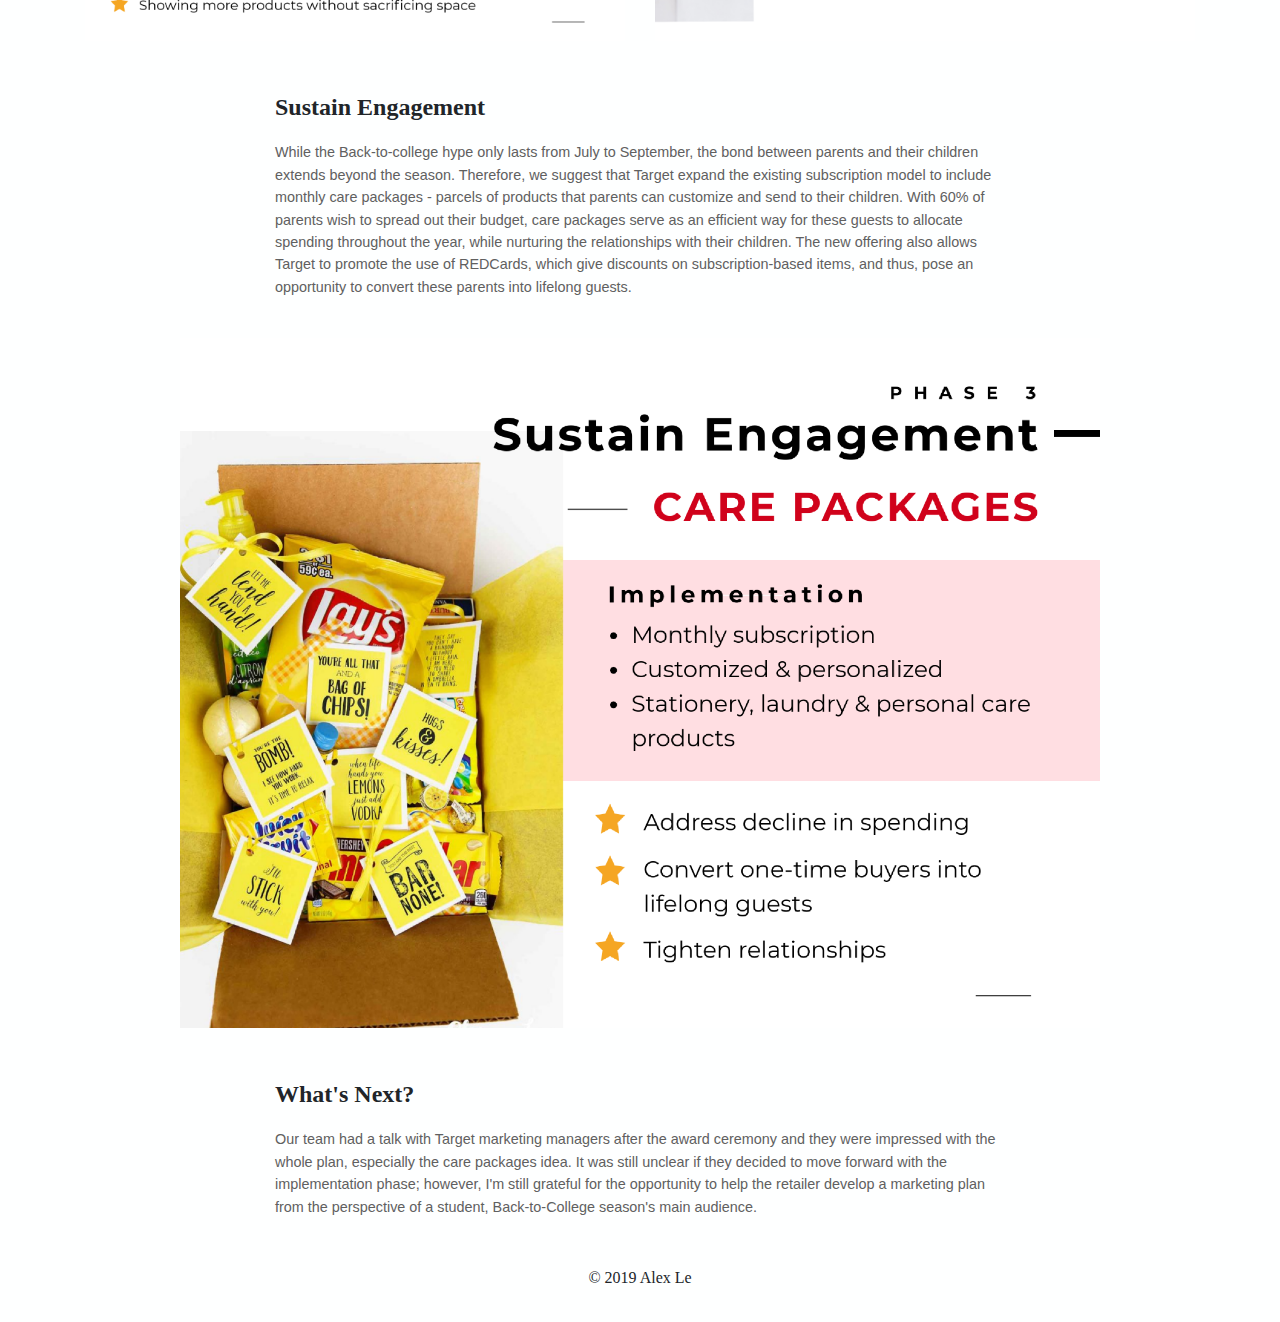
<file: projects/target.html>
<!DOCTYPE html>
<!--[if lt IE 7]>      <html class="no-js lt-ie9 lt-ie8 lt-ie7"> <![endif]-->
<!--[if IE 7]>         <html class="no-js lt-ie9 lt-ie8"> <![endif]-->
<!--[if IE 8]>         <html class="no-js lt-ie9"> <![endif]-->
<!--[if gt IE 8]><!-->
<html class="no-js">
<!--<![endif]-->

<head>
    <meta charset="utf-8">
    <meta http-equiv="X-UA-Compatible" content="IE=edge">
    <meta property="og:image" content="#">
    <title>Winning The Back-to-college Season</title>
    <link rel="icon" href="./media/common/logo.png" type="image/icon type">
    <meta name="description" content="">
    <meta name="viewport" content="width=device-width, initial-scale=1">
    <link rel="stylesheet" href="https://stackpath.bootstrapcdn.com/bootstrap/4.3.1/css/bootstrap.min.css" integrity="sha384-ggOyR0iXCbMQv3Xipma34MD+dH/1fQ784/j6cY/iJTQUOhcWr7x9JvoRxT2MZw1T" crossorigin="anonymous">
    <script src="https://code.jquery.com/jquery-3.3.1.slim.min.js" integrity="sha384-q8i/X+965DzO0rT7abK41JStQIAqVgRVzpbzo5smXKp4YfRvH+8abtTE1Pi6jizo" crossorigin="anonymous"></script>
    <script src="https://cdnjs.cloudflare.com/ajax/libs/popper.js/1.14.7/umd/popper.min.js" integrity="sha384-UO2eT0CpHqdSJQ6hJty5KVphtPhzWj9WO1clHTMGa3JDZwrnQq4sF86dIHNDz0W1" crossorigin="anonymous"></script>
    <script src="https://stackpath.bootstrapcdn.com/bootstrap/4.3.1/js/bootstrap.min.js" integrity="sha384-JjSmVgyd0p3pXB1rRibZUAYoIIy6OrQ6VrjIEaFf/nJGzIxFDsf4x0xIM+B07jRM" crossorigin="anonymous"></script>
    <link rel="stylesheet" href="https://cdnjs.cloudflare.com/ajax/libs/animate.css/3.5.2/animate.min.css">
    <link href="https://unpkg.com/aos@2.3.1/dist/aos.css" rel="stylesheet">
    <link rel="stylesheet" href="../style.css">
    <script src="../script.js" async defer></script>
    <script src="https://unpkg.com/aos@2.3.1/dist/aos.js"></script>
    <style>
        @import url('https://fonts.googleapis.com/css?family=Open+Sans:300,400,600,700,800&display=swap');
        @import url('https://fonts.googleapis.com/css?family=Lora&display=swap');
    </style>
</head>

<body>
    <section id="navbar">
        <div class="container">
            <nav class="navbar navbar-expand-lg navbar-light">
                <a class="navbar-brand" href="../index.html">quyen le</a>
                <button class="navbar-toggler" type="button" data-toggle="collapse" data-target="#navbarNav" aria-controls="navbarNav" aria-expanded="false" aria-label="Toggle navigation">
                            <span class="navbar-toggler-icon"></span>
                        </button>
                <div class="collapse navbar-collapse" id="navbarNav">
                    <ul class="navbar-nav ml-auto">
                        <li class="nav-item">
                            <a class="nav-link" href="../index.html">work</a>
                        </li>
                        <li class="nav-item">
                            <a class="nav-link" href="../about.html">about</a>
                        </li>
                    </ul>
                </div>
            </nav>
        </div>
    </section>
    <!-- Navbar ends -->
    <section id="project-header" class="p-5">
        <div class="container">
            <div class="row">
                <div class="col-0 col-md-1">
                </div>
                <div class="col-1 col-md-3">
                    <p class="arrow">&larr; <a href="../index.html">Back</a></p>
                </div>
            </div>
            <br>
            <div class="row">
                <div class="col-0 col-md-1"></div>
                <div class="col-md-10 intro" data-aos="fade-right">
                    <h1>Winning The Back-to-college Season</h1>
                    <br>
                    <p class="section-intro">The Target Case Competition is sponsored by Target Corporation & Center for Student Professional Development. This year’s prompt centers around helping Target increase its competitive advantage in the Back-to-College season. Over the
                        course of one month, I collaborated with three other students to develop a 10-page executive report detailing our recommendations. Our submission got selected as one of the 5 finalists to present in front of a panel of Target judges,
                        and won <span class="highlight">1st place</span> out of 15 teams. The full slides deck can be found here.
                    </p>
                </div>
            </div>
    </section>

    <section id="cover-photo">
        <div class="container img-container">
            <div class="row">
                <div class="col-0 col-md-1"></div>
                <div class="col-12 col-md-10">
                    <img src="../media/target/target.png" alt="Autodesk University Reporting Dashboard" class="img-fluid">
                </div>
            </div>
        </div>
    </section>

    <section id="problem">
        <div class="container">
            <div class="row">
                <div class="col-0 col-md-2">
                </div>
                <div class="col-12 col-md-8">
                    <p class="section-title">Background</p>
                    <p class="section-intro">With $25.5 billion in planned spending in 2018, the Back-to-College season is considered one of the biggest shopping season of the year. Key players in the industry, such as Walmart, IKEA, Amazon, are using innovative ways to drive
                        sales, foot traffic and great guest experiences. The increase in competition from both brick-and-mortar and online retailers poses a question to Target: <span class="highlight">How can the company differentiate itself and
                        achieve results throughout stores that vary in physical size, volume, location and complexity?</span>
                    </p>
                </div>
            </div>
        </div>
    </section>

    <section id="problem">
        <div class="container">
            <div class="row">
                <div class="col-0 col-md-2">
                </div>
                <div class=" col-12 col-md-8 ">
                    <p class="section-title ">Research</p>
                    <p class="section-intro ">As a retailer, Target does a great job with engaging college students through shopping parties and college stylists on Youtube. However, compared to its competitors, Target's e-commerce capabilities is underutilized, and there exists
                        an untapped opportunity to engage with parents, the ones with high purchasing power.
                    </p>
                </div>
            </div>
        </div>
    </section>

    <section id="problem">
        <div class="container">
            <div class="row">
                <div class="col-0 col-md-1"></div>
                <div class="col-12 col-md-10">
                    <img src="../media/target/research.png" alt="Approach" class="img-fluid">
                </div>
            </div>
        </div>
    </section>

    <section id="problem">
        <div class="container">
            <div class="row">
                <div class="col-0 col-md-2"></div>
                <div class="col-md-8">
                    <p class="section-title">Solution</p>
                    <p class="section-intro">In order to address these issues, we decided that the goal should be to nurture the parent & student relationship, which would give Target a competitive advantage to capture more of the market share, increase guest retention and convert
                        shoppers to lifetime loyal guests. With that in mind, we came up with <span class="highlight">CollegeUp, a three-stage plan that blends together emotional storytelling and digital innovations</span>.</p>
                </div>
            </div>
        </div>
    </section>

    <section id="problem">
        <div class="container">
            <div class="row">
                <div class="col-md-1"></div>
                <div class="col-md-10">
                    <img src="../media/target/solution.png" alt="Target solutions" class="img-fluid">
                </div>
            </div>
        </div>
    </section>

    <section id="problem">
        <div class="container">
            <div class="row">
                <div class="col-0 col-md-2">
                </div>
                <div class=" col-12 col-md-8 ">
                    <p class="section-title ">Raise Awareness</p>
                    <p class="section-intro ">With 50% of BTC shopping took place before the school year starts, it is important for Target to capture guests' attention early. In “Raising Awareness", Target can build and maintain a strong online and offline presence by investing
                        in paid partnership and promotional contents. For the first part, paid partnership, we suggest Target to partner with micro-influencers whose main contents focus on lifestyle, beauty, decorations, DIYs.
                        <br><br>Target should also focus on running ads through online and offline channels, traditional and modern channels to drive higher traffic to its website and physical stores. In addition, based on the data collected from these
                        platforms, Target can personalize ads and present more relevant recommendations to prospective guests, encouraging more purchases to be made.

                    </p>
                </div>
            </div>
        </div>
    </section>

    <section id="problem">
        <div class="container">
            <div class="row">
                <div class="col-0 col-md-6">
                    <img src="../media/target/phase1-1.png" alt=" Feedback from Autodesk employees " class="img-fluid ">
                </div>
                <div class="col-0 col-md-6">
                    <img src="../media/target/phase1-2.png" alt=" Feedback from Autodesk employees " class="img-fluid ">
                </div>
            </div>
        </div>
    </section>

    <section id="problem">
        <div class="container ">
            <div class="row ">
                <div class="col-0 col-md-2 ">
                </div>
                <div class=" col-12 col-md-8 ">
                    <p class="section-title ">Encourage Participation</p>
                    <p class="section-intro ">With guests knowing about the campaign, Target can convert them into participants through phase 2. Since part of Target’s core guests are millennials with interests in technology trends, we propose the implementation of Virtual Rooms
                        at 3 biggest Target stores. Through using a VR headset, guest can design their dream rooms with Target’s catalog of household items, furniture, and decorations and actually see how the designs will turn out.
                        <br><br>In addition, Target can partner with local university to hold workshops during move in week. As going into college is a big milestone, participating in the workshops promise to bring students and parent good memories and
                        quality time together before school begins. Moreover, bringing products to these workshops and letting participants try them out will also help Target drive sales of these featured items.</p>

                </div>
            </div>
        </div>
    </section>

    <section id="problem">
        <div class="container">
            <div class="row">
                <div class="col-0 col-md-6">
                    <img src="../media/target/phase2-1.png" alt=" Feedback from Autodesk employees " class="img-fluid ">
                </div>
                <div class="col-0 col-md-6">
                    <img src="../media/target/phase2-2.png" alt=" Feedback from Autodesk employees " class="img-fluid ">
                </div>
            </div>
        </div>
    </section>

    <section id="problem">
        <div class="container ">
            <div class="row ">
                <div class="col-0 col-md-2 ">
                </div>
                <div class=" col-12 col-md-8 ">
                    <p class="section-title ">Sustain Engagement</p>
                    <p class="section-intro ">While the Back-to-college hype only lasts from July to September, the bond between parents and their children extends beyond the season. Therefore, we suggest that Target expand the existing subscription model to include monthly care
                        packages - parcels of products that parents can customize and send to their children. With 60% of parents wish to spread out their budget, care packages serve as an efficient way for these guests to allocate spending throughout
                        the year, while nurturing the relationships with their children. The new offering also allows Target to promote the use of REDCards, which give discounts on subscription-based items, and thus, pose an opportunity to convert these
                        parents into lifelong guests. </p>
                </div>
            </div>
            <br>
            <div class="row ">
                <div class="col-0 col-md-1 "></div>
                <div class="col-12 col-md-10 ">
                    <img src="../media/target/phase3.png " alt="Approach " class="img-fluid ">
                </div>
            </div>
        </div>
    </section>

    <section id="problem">
        <div class="container ">
            <div class="row ">
                <div class="col-0 col-md-2">
                </div>
                <div class=" col-12 col-md-8 ">
                    <p class="section-title ">What's Next?</p>
                    <p class="section-intro ">Our team had a talk with Target marketing managers after the award ceremony and they were impressed with the whole plan, especially the care packages idea. It was still unclear if they decided to move forward with the implementation
                        phase; however, I'm still grateful for the opportunity to help the retailer develop a marketing plan from the perspective of a student, Back-to-College season's main audience. </p>
                </div>
            </div>
        </div>
    </section>

    <section id="footer">
        <div class="container ">
            <div class="row justify-content-center ">
                <p>© 2019 Alex Le</p>
            </div>
        </div>
    </section>
    <script>
        AOS.init();
    </script>
</body>

</html>
</file>
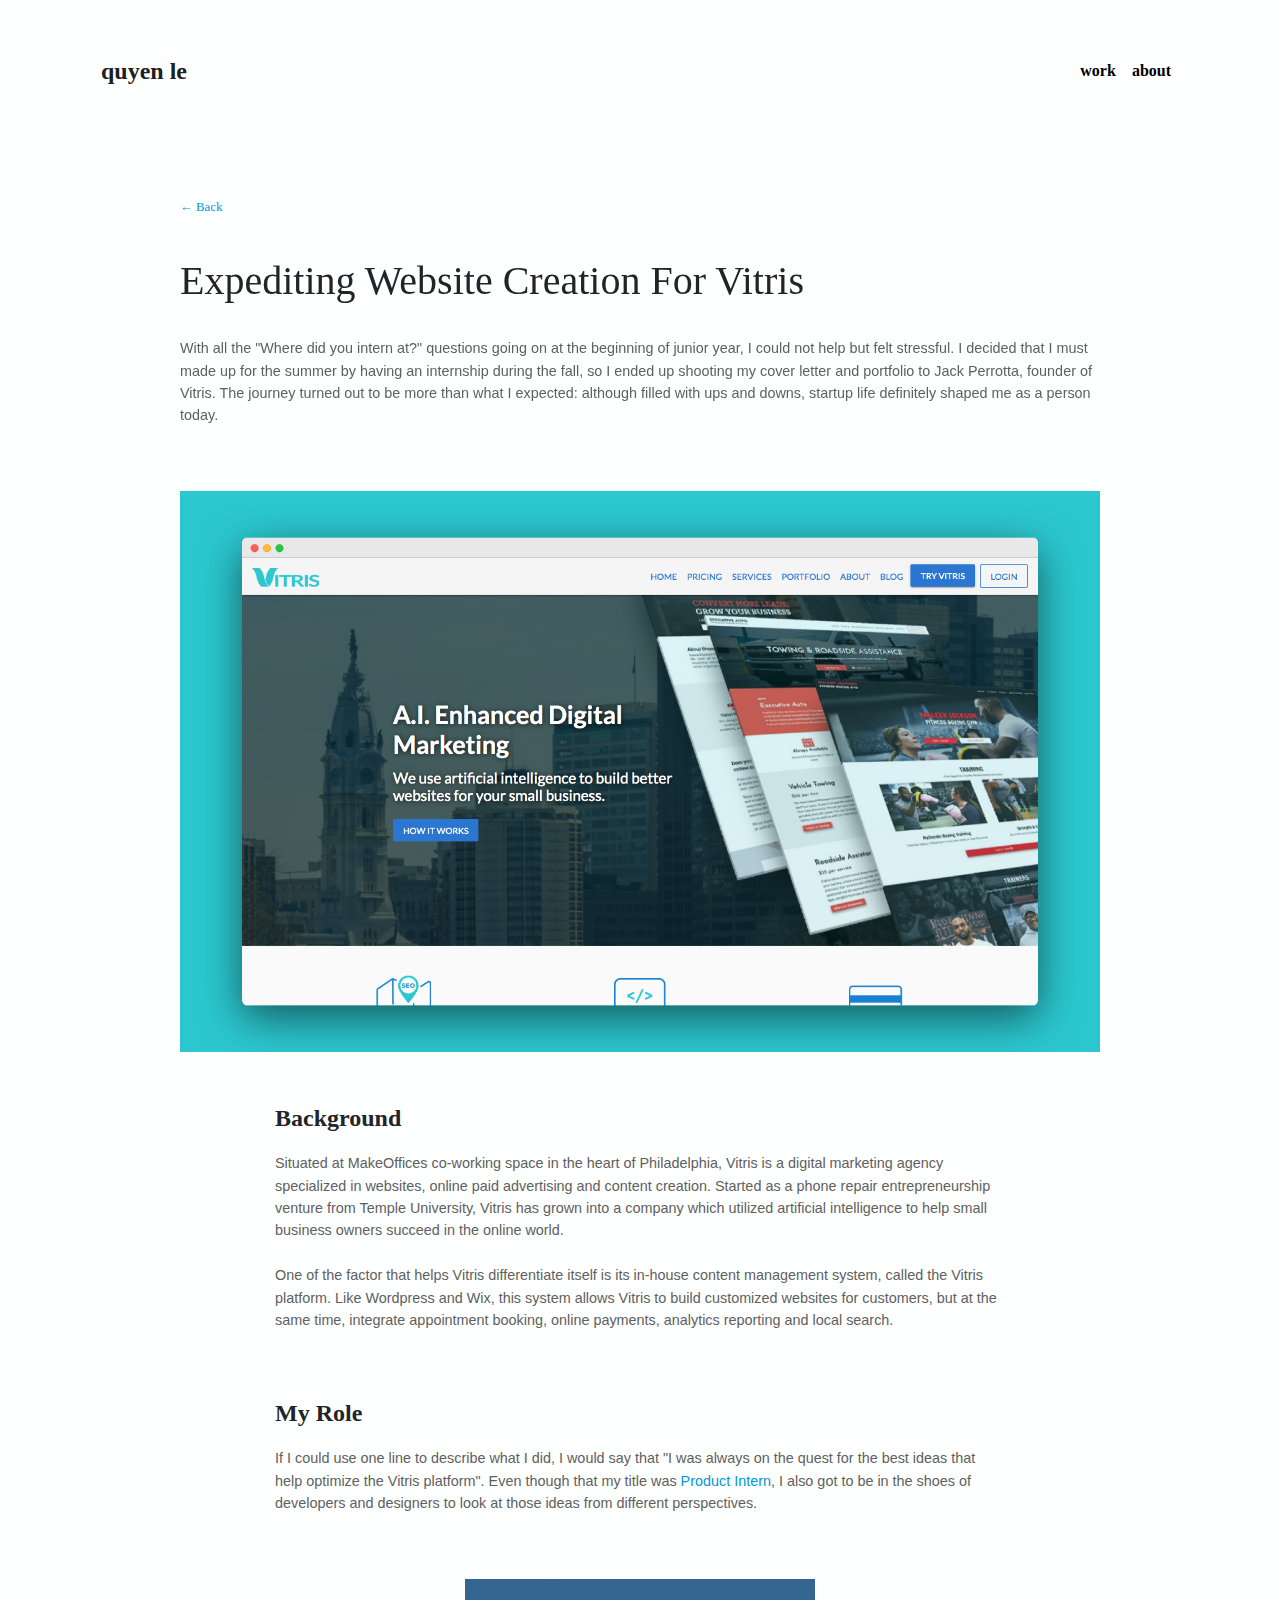
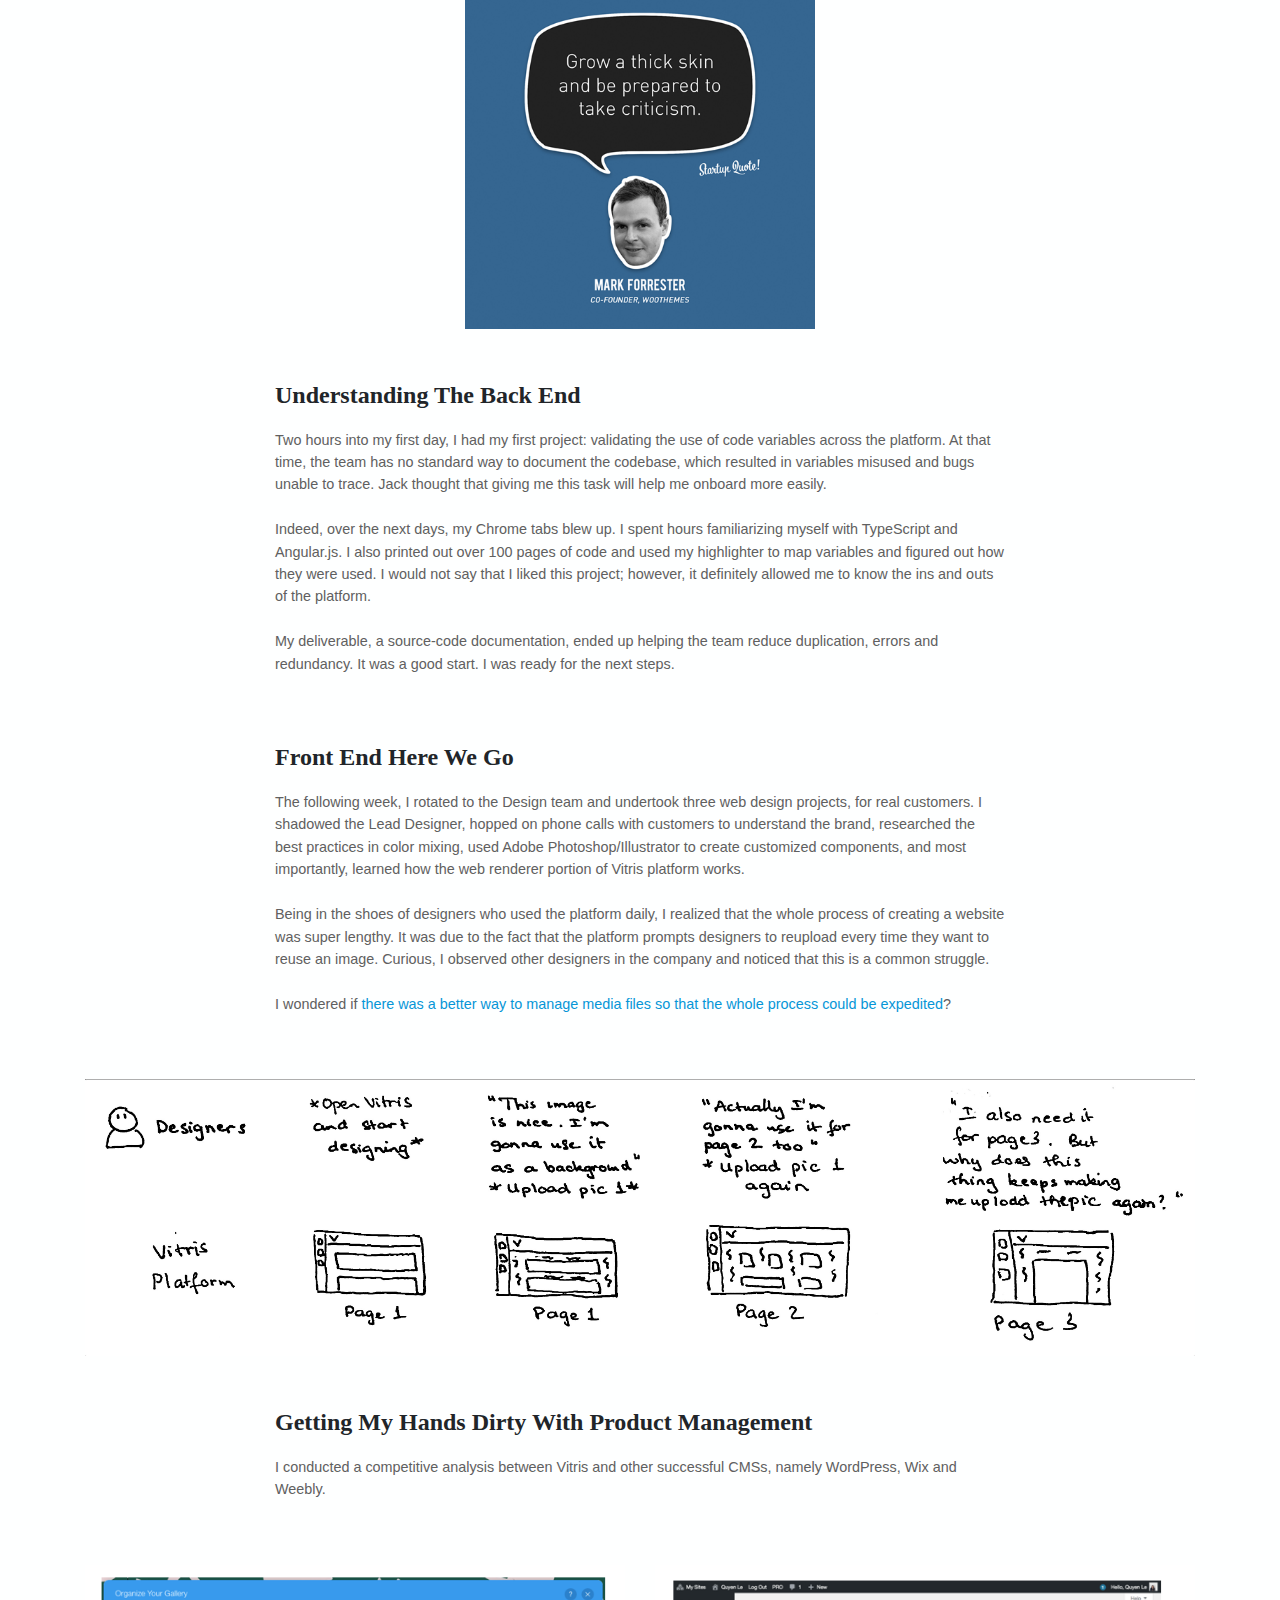
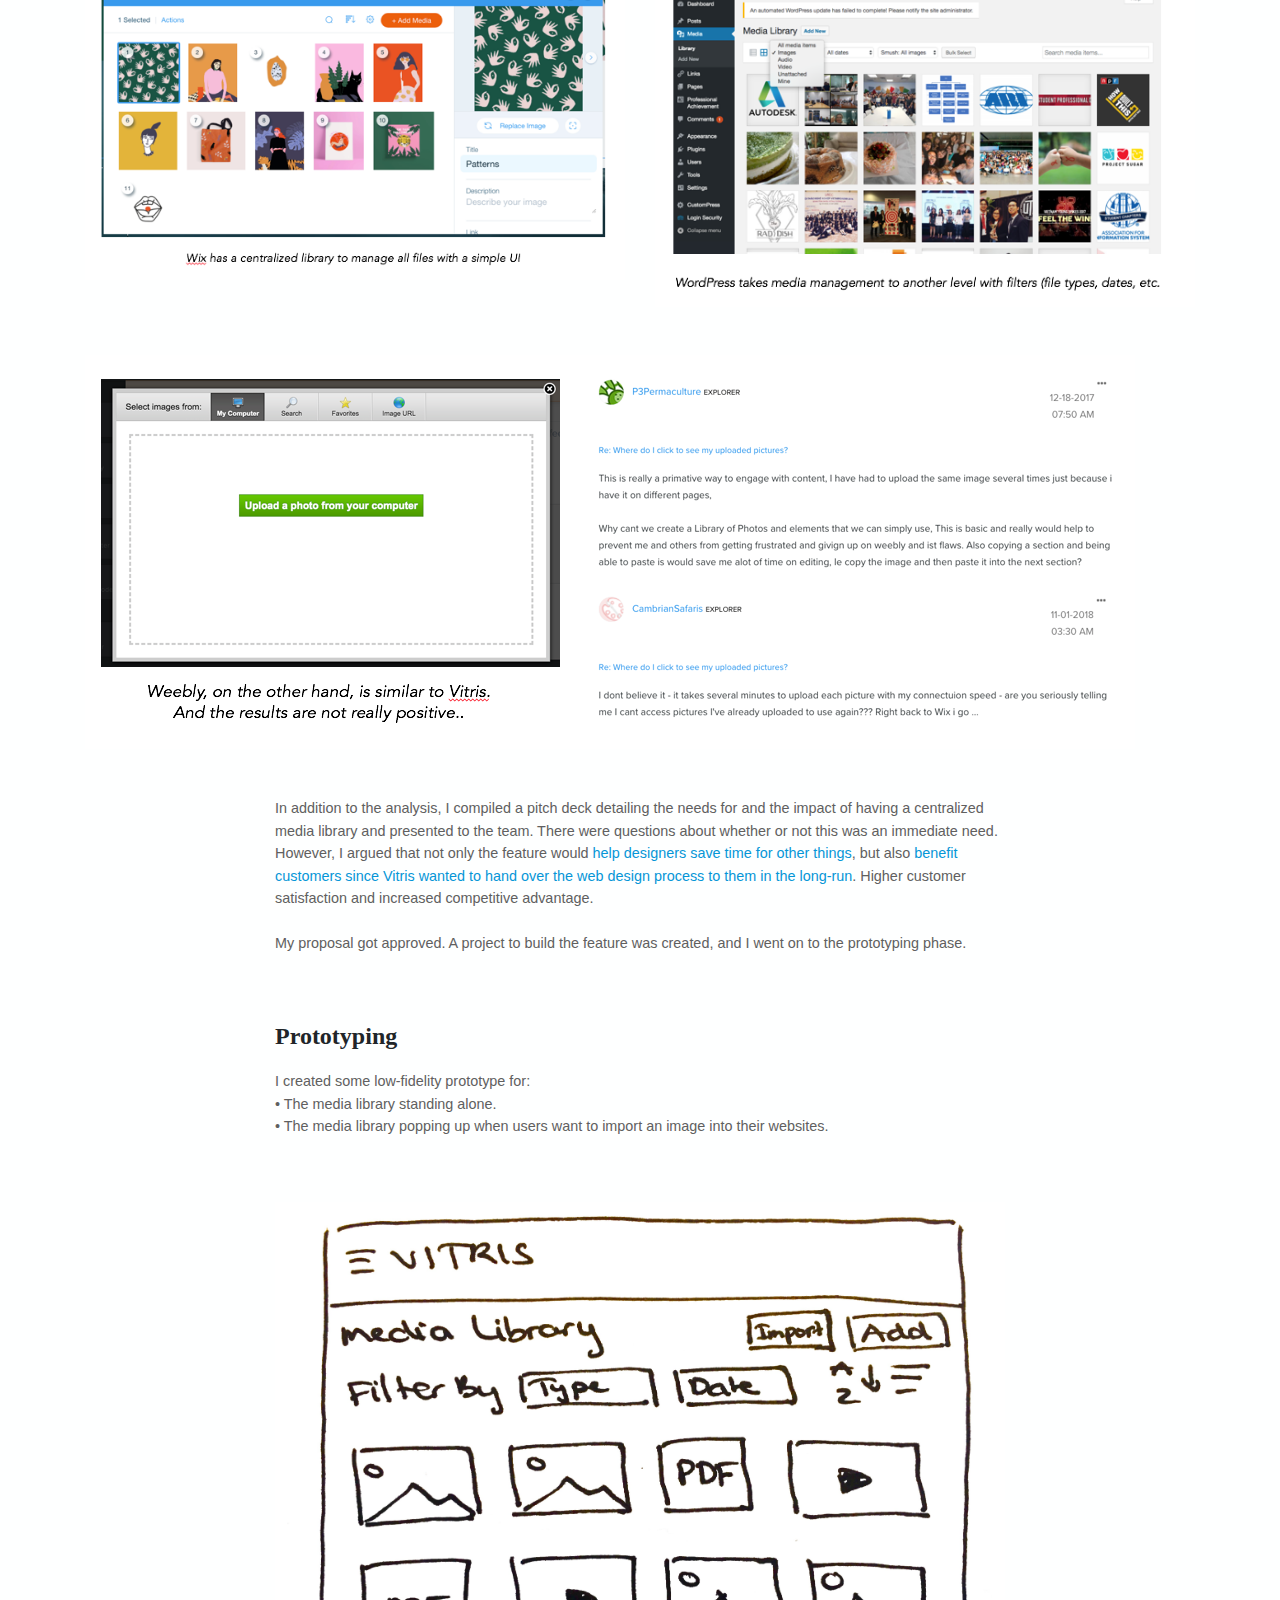
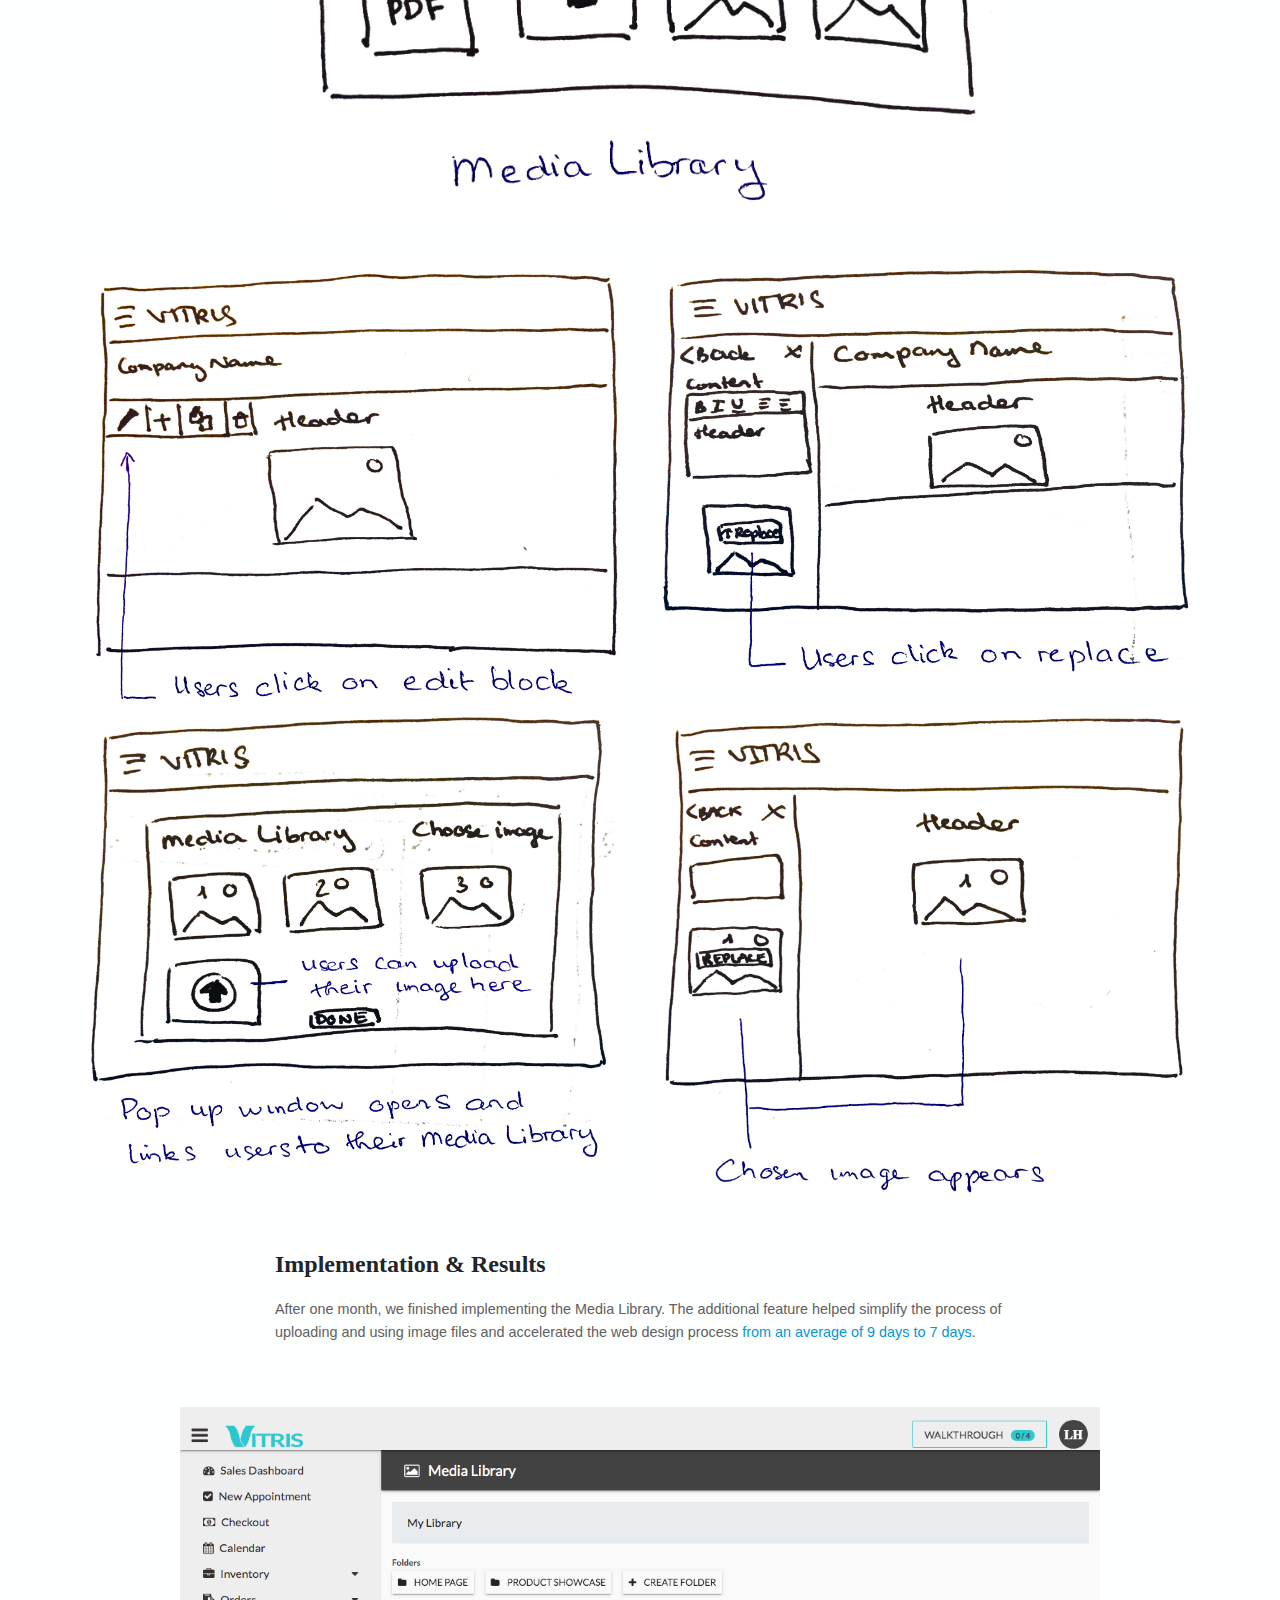
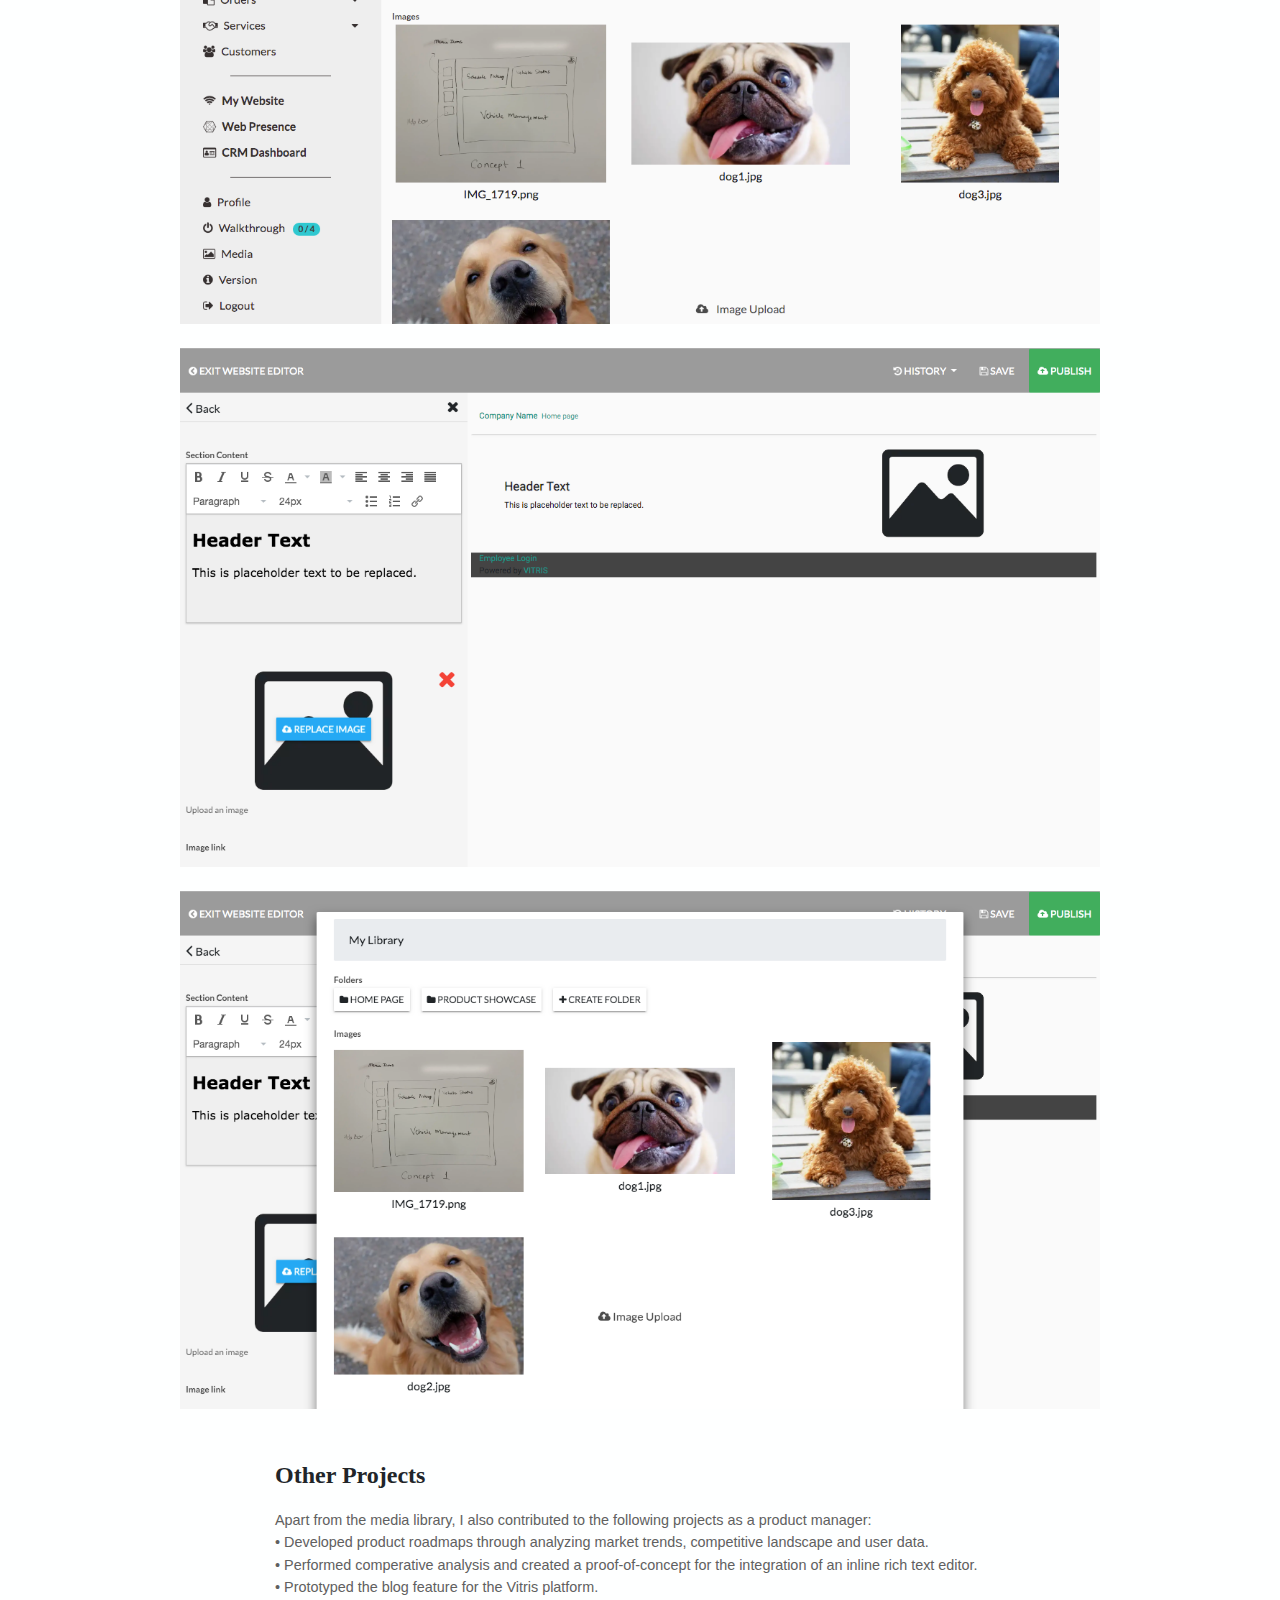
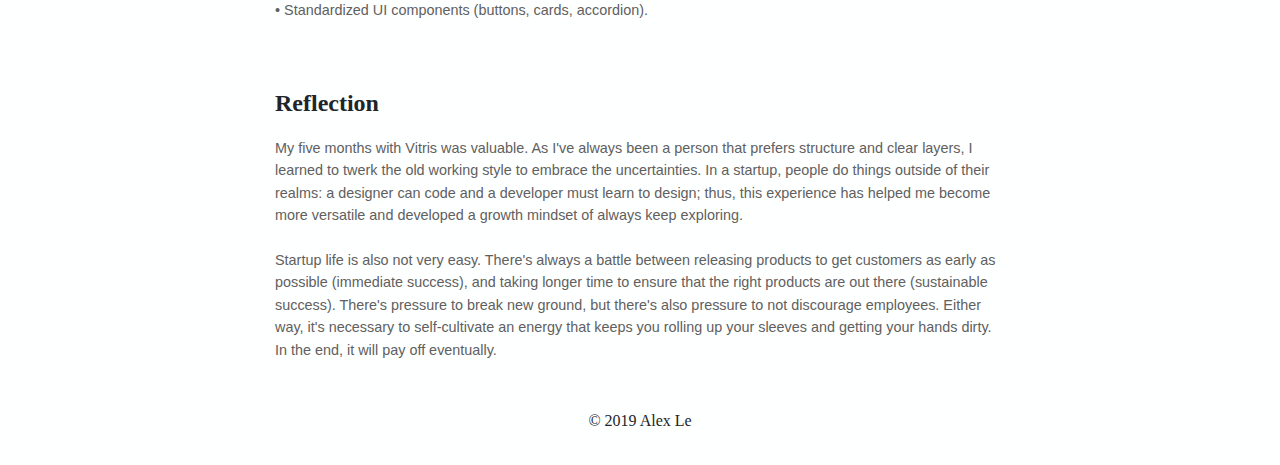
<file: projects/vitris.html>
<!DOCTYPE html>
<!--[if lt IE 7]>      <html class="no-js lt-ie9 lt-ie8 lt-ie7"> <![endif]-->
<!--[if IE 7]>         <html class="no-js lt-ie9 lt-ie8"> <![endif]-->
<!--[if IE 8]>         <html class="no-js lt-ie9"> <![endif]-->
<!--[if gt IE 8]><!-->
<html class="no-js">
<!--<![endif]-->

<head>
    <meta charset="utf-8">
    <meta http-equiv="X-UA-Compatible" content="IE=edge">
    <meta property="og:image" content="#">
    <title>Expediting Website Creation For Vitris</title>
    <link rel="icon" href="./media/common/logo.png" type="image/icon type">
    <link rel="icon" href="./media/common/logo.png" type="image/icon type">
    <meta name="description" content="">
    <meta name="viewport" content="width=device-width, initial-scale=1">
    <link rel="stylesheet" href="https://stackpath.bootstrapcdn.com/bootstrap/4.3.1/css/bootstrap.min.css" integrity="sha384-ggOyR0iXCbMQv3Xipma34MD+dH/1fQ784/j6cY/iJTQUOhcWr7x9JvoRxT2MZw1T" crossorigin="anonymous">
    <script src="https://code.jquery.com/jquery-3.3.1.slim.min.js" integrity="sha384-q8i/X+965DzO0rT7abK41JStQIAqVgRVzpbzo5smXKp4YfRvH+8abtTE1Pi6jizo" crossorigin="anonymous"></script>
    <script src="https://cdnjs.cloudflare.com/ajax/libs/popper.js/1.14.7/umd/popper.min.js" integrity="sha384-UO2eT0CpHqdSJQ6hJty5KVphtPhzWj9WO1clHTMGa3JDZwrnQq4sF86dIHNDz0W1" crossorigin="anonymous"></script>
    <script src="https://stackpath.bootstrapcdn.com/bootstrap/4.3.1/js/bootstrap.min.js" integrity="sha384-JjSmVgyd0p3pXB1rRibZUAYoIIy6OrQ6VrjIEaFf/nJGzIxFDsf4x0xIM+B07jRM" crossorigin="anonymous"></script>
    <link rel="stylesheet" href="https://cdnjs.cloudflare.com/ajax/libs/animate.css/3.5.2/animate.min.css">
    <link href="https://unpkg.com/aos@2.3.1/dist/aos.css" rel="stylesheet">
    <link rel="stylesheet" href="../style.css">
    <script src="../script.js" async defer></script>
    <script src="https://unpkg.com/aos@2.3.1/dist/aos.js"></script>
    <style>
        @import url('https://fonts.googleapis.com/css?family=Open+Sans:300,400,600,700,800&display=swap');
        @import url('https://fonts.googleapis.com/css?family=Lora&display=swap');
    </style>
</head>

<body>
    <section id="navbar">
        <div class="container">
            <nav class="navbar navbar-expand-lg navbar-light">
                <a class="navbar-brand" href="../index.html">quyen le</a>
                <button class="navbar-toggler" type="button" data-toggle="collapse" data-target="#navbarNav" aria-controls="navbarNav" aria-expanded="false" aria-label="Toggle navigation">
                            <span class="navbar-toggler-icon"></span>
                        </button>
                <div class="collapse navbar-collapse" id="navbarNav">
                    <ul class="navbar-nav ml-auto">
                        <li class="nav-item">
                            <a class="nav-link" href="../index.html">work</a>
                        </li>
                        <li class="nav-item">
                            <a class="nav-link" href="../about.html">about</a>
                        </li>
                    </ul>
                </div>
            </nav>
        </div>
    </section>
    <!-- Navbar ends -->
    <section id="project-header" class="p-5">
        <div class="container">
            <div class="row">
                <div class="col-0 col-md-1">
                </div>
                <div class="col-1 col-md-3">
                    <p class="arrow">&larr; <a href="../index.html">Back</a></p>
                </div>
            </div>
            <br>
            <div class="row">
                <div class="col-0 col-md-1"></div>
                <div class="col-md-10 intro" data-aos="fade-right">
                    <h1>Expediting Website Creation For Vitris</h1>
                    <br>
                    <p class="section-intro">With all the "Where did you intern at?" questions going on at the beginning of junior year, I could not help but felt stressful. I decided that I must made up for the summer by having an internship during the fall, so I ended up shooting
                        my cover letter and portfolio to Jack Perrotta, founder of Vitris. The journey turned out to be more than what I expected: although filled with ups and downs, startup life definitely shaped me as a person today.
                    </p>
                </div>
            </div>
    </section>

    <section id="cover-photo">
        <div class="container img-container">
            <div class="row">
                <div class="col-0 col-md-1"></div>
                <div class="col-12 col-md-10">
                    <img src="../media/vitris/vitris.png" alt="Vitris website front page" class="img-fluid">
                </div>
            </div>
        </div>
    </section>

    <section id="problem">
        <div class="container">
            <div class="row">
                <div class="col-0 col-md-2">
                </div>
                <div class="col-12 col-md-8">
                    <p class="section-title">Background</p>
                    <p class="section-intro">Situated at MakeOffices co-working space in the heart of Philadelphia, Vitris is a digital marketing agency specialized in websites, online paid advertising and content creation. Started as a phone repair entrepreneurship venture from
                        Temple University, Vitris has grown into a company which utilized artificial intelligence to help small business owners succeed in the online world.
                        <br><br>One of the factor that helps Vitris differentiate itself is its in-house content management system, called the Vitris platform. Like Wordpress and Wix, this system allows Vitris to build customized websites for customers,
                        but at the same time, integrate appointment booking, online payments, analytics reporting and local search.
                    </p>
                </div>
            </div>
        </div>
    </section>

    <section id="problem">
        <div class="container">
            <div class="row">
                <div class="col-0 col-md-2"></div>
                <div class="col-md-8">
                    <p class="section-title">My Role</p>
                    <p class="section-intro">If I could use one line to describe what I did, I would say that "I was always on the quest for the best ideas that help optimize the Vitris platform". Even though that my title was <span class="highlight">Product Intern</span>, I
                        also got to be in the shoes of developers and designers to look at those ideas from different perspectives.</p>
                </div>
            </div>
        </div>
    </section>

    <section id="problem">
        <div class="container">
            <div class="row">
                <div class="col-0 col-md-4"></div>
                <div class="col-12 col-md-4">
                    <img src="../media/vitris/startup-quote.png" alt="Startup quote from Mark Forrester" class="img-fluid">
                </div>
            </div>
        </div>
    </section>

    <section id="problem">
        <div class="container ">
            <div class="row ">
                <div class="col-0 col-md-2">
                </div>
                <div class=" col-12 col-md-8">
                    <p class="section-title ">Understanding The Back End</p>
                    <p class="section-intro ">Two hours into my first day, I had my first project: validating the use of code variables across the platform. At that time, the team has no standard way to document the codebase, which resulted in variables misused and bugs unable
                        to trace. Jack thought that giving me this task will help me onboard more easily.
                        <br><br>Indeed, over the next days, my Chrome tabs blew up. I spent hours familiarizing myself with TypeScript and Angular.js. I also printed out over 100 pages of code and used my highlighter to map variables and figured out how
                        they were used. I would not say that I liked this project; however, it definitely allowed me to know the ins and outs of the platform.
                        <br><br>My deliverable, a source-code documentation, ended up helping the team reduce duplication, errors and redundancy. It was a good start. I was ready for the next steps.
                </div>
            </div>
        </div>
    </section>

    <section id="problem">
        <div class="container">
            <div class="row">
                <div class="col-0 col-md-2">
                </div>
                <div class=" col-12 col-md-8 ">
                    <p class="section-title ">Front End Here We Go</p>
                    <p class="section-intro ">The following week, I rotated to the Design team and undertook three web design projects, for real customers. I shadowed the Lead Designer, hopped on phone calls with customers to understand the brand, researched the best practices
                        in color mixing, used Adobe Photoshop/Illustrator to create customized components, and most importantly, learned how the web renderer portion of Vitris platform works.
                        <br><br>Being in the shoes of designers who used the platform daily, I realized that the whole process of creating a website was super lengthy. It was due to the fact that the platform prompts designers to reupload every time they
                        want to reuse an image. Curious, I observed other designers in the company and noticed that this is a common struggle.
                        <br><br>I wondered if <span class="highlight">there was a better way to manage media files so that the whole process could be expedited</span>?
                    </p>
                </div>
            </div>
        </div>
    </section>


    <section id="problem">
        <div class="container">
            <div class="row">
                <div class="col-12 col-md-12">
                    <img src="../media/vitris/web-design-process.jpg" alt="Web Design Process" class="img-fluid">
                </div>
            </div>
        </div>
    </section>

    <section id="problem">
        <div class="container">
            <div class="row">
                <div class="col-0 col-md-2"></div>
                <div class="col-md-8">
                    <p class="section-title">Getting My Hands Dirty With Product Management</p>
                    <p class="section-intro">I conducted a competitive analysis between Vitris and other successful CMSs, namely WordPress, Wix and Weebly.</p>
                </div>
            </div>
        </div>
    </section>

    <section id="problem">
        <div class="container">
            <div class="row">
                <div class="col-0 col-md-6">
                    <img src="../media/vitris/wix.png" alt=" Wix's media library" class="img-fluid ">
                </div>
                <div class="col-0 col-md-6">
                    <img src="../media/vitris/wordpress.png" alt=" WordPress' media library" class="img-fluid ">
                </div>
            </div>
        </div>
    </section>

    <section id="problem">
        <div class="container">
            <div class="row">
                <div class="col-12 col-md-12">
                    <img src="../media/vitris/weebly.png" alt="Web Design Process" class="img-fluid">
                </div>
            </div>
        </div>
    </section>

    <section id="problem">
        <div class="container">
            <div class="row">
                <div class="col-0 col-md-2"></div>
                <div class="col-12 col-md-8">
                    <p class="section-intro">In addition to the analysis, I compiled a pitch deck detailing the needs for and the impact of having a centralized media library and presented to the team. There were questions about whether or not this was an immediate need. However,
                        I argued that not only the feature would <span class="highlight">help designers save time for other things</span>, but also <span class="highlight">benefit customers since Vitris wanted to hand over the web design process to them in the long-run</span>.
                        Higher customer satisfaction and increased competitive advantage.
                        <br><br>My proposal got approved. A project to build the feature was created, and I went on to the prototyping phase.</p>
                </div>
            </div>
        </div>
    </section>

    <section id="problem">
        <div class="container ">
            <div class="row ">
                <div class="col-0 col-md-2 ">
                </div>
                <div class=" col-12 col-md-8 ">
                    <p class="section-title ">Prototyping</p>
                    <p class="section-intro ">I created some low-fidelity prototype for:
                        <br> &#8226; The media library standing alone.
                        <br> &#8226; The media library popping up when users want to import an image into their websites.
                    </p>
                </div>
            </div>
        </div>
    </section>

    <section id="problem">
        <div class="container">
            <div class="row">
                <div class="col-0 col-md-2"></div>
                <div class="col-0 col-md-8">
                    <img src="../media/vitris/Prototype Media Library.jpg" alt="Media Library" class="img-fluid ">
                </div>
            </div>
        </div>
    </section>

    <section id="problem">
        <div class="container">
            <div class="row">
                <div class="col-0 col-md-6">
                    <img src="../media/vitris/Prototype 1.jpg" alt="Prototype 1" class="img-fluid ">
                </div>
                <div class="col-0 col-md-6">
                    <img src="../media/vitris/Prototype 2.jpg" alt="Prototype 2" class="img-fluid ">
                </div>
            </div>
            <div class="row">
                <div class="col-0 col-md-6">
                    <img src="../media/vitris/Prototype 3.jpg" alt="Prototype 3" class="img-fluid ">
                </div>
                <div class="col-0 col-md-6">
                    <img src="../media/vitris/Prototype 4.jpg" alt="Prototype 4" class="img-fluid ">
                </div>
            </div>
        </div>
    </section>

    <section id="problem">
        <div class="container ">
            <div class="row ">
                <div class="col-0 col-md-2">
                </div>
                <div class=" col-12 col-md-8">
                    <p class="section-title ">Implementation & Results</p>
                    <p class="section-intro ">After one month, we finished implementing the Media Library. The additional feature helped simplify the process of uploading and using image files and accelerated the web design process <span class="highlight">from an average of 9 days to 7 days</span>.
                </div>
            </div>
        </div>
    </section>

    <section id="problem">
        <div class="container">
            <div class="row">
                <div class="col-0 col-md-1"></div>
                <div class="col-0 col-md-10">
                    <img src="../media/vitris/Official 1.png" alt="Media Library" class="img-fluid ">
                </div>
            </div>
            <br>
            <div class="row">
                <div class="col-0 col-md-1"></div>
                <div class="col-0 col-md-10">
                    <img src="../media/vitris/Official 2.png" alt="Media Library" class="img-fluid ">
                </div>
            </div>
            <br>
            <div class="row">
                <div class="col-0 col-md-1"></div>
                <div class="col-0 col-md-10">
                    <img src="../media/vitris/Official 3.png" alt="Media Library" class="img-fluid ">
                </div>
            </div>
        </div>
    </section>

    <section id="problem">
        <div class="container ">
            <div class="row ">
                <div class="col-0 col-md-2 ">
                </div>
                <div class=" col-12 col-md-8 ">
                    <p class="section-title ">Other Projects</p>
                    <p class="section-intro ">Apart from the media library, I also contributed to the following projects as a product manager:
                        <br> &#8226; Developed product roadmaps through analyzing market trends, competitive landscape and user data.
                        <br> &#8226; Performed comperative analysis and created a proof-of-concept for the integration of an inline rich text editor.
                        <br> &#8226; Prototyped the blog feature for the Vitris platform.
                        <br> &#8226; Standardized UI components (buttons, cards, accordion).
                    </p>
                </div>
            </div>
        </div>
    </section>

    <section id="problem">
        <div class="container ">
            <div class="row ">
                <div class="col-0 col-md-2">
                </div>
                <div class=" col-12 col-md-8">
                    <p class="section-title ">Reflection</p>
                    <p class="section-intro ">My five months with Vitris was valuable. As I've always been a person that prefers structure and clear layers, I learned to twerk the old working style to embrace the uncertainties. In a startup, people do things outside of their realms:
                        a designer can code and a developer must learn to design; thus, this experience has helped me become more versatile and developed a growth mindset of always keep exploring.
                        <br><br>Startup life is also not very easy. There's always a battle between releasing products to get customers as early as possible (immediate success), and taking longer time to ensure that the right products are out there (sustainable
                        success). There's pressure to break new ground, but there's also pressure to not discourage employees. Either way, it's necessary to self-cultivate an energy that keeps you rolling up your sleeves and getting your hands dirty.
                        In the end, it will pay off eventually.
                </div>
            </div>
        </div>
    </section>

    <section id="footer">
        <div class="container ">
            <div class="row justify-content-center ">
                <p>© 2019 Alex Le</p>
            </div>
        </div>
    </section>
    <script>
        AOS.init();
    </script>
</body>

</html>
</file>
<file: style.css>
body {
    background: #feffff;
    font-family: 'PT Serif', serif;
}

.navbar {
    padding-top: 3rem;
}

.navbar-brand {
    font-weight: 700;
    font-size: 1.5rem;
}

.navbar-light .navbar-nav .nav-link {
    font-weight: 600;
    color: #000000;
}

#intro {
    margin-top: 4rem;
}

#projects {
    margin-top: 6.5rem;
}

h1,
h5 {
    font-weight: 300;
}

.card-title {
    color: black;
}

.card {
    margin-top: 1.5rem;
    border: none;
    text-align: left;
}

.card-img-top {
    background: #f8f8f8;
}

.card-body {
    padding-left: 0;
    padding-right: 0;
}

.project-tag {
    color: grey;
    font-weight: 300;
    font-size: 0.8rem;
    font-family: 'Roboto', sans-serif;
}

.card-title {
    font-weight: 400;
}

#competitions {
    margin-top: 7rem;
}

#side-projects {
    margin-top: 7rem;
    margin-bottom: 4rem;
}

.section-title {
    font-size: 1.5rem;
    font-weight: 700;
}

.section-intro {
    color: #606060;
    font-weight: 300;
    font-size: 0.9rem;
    line-height: 1.4rem;
    font-family: 'Roboto', sans-serif;
}

#about {
    margin-top: 1.5rem;
    margin-bottom: 3.5rem;
}

#footer {
    margin-bottom: 1rem;
}

.contact {
    margin-top: 2rem;
}

.contact-items {
    float: left;
    margin-right: 2rem;
    font-weight: 300;
    font-family: 'Roboto', sans-serif;
}

.contact-items a:hover {
    color: #000000;
}

.contact-items a {
    color: #0696D7;
}

#propic {
    max-width: 100%;
    padding-left: 1rem;
}

.about-detailed {
    padding-left: 2rem;
    padding-top: 2rem;
    text-align: justify;
}

#project-cover img {
    align-content: center;
}

.highlight {
    color: #0696D7;
}

#cover-photo {
    margin-bottom: 3rem;
}

#problem {
    margin-top: 3rem;
    margin-bottom: 2rem;
}

#project-header {
    margin-top: 3rem;
}

.card-text {
    margin-top: -0.5rem;
    color: #2E2E2E;
    font-weight: 400;
    font-size: 0.85rem;
    line-height: 1.4rem;
}

.arrow,
.arrow a {
    color: #0696D7;
    font-weight: 300;
    font-size: 0.8rem;
}

.arrow a:hover {
    color: #000000;
}

#archived-projects {
    padding-bottom: 1.5rem;
}

#archived {
    margin-bottom: 4rem;
}

.archived,
.archived a {
    font-weight: 300;
    color: #0696D7;
}

.archived a:hover {
    color: #000000;
}

img {
    transition: 0.25s;
}
img:hover {
    transform: scale(1.02);
}

/*media queries*/


/*small*/

@media (max-width: 762px) {
    #projects,
    #competitions,
    #side-projects {
        margin-top: 2rem;
    }
    #intro {
        margin-top: 1rem;
        margin-bottom: 2rem;
    }
    .navbar {
        padding-top: 1rem;
    }
    #propic {
        padding-left: 0;
    }
    .about-detailed {
        padding-left: 0;
    }
    h1 {
        font-size: 2rem;
    }
    h5 {
        font-size: 1rem;
    }
    .contact-items {
        margin-right: 1.5rem;
    }
}
</file>
